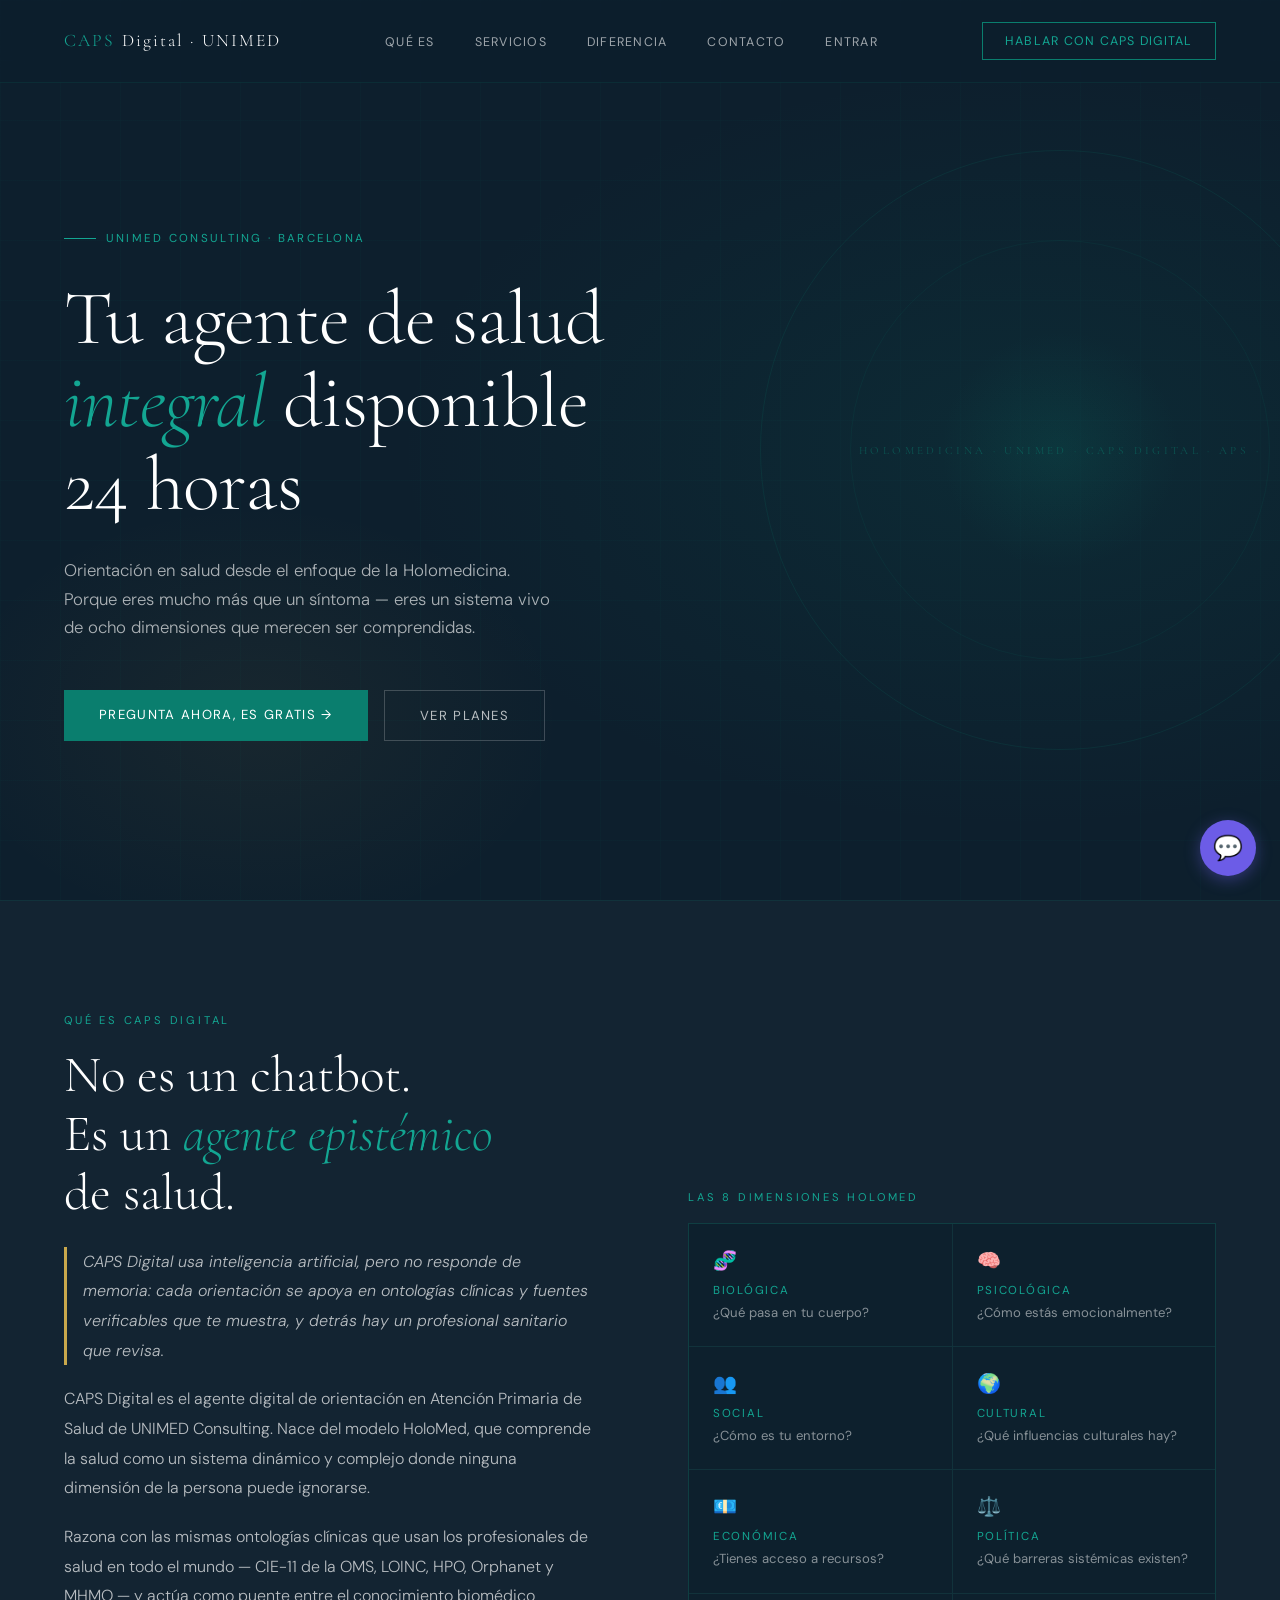
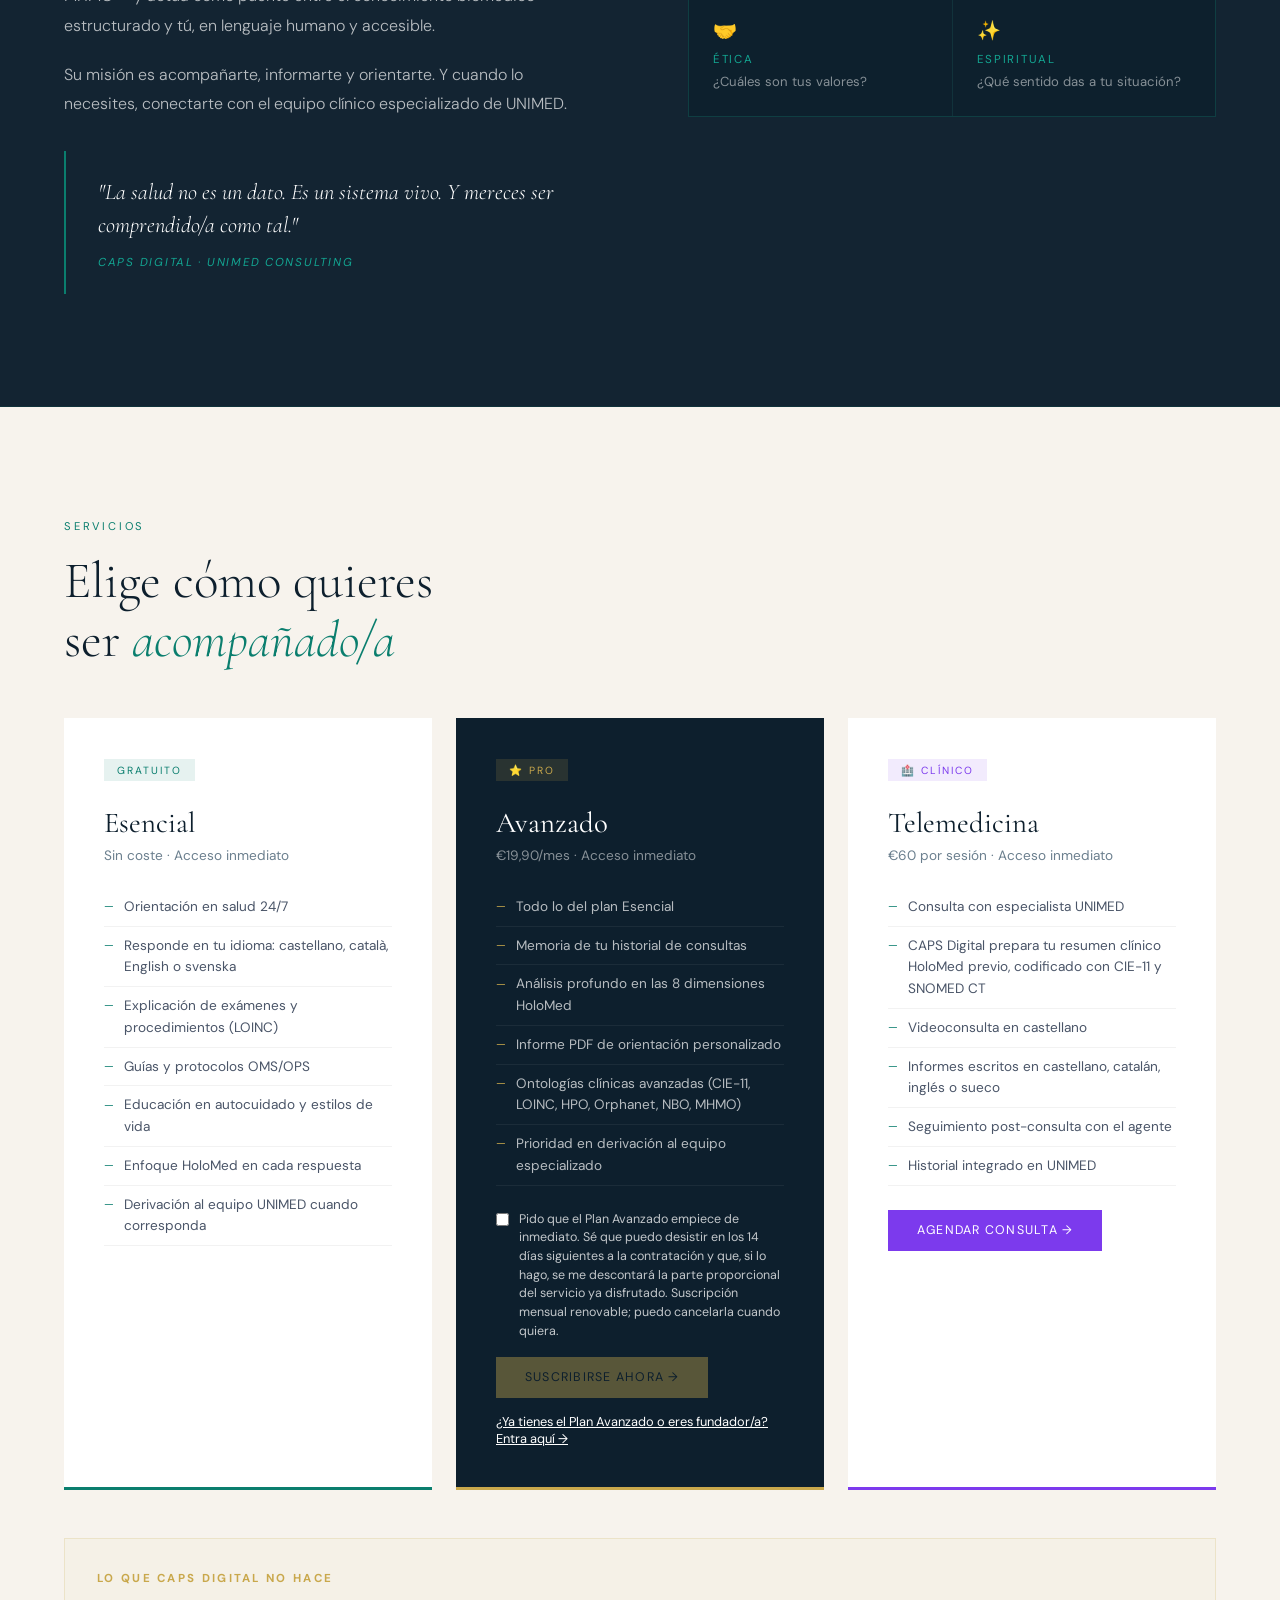
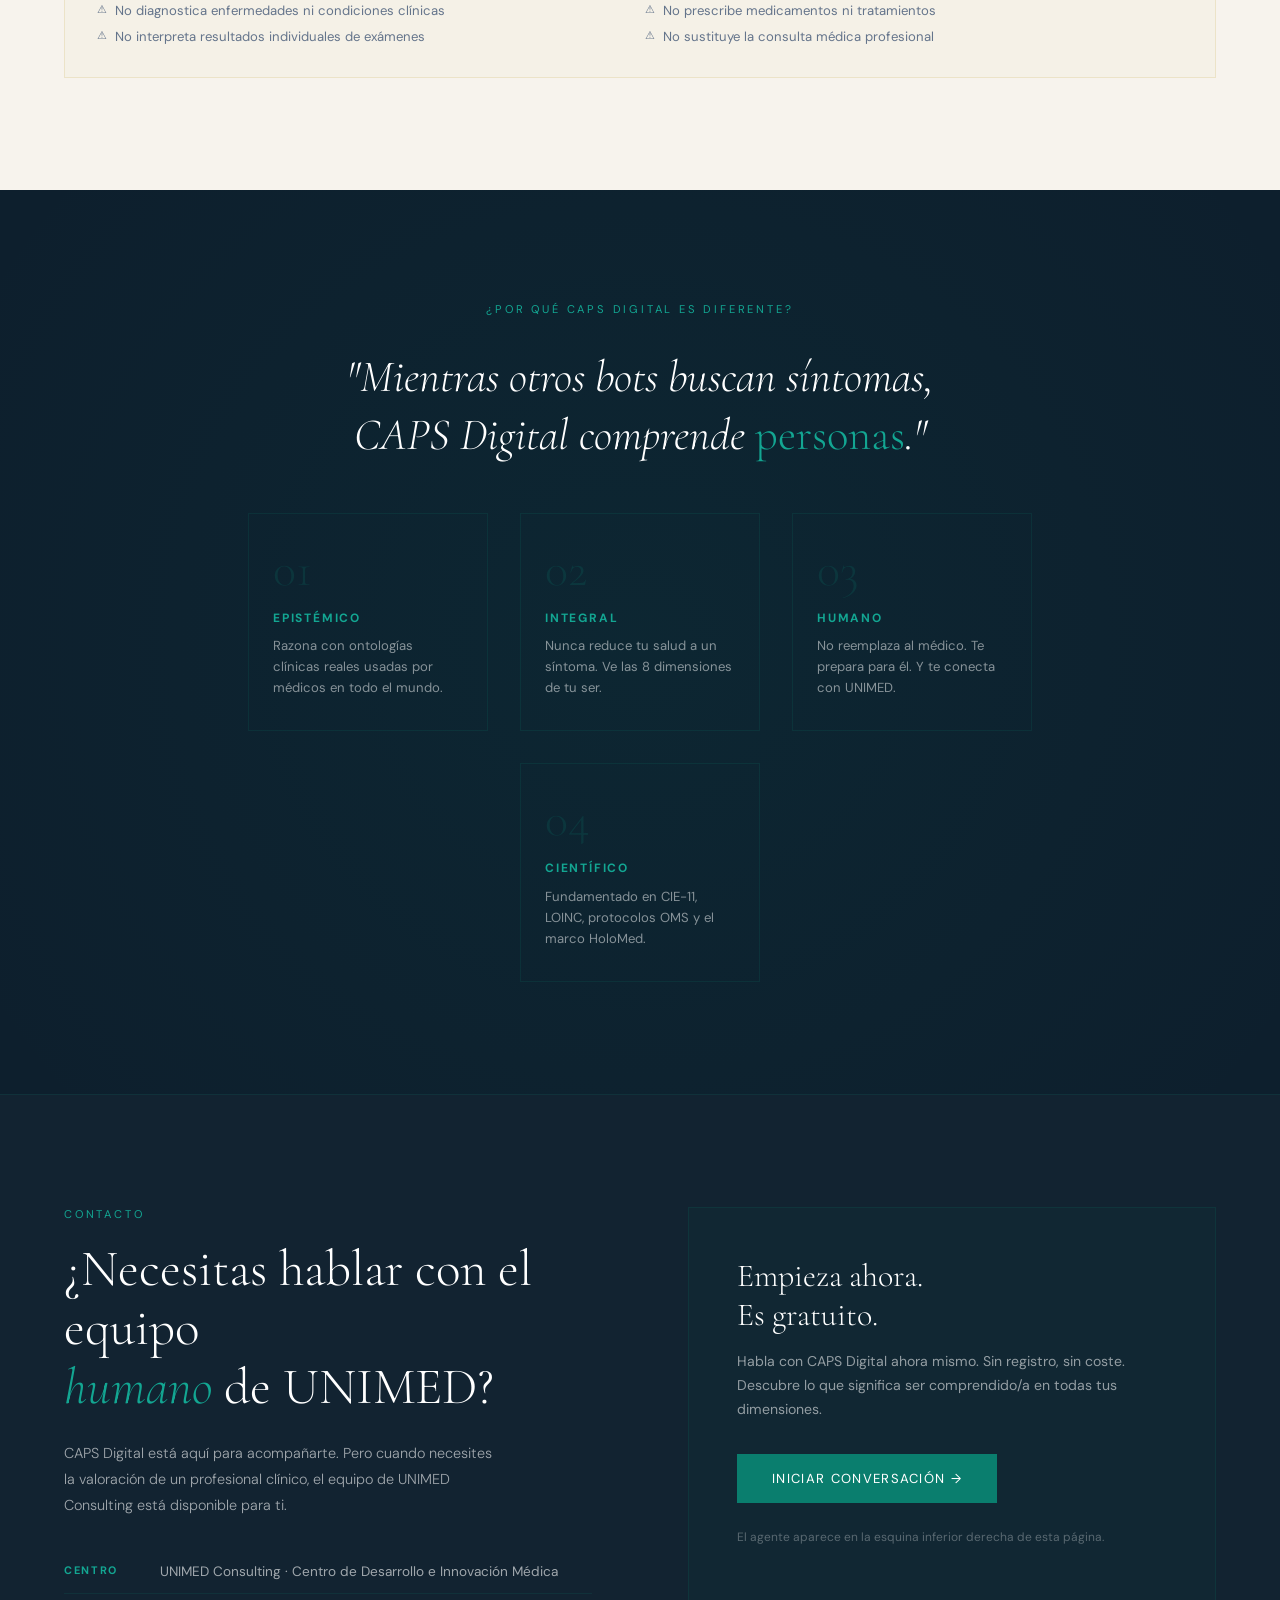
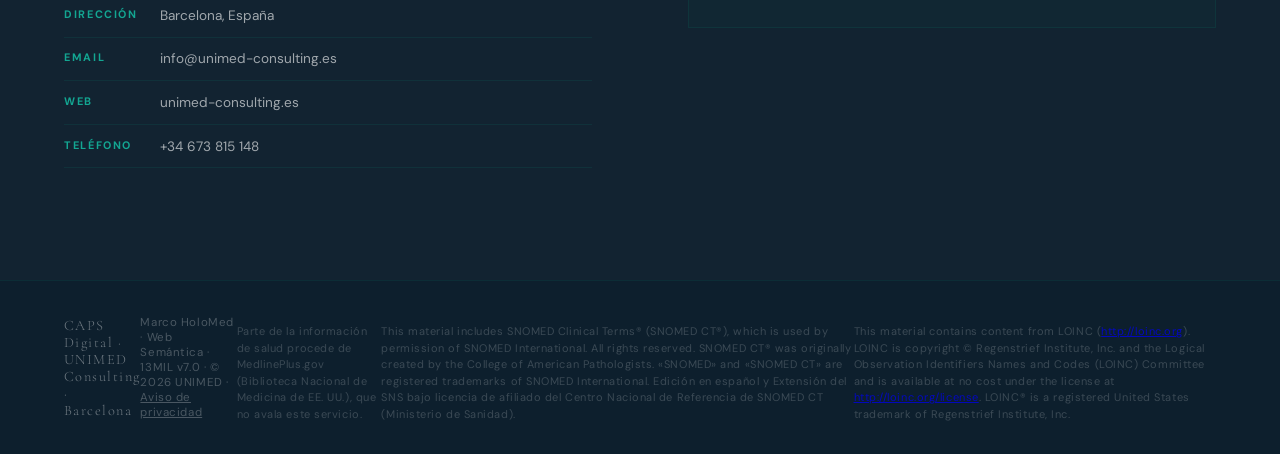
<file: index.html>
<!DOCTYPE html>
<html lang="es">
<head>
<meta charset="UTF-8" />
<meta name="viewport" content="width=device-width, initial-scale=1.0" />
<title>CAPS Digital — UNIMED Consulting</title>
<link href="https://fonts.googleapis.com/css2?family=Cormorant+Garamond:ital,wght@0,300;0,400;0,600;1,300;1,400&family=DM+Sans:wght@300;400;500&display=swap" rel="stylesheet" />
<style>
:root {
  --ink: #0d1f2d;
  --teal: #0a7e6e;
  --teal-light: #13a692;
  --gold: #c9a84c;
  --cream: #f7f3ed;
  --white: #ffffff;
  --muted: #6b7f8e;
  --border: rgba(10,126,110,0.15);
}
*, *::before, *::after { box-sizing: border-box; margin: 0; padding: 0; }
html { scroll-behavior: smooth; }
body {
  font-family: 'DM Sans', sans-serif;
  background: var(--ink);
  color: var(--white);
  overflow-x: hidden;
}
/* ── NAV ── */
nav {
  position: fixed; top: 0; left: 0; right: 0; z-index: 100;
  display: flex; align-items: center; justify-content: space-between;
  padding: 1.4rem 4rem;
  background: rgba(13,31,45,0.85);
  backdrop-filter: blur(16px);
  border-bottom: 1px solid var(--border);
}
.nav-logo {
  font-family: 'Cormorant Garamond', serif;
  font-size: 1.1rem; font-weight: 300; letter-spacing: 0.12em;
  color: var(--white); text-decoration: none;
}
.nav-logo span { color: var(--teal-light); }
.nav-links { display: flex; gap: 2.5rem; list-style: none; }
.nav-links a {
  font-size: 0.78rem; letter-spacing: 0.1em; text-transform: uppercase;
  color: rgba(255,255,255,0.6); text-decoration: none;
  transition: color 0.3s;
}
.nav-links a:hover { color: var(--teal-light); }
.nav-cta {
  font-size: 0.78rem; letter-spacing: 0.1em; text-transform: uppercase;
  padding: 0.6rem 1.4rem;
  border: 1px solid var(--teal);
  color: var(--teal-light); text-decoration: none;
  transition: all 0.3s;
}
.nav-cta:hover { background: var(--teal); color: var(--white); }
/* ── HERO ── */
.hero {
  min-height: 100vh;
  display: flex; align-items: center;
  padding: 8rem 4rem 4rem;
  position: relative; overflow: hidden;
}
.hero::before {
  content: '';
  position: absolute; inset: 0;
  background: radial-gradient(ellipse 70% 60% at 80% 50%, rgba(10,126,110,0.12) 0%, transparent 70%),
              radial-gradient(ellipse 40% 40% at 20% 80%, rgba(201,168,76,0.06) 0%, transparent 60%);
}
.hero-grid {
  position: absolute; inset: 0;
  background-image:
    linear-gradient(rgba(10,126,110,0.04) 1px, transparent 1px),
    linear-gradient(90deg, rgba(10,126,110,0.04) 1px, transparent 1px);
  background-size: 60px 60px;
}
.hero-content { position: relative; z-index: 2; max-width: 700px; }
.hero-tag {
  display: inline-flex; align-items: center; gap: 0.6rem;
  font-size: 0.72rem; letter-spacing: 0.2em; text-transform: uppercase;
  color: var(--teal-light);
  margin-bottom: 2rem;
}
.hero-tag::before {
  content: '';
  display: block; width: 2rem; height: 1px;
  background: var(--teal-light);
}
h1 {
  font-family: 'Cormorant Garamond', serif;
  font-size: clamp(3rem, 6vw, 5.5rem);
  font-weight: 300; line-height: 1.08;
  letter-spacing: -0.01em;
  margin-bottom: 1.8rem;
}
h1 em { font-style: italic; color: var(--teal-light); }
.hero-sub {
  font-size: 1.05rem; font-weight: 300; line-height: 1.7;
  color: rgba(255,255,255,0.65);
  max-width: 520px;
  margin-bottom: 3rem;
}
.hero-actions { display: flex; gap: 1rem; flex-wrap: wrap; }
.btn-primary {
  padding: 1rem 2.2rem;
  background: var(--teal);
  color: var(--white); text-decoration: none;
  font-size: 0.82rem; letter-spacing: 0.1em; text-transform: uppercase;
  transition: all 0.3s;
  border: none; cursor: pointer;
}
.btn-primary:hover { background: var(--teal-light); transform: translateY(-2px); }
.btn-secondary {
  padding: 1rem 2.2rem;
  border: 1px solid rgba(255,255,255,0.2);
  color: rgba(255,255,255,0.7); text-decoration: none;
  font-size: 0.82rem; letter-spacing: 0.1em; text-transform: uppercase;
  transition: all 0.3s;
}
.btn-secondary:hover { border-color: var(--teal-light); color: var(--teal-light); }
/* decorative circle */
.hero-orb {
  position: absolute; right: -5rem; top: 50%; transform: translateY(-50%);
  width: 600px; height: 600px;
  border-radius: 50%;
  border: 1px solid rgba(10,126,110,0.15);
  display: flex; align-items: center; justify-content: center;
}
.hero-orb::before {
  content: ''; position: absolute;
  width: 420px; height: 420px;
  border-radius: 50%;
  border: 1px solid rgba(10,126,110,0.1);
}
.hero-orb::after {
  content: ''; position: absolute;
  width: 240px; height: 240px;
  border-radius: 50%;
  background: radial-gradient(circle, rgba(10,126,110,0.15), transparent 70%);
}
.orb-text {
  font-family: 'Cormorant Garamond', serif;
  font-size: 0.7rem; letter-spacing: 0.3em; text-transform: uppercase;
  color: rgba(10,126,110,0.5);
  position: absolute;
  animation: orbit 30s linear infinite;
}
@keyframes orbit { from { transform: rotate(0deg) translateX(180px) rotate(0deg); } to { transform: rotate(360deg) translateX(180px) rotate(-360deg); } }
/* ── SECTION BASE ── */
section { padding: 7rem 4rem; }
.section-tag {
  font-size: 0.7rem; letter-spacing: 0.25em; text-transform: uppercase;
  color: var(--teal-light); margin-bottom: 1.2rem;
}
h2 {
  font-family: 'Cormorant Garamond', serif;
  font-size: clamp(2.2rem, 4vw, 3.5rem);
  font-weight: 300; line-height: 1.15;
  margin-bottom: 1.5rem;
}
h2 em { font-style: italic; color: var(--teal-light); }
/* ── ABOUT ── */
.about {
  background: rgba(255,255,255,0.025);
  border-top: 1px solid var(--border);
  border-bottom: 1px solid var(--border);
}
.about-inner {
  display: grid; grid-template-columns: 1fr 1fr; gap: 6rem;
  align-items: center;
}
.about-text p {
  font-size: 1rem; line-height: 1.85; font-weight: 300;
  color: rgba(255,255,255,0.7);
  margin-bottom: 1.2rem;
}
.about-quote {
  border-left: 2px solid var(--teal);
  padding: 1.5rem 2rem; margin-top: 2rem;
}
.about-quote p {
  font-family: 'Cormorant Garamond', serif;
  font-size: 1.4rem; font-style: italic; font-weight: 300;
  line-height: 1.5;
  color: var(--white) !important;
  margin: 0 !important;
}
.about-quote cite {
  display: block; margin-top: 0.8rem;
  font-size: 0.72rem; letter-spacing: 0.15em; text-transform: uppercase;
  color: var(--teal-light);
}
/* 8 dimensiones */
.dims-grid {
  display: grid; grid-template-columns: 1fr 1fr; gap: 1px;
  background: var(--border);
  border: 1px solid var(--border);
}
.dim-card {
  background: rgba(13,31,45,0.95);
  padding: 1.5rem;
  transition: background 0.3s;
}
.dim-card:hover { background: rgba(10,126,110,0.08); }
.dim-icon { font-size: 1.2rem; margin-bottom: 0.6rem; }
.dim-name {
  font-size: 0.72rem; letter-spacing: 0.15em; text-transform: uppercase;
  color: var(--teal-light); margin-bottom: 0.3rem;
}
.dim-q {
  font-size: 0.82rem; color: rgba(255,255,255,0.5); line-height: 1.5;
}
/* ── SERVICES ── */
.services { background: var(--cream); color: var(--ink); }
.services h2 { color: var(--ink); }
.services h2 em { color: var(--teal); }
.services .section-tag { color: var(--teal); }
.tiers {
  display: grid; grid-template-columns: repeat(3, 1fr);
  gap: 1.5rem; margin-top: 3rem;
}
.tier {
  background: var(--white);
  padding: 2.5rem;
  position: relative;
  transition: transform 0.3s;
  border-bottom: 3px solid transparent;
}
.tier:hover { transform: translateY(-6px); }
.tier-basic { border-bottom-color: var(--teal); }
.tier-pro { border-bottom-color: var(--gold); background: var(--ink); color: var(--white); }
.tier-tele { border-bottom-color: #7c3aed; }
.tier-badge {
  display: inline-block;
  font-size: 0.65rem; letter-spacing: 0.2em; text-transform: uppercase;
  padding: 0.3rem 0.8rem;
  margin-bottom: 1.5rem;
}
.tier-basic .tier-badge { background: rgba(10,126,110,0.1); color: var(--teal); }
.tier-pro .tier-badge { background: rgba(201,168,76,0.15); color: var(--gold); }
.tier-tele .tier-badge { background: rgba(124,58,237,0.1); color: #7c3aed; }
.tier h3 {
  font-family: 'Cormorant Garamond', serif;
  font-size: 1.8rem; font-weight: 400;
  margin-bottom: 0.4rem;
}
.tier-price {
  font-size: 0.85rem; color: var(--muted);
  margin-bottom: 1.5rem;
}
.tier-pro .tier-price { color: rgba(255,255,255,0.5); }
.tier-features { list-style: none; }
.tier-features li {
  font-size: 0.85rem; line-height: 1.6;
  padding: 0.5rem 0;
  border-bottom: 1px solid rgba(0,0,0,0.05);
  display: flex; align-items: flex-start; gap: 0.6rem;
  color: #4a5568;
}
.tier-pro .tier-features li {
  color: rgba(255,255,255,0.7);
  border-bottom-color: rgba(255,255,255,0.06);
}
.tier-features li::before {
  content: '—'; color: var(--teal); flex-shrink: 0;
  font-size: 0.7rem; margin-top: 0.15rem;
}
.tier-pro .tier-features li::before { color: var(--gold); }
/* ── LIMITS ── */
.limits-box {
  margin-top: 3rem;
  padding: 2rem;
  border: 1px solid rgba(201,168,76,0.2);
  background: rgba(201,168,76,0.04);
}
.limits-box h4 {
  font-size: 0.72rem; letter-spacing: 0.2em; text-transform: uppercase;
  color: var(--gold); margin-bottom: 1rem;
}
.limits-grid { display: grid; grid-template-columns: repeat(2, 1fr); gap: 0.6rem; }
.limit-item {
  font-size: 0.82rem; color: #64748b;
  display: flex; gap: 0.5rem;
}
.limit-item::before { content: '⚠'; font-size: 0.7rem; }
/* ── DIFFERENTIATOR ── */
.diff { position: relative; overflow: hidden; }
.diff::before {
  content: '';
  position: absolute; inset: 0;
  background: radial-gradient(ellipse 60% 80% at 50% 50%, rgba(10,126,110,0.08), transparent);
}
.diff-inner { position: relative; z-index: 2; text-align: center; max-width: 800px; margin: 0 auto; }
.big-quote {
  font-family: 'Cormorant Garamond', serif;
  font-size: clamp(1.8rem, 3.5vw, 3rem);
  font-style: italic; font-weight: 300;
  line-height: 1.3; color: var(--white);
  margin: 2rem 0;
}
.big-quote em { color: var(--teal-light); font-style: normal; }
.diff-pillars {
  display: flex; gap: 2rem; justify-content: center;
  flex-wrap: wrap; margin-top: 3rem;
}
.pillar {
  flex: 1; min-width: 200px; max-width: 240px;
  padding: 2rem 1.5rem;
  border: 1px solid var(--border);
  text-align: left;
  transition: border-color 0.3s;
}
.pillar:hover { border-color: var(--teal); }
.pillar-num {
  font-family: 'Cormorant Garamond', serif;
  font-size: 3rem; font-weight: 300;
  color: rgba(10,126,110,0.2);
  line-height: 1; margin-bottom: 1rem;
}
.pillar h4 {
  font-size: 0.75rem; letter-spacing: 0.15em; text-transform: uppercase;
  color: var(--teal-light); margin-bottom: 0.6rem;
}
.pillar p { font-size: 0.82rem; color: rgba(255,255,255,0.5); line-height: 1.6; }
/* ── CONTACT ── */
.contact {
  background: rgba(255,255,255,0.02);
  border-top: 1px solid var(--border);
}
.contact-inner {
  display: grid; grid-template-columns: 1fr 1fr; gap: 6rem;
  align-items: start;
}
.contact-info p {
  font-size: 0.9rem; line-height: 1.8; font-weight: 300;
  color: rgba(255,255,255,0.6);
  margin-bottom: 2rem;
}
.contact-details { list-style: none; }
.contact-details li {
  font-size: 0.85rem; padding: 0.8rem 0;
  border-bottom: 1px solid var(--border);
  display: flex; gap: 1rem;
  color: rgba(255,255,255,0.6);
}
.contact-details li strong {
  font-size: 0.68rem; letter-spacing: 0.15em; text-transform: uppercase;
  color: var(--teal-light); min-width: 5rem;
}
.contact-cta {
  padding: 3rem;
  border: 1px solid var(--border);
  background: rgba(10,126,110,0.04);
}
.contact-cta h3 {
  font-family: 'Cormorant Garamond', serif;
  font-size: 2rem; font-weight: 300; margin-bottom: 1rem;
}
.contact-cta p {
  font-size: 0.88rem; color: rgba(255,255,255,0.55); line-height: 1.7;
  margin-bottom: 2rem;
}
/* ── FOOTER ── */
footer {
  padding: 2rem 4rem;
  border-top: 1px solid var(--border);
  display: flex; align-items: center; justify-content: space-between;
}
.footer-logo {
  font-family: 'Cormorant Garamond', serif;
  font-size: 0.9rem; font-weight: 300; letter-spacing: 0.1em;
  color: rgba(255,255,255,0.4);
}
.footer-note {
  font-size: 0.72rem; color: rgba(255,255,255,0.25); letter-spacing: 0.05em;
}
/* ── ANIMATIONS ── */
@keyframes fadeUp {
  from { opacity: 0; transform: translateY(30px); }
  to   { opacity: 1; transform: translateY(0); }
}
.hero-content > * {
  opacity: 0;
  animation: fadeUp 0.8s ease forwards;
}
.hero-tag { animation-delay: 0.1s; }
.hero-content h1 { animation-delay: 0.25s; }
.hero-sub { animation-delay: 0.4s; }
.hero-actions { animation-delay: 0.55s; }
/* ── RESPONSIVE ── */
@media (max-width: 900px) {
  nav { padding: 1.2rem 2rem; }
  .nav-links, .nav-cta { display: none; }
  section { padding: 5rem 2rem; }
  .hero { padding: 7rem 2rem 4rem; }
  .hero-orb { display: none; }
  .about-inner, .contact-inner { grid-template-columns: 1fr; gap: 3rem; }
  .tiers { grid-template-columns: 1fr; }
  .dims-grid { grid-template-columns: 1fr; }
  footer { flex-direction: column; gap: 0.5rem; text-align: center; }
}
</style>
</head>
<body>
<!-- NAV -->
<nav>
  <a class="nav-logo" href="#"><span>CAPS</span> Digital · UNIMED</a>
  <ul class="nav-links">
    <li><a href="#about">Qué es</a></li>
    <li><a href="#services">Servicios</a></li>
    <li><a href="#diferencia">Diferencia</a></li>
    <li><a href="#contacto">Contacto</a></li>
    <li><a href="/avanzado/">Entrar</a></li>
  </ul>
  <a class="nav-cta" href="#contacto">Hablar con CAPS Digital</a>
</nav>
<!-- HERO -->
<section class="hero">
  <div class="hero-grid"></div>
  <div class="hero-content">
    <div class="hero-tag">UNIMED Consulting · Barcelona</div>
    <h1>Tu agente de salud<br /><em>integral</em> disponible<br />24 horas</h1>
    <p class="hero-sub">
      Orientación en salud desde el enfoque de la Holomedicina.<br>
      Porque eres mucho más que un síntoma — eres un sistema vivo<br>
      de ocho dimensiones que merecen ser comprendidas.
    </p>
    <div class="hero-actions">
      <a href="#" class="btn-primary" onclick="event.preventDefault(); abrirChat();">Pregunta ahora, es gratis →</a>
      <a href="#services" class="btn-secondary">Ver planes</a>
    </div>
  </div>
  <div class="hero-orb">
    <span class="orb-text">HOLOMEDICINA · UNIMED · CAPS DIGITAL · APS ·</span>
  </div>
</section>
<!-- ABOUT -->
<section class="about" id="about">
  <div class="about-inner">
    <div class="about-text">
      <div class="section-tag">Qué es CAPS Digital</div>
      <h2>No es un chatbot.<br />Es un <em>agente epistémico</em><br />de salud.</h2>
      <p style="border-left:3px solid var(--gold);padding-left:1rem;font-style:italic;">
        CAPS Digital usa inteligencia artificial, pero no responde de memoria: cada orientación
        se apoya en ontologías clínicas y fuentes verificables que te muestra, y detrás hay un
        profesional sanitario que revisa.
      </p>
      <p>
        CAPS Digital es el agente digital de orientación en Atención Primaria de Salud
        de UNIMED Consulting. Nace del modelo HoloMed, que comprende la salud como un
        sistema dinámico y complejo donde ninguna dimensión de la persona puede ignorarse.
      </p>
      <p>
        Razona con las mismas ontologías clínicas que usan los profesionales de salud
        en todo el mundo — CIE-11 de la OMS, LOINC, HPO, Orphanet y MHMO — y actúa como puente entre el
        conocimiento biomédico estructurado y tú, en lenguaje humano y accesible.
      </p>
      <p>
        Su misión es acompañarte, informarte y orientarte. Y cuando lo necesites,
        conectarte con el equipo clínico especializado de UNIMED.
      </p>
      <div class="about-quote">
        <p>"La salud no es un dato. Es un sistema vivo. Y mereces ser comprendido/a como tal."</p>
        <cite>CAPS Digital · UNIMED Consulting</cite>
      </div>
    </div>
    <div>
      <div class="section-tag" style="margin-bottom:1.2rem">Las 8 Dimensiones HoloMed</div>
      <div class="dims-grid">
        <div class="dim-card"><div class="dim-icon">🧬</div><div class="dim-name">Biológica</div><div class="dim-q">¿Qué pasa en tu cuerpo?</div></div>
        <div class="dim-card"><div class="dim-icon">🧠</div><div class="dim-name">Psicológica</div><div class="dim-q">¿Cómo estás emocionalmente?</div></div>
        <div class="dim-card"><div class="dim-icon">👥</div><div class="dim-name">Social</div><div class="dim-q">¿Cómo es tu entorno?</div></div>
        <div class="dim-card"><div class="dim-icon">🌍</div><div class="dim-name">Cultural</div><div class="dim-q">¿Qué influencias culturales hay?</div></div>
        <div class="dim-card"><div class="dim-icon">💶</div><div class="dim-name">Económica</div><div class="dim-q">¿Tienes acceso a recursos?</div></div>
        <div class="dim-card"><div class="dim-icon">⚖️</div><div class="dim-name">Política</div><div class="dim-q">¿Qué barreras sistémicas existen?</div></div>
        <div class="dim-card"><div class="dim-icon">🤝</div><div class="dim-name">Ética</div><div class="dim-q">¿Cuáles son tus valores?</div></div>
        <div class="dim-card"><div class="dim-icon">✨</div><div class="dim-name">Espiritual</div><div class="dim-q">¿Qué sentido das a tu situación?</div></div>
      </div>
    </div>
  </div>
</section>
<!-- SERVICES -->
<section class="services" id="services">
  <div class="section-tag">Servicios</div>
  <h2>Elige cómo quieres<br />ser <em>acompañado/a</em></h2>
  <div class="tiers">
    <!-- BÁSICO -->
    <div class="tier tier-basic">
      <div class="tier-badge">Gratuito</div>
      <h3>Esencial</h3>
      <div class="tier-price">Sin coste · Acceso inmediato</div>
      <ul class="tier-features">
        <li>Orientación en salud 24/7</li>
        <li>Responde en tu idioma: castellano, català, English o svenska</li>
        <li>Explicación de exámenes y procedimientos (LOINC)</li>
        <li>Guías y protocolos OMS/OPS</li>
        <li>Educación en autocuidado y estilos de vida</li>
        <li>Enfoque HoloMed en cada respuesta</li>
        <li>Derivación al equipo UNIMED cuando corresponda</li>
      </ul>
    </div>
    <!-- PRO -->
    <div class="tier tier-pro">
      <div class="tier-badge">⭐ Pro</div>
      <h3>Avanzado</h3>
      <div class="tier-price">€19,90/mes · Acceso inmediato</div>
      <ul class="tier-features">
        <li>Todo lo del plan Esencial</li>
        <li>Memoria de tu historial de consultas</li>
        <li>Análisis profundo en las 8 dimensiones HoloMed</li>
        <li>Informe PDF de orientación personalizado</li>
        <li>Ontologías clínicas avanzadas (CIE-11, LOINC, HPO, Orphanet, NBO, MHMO)</li>
        <li>Prioridad en derivación al equipo especializado</li>
      </ul>
      <label style="display:flex;gap:0.6rem;align-items:flex-start;margin-top:1.5rem;font-size:0.78rem;line-height:1.5;color:rgba(255,255,255,0.75);cursor:pointer;">
        <input type="checkbox" id="consInicio" style="margin-top:0.2rem;flex-shrink:0;accent-color:var(--gold);">
        <span>Pido que el Plan Avanzado empiece de inmediato. Sé que puedo desistir en los 14 días siguientes a la contratación y que, si lo hago, se me descontará la parte proporcional del servicio ya disfrutado. Suscripción mensual renovable; puedo cancelarla cuando quiera.</span>
      </label>
      <a id="btnSuscribir" href="https://buy.stripe.com/14A9ATgK7cQb6JH8YXgA807" target="_blank" aria-disabled="true" style="display:inline-block;margin-top:1rem;padding:0.8rem 1.8rem;background:var(--gold);color:var(--ink);text-decoration:none;font-size:0.78rem;letter-spacing:0.1em;text-transform:uppercase;opacity:0.4;cursor:not-allowed;">Suscribirse ahora →</a>
      <script>
        (function () {
          var c = document.getElementById('consInicio'), b = document.getElementById('btnSuscribir');
          function act() { b.style.opacity = c.checked ? '1' : '0.4'; b.style.cursor = c.checked ? 'pointer' : 'not-allowed'; b.setAttribute('aria-disabled', c.checked ? 'false' : 'true'); }
          c.addEventListener('change', act);
          b.addEventListener('click', function (e) { if (!c.checked) { e.preventDefault(); c.focus(); c.parentElement.style.color = 'var(--gold)'; } });
          act();
        })();
      </script>
      <p style="margin-top:0.9rem;font-size:0.8rem;"><a href="/avanzado/" style="color:inherit;">¿Ya tienes el Plan Avanzado o eres fundador/a? Entra aquí →</a></p>
    </div>
    <!-- TELEMEDICINA -->
    <div class="tier tier-tele">
      <div class="tier-badge">🏥 Clínico</div>
      <h3>Telemedicina</h3>
      <div class="tier-price">€60 por sesión · Acceso inmediato</div>
      <ul class="tier-features">
        <li>Consulta con especialista UNIMED</li>
        <li>CAPS Digital prepara tu resumen clínico HoloMed previo, codificado con CIE-11 y SNOMED CT</li>
        <li>Videoconsulta en castellano</li>
        <li>Informes escritos en castellano, catalán, inglés o sueco</li>
        <li>Seguimiento post-consulta con el agente</li>
        <li>Historial integrado en UNIMED</li>
      </ul>
      <a href="https://cal.com/samuel-carmona-c8fagj/telemedicina-caps" target="_blank" style="display:inline-block;margin-top:1.5rem;padding:0.8rem 1.8rem;background:#7c3aed;color:#ffffff;text-decoration:none;font-size:0.78rem;letter-spacing:0.1em;text-transform:uppercase;">Agendar consulta →</a>
    </div>
  </div>
  <div class="limits-box">
    <h4>Lo que CAPS Digital no hace</h4>
    <div class="limits-grid">
      <div class="limit-item">No diagnostica enfermedades ni condiciones clínicas</div>
      <div class="limit-item">No prescribe medicamentos ni tratamientos</div>
      <div class="limit-item">No interpreta resultados individuales de exámenes</div>
      <div class="limit-item">No sustituye la consulta médica profesional</div>
    </div>
  </div>
</section>
<!-- DIFFERENTIATOR -->
<section class="diff" id="diferencia">
  <div class="diff-inner">
    <div class="section-tag" style="text-align:center">¿Por qué CAPS Digital es diferente?</div>
    <div class="big-quote">
      "Mientras otros bots buscan síntomas,<br />
      CAPS Digital comprende <em>personas</em>."
    </div>
    <div class="diff-pillars">
      <div class="pillar">
        <div class="pillar-num">01</div>
        <h4>Epistémico</h4>
        <p>Razona con ontologías clínicas reales usadas por médicos en todo el mundo.</p>
      </div>
      <div class="pillar">
        <div class="pillar-num">02</div>
        <h4>Integral</h4>
        <p>Nunca reduce tu salud a un síntoma. Ve las 8 dimensiones de tu ser.</p>
      </div>
      <div class="pillar">
        <div class="pillar-num">03</div>
        <h4>Humano</h4>
        <p>No reemplaza al médico. Te prepara para él. Y te conecta con UNIMED.</p>
      </div>
      <div class="pillar">
        <div class="pillar-num">04</div>
        <h4>Científico</h4>
        <p>Fundamentado en CIE-11, LOINC, protocolos OMS y el marco HoloMed.</p>
      </div>
    </div>
  </div>
</section>
<!-- CONTACT -->
<section class="contact" id="contacto">
  <div class="contact-inner">
    <div class="contact-info">
      <div class="section-tag">Contacto</div>
      <h2>¿Necesitas hablar con el equipo<br /><em>humano</em> de UNIMED?</h2>
      <p>
        CAPS Digital está aquí para acompañarte. Pero cuando necesites<br>
        la valoración de un profesional clínico, el equipo de UNIMED<br>
        Consulting está disponible para ti.
      </p>
      <ul class="contact-details">
        <li><strong>Centro</strong> UNIMED Consulting · Centro de Desarrollo e Innovación Médica</li>
        <li><strong>Dirección</strong> Barcelona, España</li>
        <li><strong>Email</strong> info@unimed-consulting.es</li>
        <li><strong>Web</strong> unimed-consulting.es</li>
        <li><strong>Teléfono</strong> +34 673 815 148</li>
      </ul>
    </div>
    <div class="contact-cta">
      <h3>Empieza ahora.<br />Es gratuito.</h3>
      <p>
        Habla con CAPS Digital ahora mismo. Sin registro, sin coste.<br>
        Descubre lo que significa ser comprendido/a en todas tus dimensiones.
      </p>
      <a href="#" onclick="document.getElementById('caps-bubble').click(); return false;" class="btn-primary" style="display:inline-block">
        Iniciar conversación →
      </a>
      <p style="margin-top:1.5rem; font-size:0.75rem; color:rgba(255,255,255,0.3);">
        El agente aparece en la esquina inferior derecha de esta página.
      </p>
    </div>
  </div>
</section>
<!-- FOOTER -->
<footer>
  <div class="footer-logo">CAPS Digital · UNIMED Consulting · Barcelona</div>
  <div class="footer-note">Marco HoloMed · Web Semántica · 13MIL v7.0 · © 2026 UNIMED · <a href="/privacidad/" style="color:inherit">Aviso de privacidad</a></div>
  <div class="footer-note" style="font-size:11px;opacity:.75;max-width:760px;margin:10px auto 0;line-height:1.5">Parte de la información de salud procede de MedlinePlus.gov (Biblioteca Nacional de Medicina de EE. UU.), que no avala este servicio.</div>
  <div class="footer-note" style="font-size:11px;opacity:.75;max-width:760px;margin:10px auto 0;line-height:1.5">This material includes SNOMED Clinical Terms® (SNOMED CT®), which is used by permission of SNOMED International. All rights reserved. SNOMED CT® was originally created by the College of American Pathologists. «SNOMED» and «SNOMED CT» are registered trademarks of SNOMED International. Edición en español y Extensión del SNS bajo licencia de afiliado del Centro Nacional de Referencia de SNOMED CT (Ministerio de Sanidad).</div>
  <div class="footer-note" style="font-size:11px;opacity:.75;max-width:760px;margin:10px auto 0;line-height:1.5">This material contains content from LOINC (<a href="https://loinc.org">http://loinc.org</a>). LOINC is copyright © Regenstrief Institute, Inc. and the Logical Observation Identifiers Names and Codes (LOINC) Committee and is available at no cost under the license at <a href="https://loinc.org/license">http://loinc.org/license</a>. LOINC® is a registered United States trademark of Regenstrief Institute, Inc.</div>
</footer>
<!-- ═══════════════════════════════════════════════ -->
<!-- CAPS Digital Widget — INDEPENDIENTE            -->
<!-- Servidor: Supabase · función caps-esencial -->
<!-- Reemplaza completamente a YouNet AI              -->
<!-- ═══════════════════════════════════════════════ -->
<style>
  #caps-bubble {
    position: fixed;
    bottom: 24px;
    right: 24px;
    width: 56px;
    height: 56px;
    border-radius: 50%;
    background: #6C5CE7;
    color: white;
    border: none;
    font-size: 24px;
    cursor: pointer;
    z-index: 9999;
    box-shadow: 0 4px 16px rgba(108,92,231,0.4);
    transition: transform 0.2s;
    display: flex;
    align-items: center;
    justify-content: center;
  }
  #caps-bubble:hover { transform: scale(1.1); }
  #caps-chat {
    display: none;
    position: fixed;
    bottom: 92px;
    right: 24px;
    width: 360px;
    height: 500px;
    border-radius: 16px;
    box-shadow: 0 8px 40px rgba(0,0,0,0.15);
    background: white;
    z-index: 9998;
    overflow: hidden;
    font-family: -apple-system, BlinkMacSystemFont, 'Segoe UI', sans-serif;
  }
  #caps-header {
    background: #6C5CE7;
    color: white;
    padding: 16px;
    font-weight: 600;
    font-size: 15px;
    display: flex;
    align-items: center;
    gap: 8px;
  }
  #caps-close {
    margin-left: auto;
    background: none;
    border: none;
    color: white;
    font-size: 20px;
    cursor: pointer;
  }
  #caps-messages {
    height: 360px;
    overflow-y: auto;
    padding: 16px;
    background: #f8f9fa;
  }
  .caps-msg {
    margin-bottom: 12px;
    max-width: 85%;
    padding: 10px 14px;
    border-radius: 14px;
    font-size: 14px;
    line-height: 1.5;
  }
  .caps-user {
    background: #6C5CE7;
    color: white;
    margin-left: auto;
    border-bottom-right-radius: 4px;
  }
  .caps-bot {
    background: white;
    color: #333;
    border-bottom-left-radius: 4px;
    box-shadow: 0 1px 3px rgba(0,0,0,0.08);
  }
  #caps-input-area {
    display: flex;
    padding: 12px;
    border-top: 1px solid #eee;
    background: white;
  }
  #caps-input {
    flex: 1;
    border: 1px solid #ddd;
    border-radius: 20px;
    padding: 10px 16px;
    font-size: 14px;
    outline: none;
  }
  #caps-input:focus { border-color: #6C5CE7; }
  #caps-send {
    background: #6C5CE7;
    color: white;
    border: none;
    border-radius: 50%;
    width: 40px;
    height: 40px;
    margin-left: 8px;
    cursor: pointer;
    font-size: 16px;
  }
  #caps-powered {
    text-align: center;
    font-size: 11px;
    color: #aaa;
    padding: 4px;
    background: #f8f9fa;
  }
  .caps-ejemplos { display: flex; flex-direction: column; gap: 6px; margin-top: 10px; }
  .caps-ejemplos button {
    text-align: left; font: inherit; font-size: 0.82em; line-height: 1.35;
    padding: 7px 10px; border-radius: 10px; cursor: pointer;
    border: 1px solid rgba(108,92,231,0.45); background: #f6f4ff; color: #4b3fc4;
  }
  .caps-ejemplos button:hover { background: #ebe7ff; }
</style>
<button id="caps-bubble" onclick="toggleChat()">💬</button>
<div id="caps-chat">
  <div id="caps-header">
    🧬 CAPS Digital
    <button id="caps-close" onclick="toggleChat()">✕</button>
  </div>
  <div id="caps-messages">
    <div class="caps-msg caps-bot">
      Hola. Soy <b>CAPS Digital</b>, el agente digital de orientación en Atención Primaria de Salud de UNIMED Consulting. Nazco del modelo HoloMed, que comprende la salud como un sistema dinámico y complejo donde ninguna dimensión de la persona puede ignorarse. Funciono con inteligencia artificial.<br><br>
      No soy un chatbot: soy un <b>agente epistémico de salud</b>. Te comprendo desde <b>8 dimensiones</b>, razono con la <b>ontología HoloMed</b> y fuentes verificables, y te muestro en qué me baso. No diagnostico ni prescribo; cuando lo necesites, te conecto con el <b>equipo clínico de UNIMED</b>.<br><br>
      ¿En qué puedo ayudarte hoy? <b>Escribe tu pregunta abajo</b> o prueba con un ejemplo:
      <div class="caps-ejemplos">
        <button type="button" onclick="preguntaEjemplo(this)">¿Para qué sirve una analítica de hemoglobina glicada?</button>
        <button type="button" onclick="preguntaEjemplo(this)">Duermo mal desde hace semanas, ¿qué puede influir?</button>
        <button type="button" onclick="preguntaEjemplo(this)">¿Qué preguntas llevo a mi médico por un cansancio que no se va?</button>
      </div>
    </div>
  </div>
  <div id="caps-input-area">
    <input id="caps-input" type="text" placeholder="Escribe tu consulta..." onkeypress="if(event.key==='Enter')sendMsg()">
    <button id="caps-send" onclick="sendMsg()">➤</button>
  </div>
  <div id="caps-powered">
    CAPS Digital · 13MIL v7.0 · UNIMED Consulting
  </div>
</div>
<script>
  // Plan Esencial: función de servidor en Supabase (sin registro, con límites y ontología HoloMed).
  // Para volver al Worker anterior: restaurar esta sección desde el historial de GitHub.
  const CAPS_ESENCIAL_URL = 'https://vcfgnpnjllvpqdiwjlmz.supabase.co/functions/v1/caps-esencial';
  const capsTurnos = [];  // conversación de esta visita (solo en el navegador)
  const CAPS_ERRORES = {
    limite_visitante: 'Has alcanzado el número de consultas gratuitas de hoy. Puedes volver mañana o pasar al Plan Avanzado.',
    limite_global: 'CAPS Digital ha atendido hoy el máximo de consultas gratuitas. Inténtalo de nuevo mañana.',
    pregunta_demasiado_larga: 'Tu mensaje es demasiado largo. Intenta resumirlo (máximo 800 caracteres).',
    servicio_desactivado: 'El servicio no está disponible en este momento. Inténtalo más tarde.'
  };
  function abrirChat() {
    document.getElementById('caps-chat').style.display = 'block';
    document.getElementById('caps-input').focus();
  }
  function preguntaEjemplo(b) {
    document.getElementById('caps-input').value = b.textContent;
    sendMsg();
  }
  function toggleChat() {
    const chat = document.getElementById('caps-chat');
    const isHidden = getComputedStyle(chat).display === 'none';
    chat.style.display = isHidden ? 'block' : 'none';
  }
  function addMsg(text, isUser) {
    const div = document.createElement('div');
    div.className = 'caps-msg ' + (isUser ? 'caps-user' : 'caps-bot');
    div.textContent = text;
    div.style.whiteSpace = 'pre-wrap';
    document.getElementById('caps-messages').appendChild(div);
    document.getElementById('caps-messages').scrollTop = 99999;
    return div;
  }
  async function sendMsg() {
    const input = document.getElementById('caps-input');
    const msg = input.value.trim();
    if (!msg) return;
    addMsg(msg, true);
    input.value = '';
    const typing = addMsg('Escribiendo...', false);
    try {
      const res = await fetch(CAPS_ESENCIAL_URL, {
        method: 'POST',
        headers: { 'Content-Type': 'application/json' },
        body: JSON.stringify({ pregunta: msg, historial: capsTurnos.slice(-4) })
      });
      const data = await res.json();
      typing.remove();
      if (res.ok && data.reply) {
        addMsg(data.reply.replace(/^#{1,6}\s*/gm, '').replace(/\*\*(.+?)\*\*/g, '$1').replace(/^---+$/gm, '').replace(/\n{3,}/g, '\n\n').trim(), false);
        capsTurnos.push({ p: msg, r: data.reply });
        if (Array.isArray(data.fuentes) && data.fuentes.length) {
          const f = document.createElement('div');
          f.className = 'caps-msg caps-bot caps-fuentes';
          f.style.cssText = 'font-size:12px;opacity:.85;padding-top:6px;padding-bottom:6px';
          f.append('Para saber más (MedlinePlus en español, NLM): ');
          data.fuentes.forEach((x, i) => {
            if (!/^https:\/\//.test(x.url)) return;
            const a = document.createElement('a'); a.href = x.url; a.target = '_blank'; a.rel = 'noopener'; a.textContent = x.titulo;
            if (i) f.append(' · '); f.append(a);
          });
          document.getElementById('caps-messages').appendChild(f);
        }
      } else {
        addMsg(CAPS_ERRORES[data.error] || 'Lo siento, estoy teniendo dificultades. Contacta con UNIMED en info@unimed-consulting.es', false);
      }
    } catch (e) {
      typing.remove();
      addMsg('Lo siento, estoy teniendo dificultades. Contacta con UNIMED en info@unimed-consulting.es', false);
    }
  }
</script>
</body>
</html>
</file>
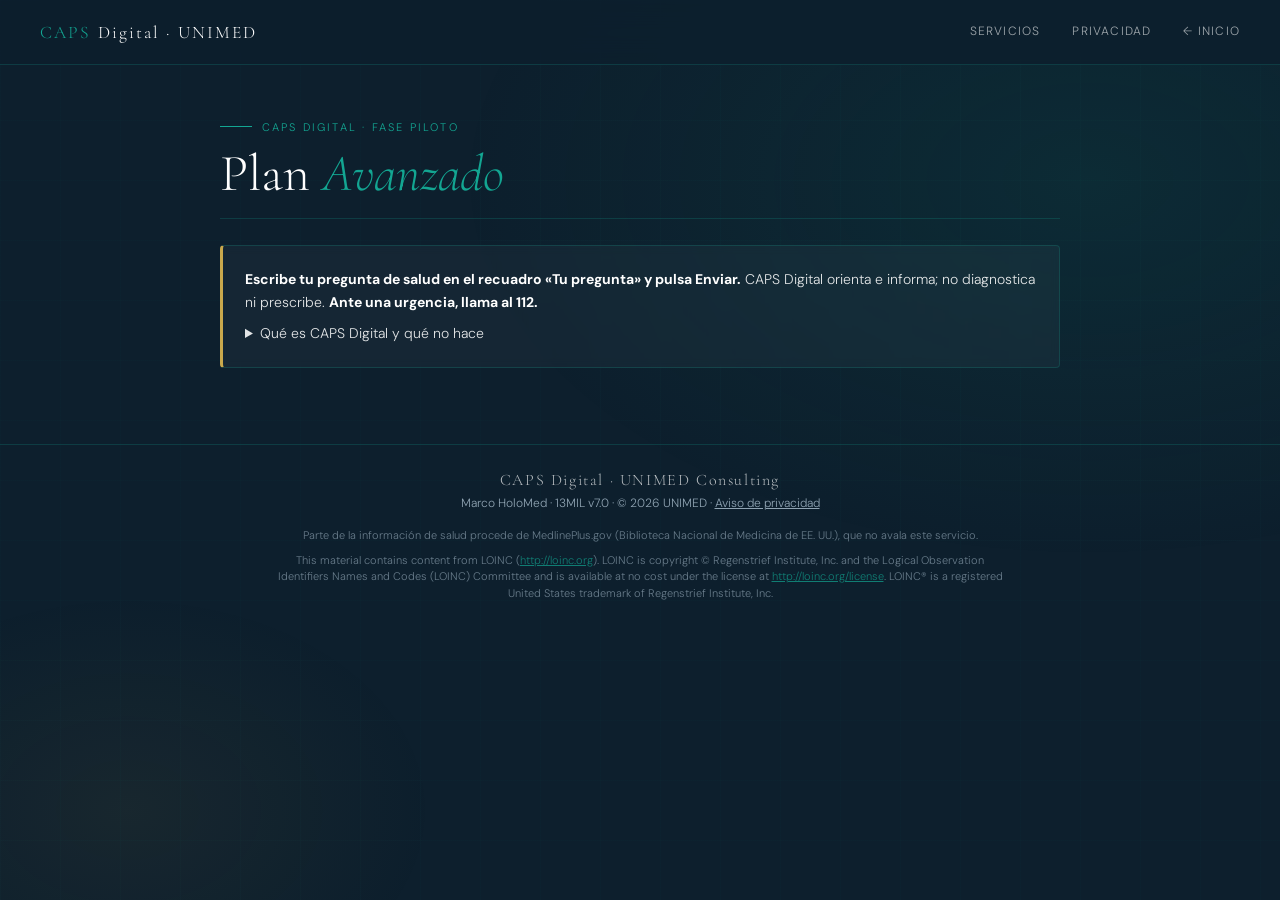
<file: avanzado/index.html>
<!DOCTYPE html>
<html lang="es">
<head>
<meta charset="utf-8">
<meta name="viewport" content="width=device-width, initial-scale=1">
<meta name="robots" content="noindex, nofollow">
<title>Plan Avanzado · CAPS Digital — UNIMED Consulting</title>
<link rel="preconnect" href="https://fonts.googleapis.com">
<link href="https://fonts.googleapis.com/css2?family=Cormorant+Garamond:ital,wght@0,400;0,600;1,400&family=DM+Sans:wght@300;400;500;600&display=swap" rel="stylesheet">
<style>
  :root{--ink:#0d1f2d;--ink2:#132a3b;--teal:#0a7e6e;--teal-l:#13a692;--gold:#c9a84c;--cream:#f7f3ed;--white:#fff;--muted:#8fa3b2;--border:rgba(19,166,146,.22);--err:#ff7a8f;--ok:#13a692;--txt:rgba(255,255,255,.88)}
  *{box-sizing:border-box} html{scroll-behavior:smooth}
  body{margin:0;background:var(--ink);color:var(--txt);font:16px/1.65 'DM Sans',system-ui,sans-serif;font-weight:300;position:relative;min-height:100vh}
  body::before{content:'';position:fixed;inset:0;pointer-events:none;z-index:0;
    background:radial-gradient(ellipse 70% 60% at 85% 20%,rgba(10,126,110,.13) 0%,transparent 70%),radial-gradient(ellipse 40% 40% at 10% 90%,rgba(201,168,76,.06) 0%,transparent 60%),
    linear-gradient(rgba(10,126,110,.035) 1px,transparent 1px),linear-gradient(90deg,rgba(10,126,110,.035) 1px,transparent 1px);
    background-size:auto,auto,60px 60px,60px 60px}
  a{color:var(--teal-l)}
  nav.top{position:sticky;top:0;z-index:50;display:flex;align-items:center;justify-content:space-between;gap:16px;padding:1.1rem 2.5rem;background:rgba(13,31,45,.85);backdrop-filter:blur(16px);border-bottom:1px solid var(--border)}
  nav.top .logo{font-family:'Cormorant Garamond',serif;font-size:1.1rem;font-weight:300;letter-spacing:.12em;color:#fff;text-decoration:none} nav.top .logo span{color:var(--teal-l)}
  nav.top .lk{display:flex;gap:2rem;align-items:center} nav.top .lk a{font-size:.75rem;letter-spacing:.1em;text-transform:uppercase;color:rgba(255,255,255,.6);text-decoration:none} nav.top .lk a:hover{color:var(--teal-l)}
  main{position:relative;z-index:1;max-width:880px;margin:0 auto;padding:44px 20px 60px}
  header{display:flex;align-items:flex-end;gap:12px;margin-bottom:26px;padding-bottom:16px;border-bottom:1px solid var(--border)}
  header small{display:inline-flex;align-items:center;gap:.6rem;color:var(--teal-l);letter-spacing:.2em;text-transform:uppercase;font-size:11px}
  header small::before{content:'';display:block;width:2rem;height:1px;background:var(--teal-l)}
  header h1{font:300 clamp(34px,5vw,52px)/1.08 'Cormorant Garamond',serif;margin:10px 0 0;color:#fff} header h1 em{color:var(--teal-l);font-style:italic}
  .sp{flex:1}
  .card{background:rgba(255,255,255,.035);border:1px solid var(--border);border-radius:4px;padding:22px;margin-bottom:16px;backdrop-filter:blur(4px)}
  .aviso{border-left:3px solid var(--gold);font-size:14px} .aviso b{color:#fff} .aviso ul{margin:8px 0 0 18px;padding:0} .aviso li{margin:2px 0}
  h2{font:400 24px/1.2 'Cormorant Garamond',serif;color:#fff}
  label{display:block;font-size:12px;letter-spacing:.06em;text-transform:uppercase;color:var(--muted);margin:12px 0 6px}
  .chk{text-transform:none;letter-spacing:0}
  input,textarea,select{width:100%;background:rgba(13,31,45,.6);border:1px solid var(--border);color:#fff;border-radius:2px;padding:11px 12px;font:inherit;font-weight:300}
  select option{background:var(--ink);color:#fff}
  textarea{min-height:90px;resize:vertical} input:focus,textarea:focus,select:focus{outline:1px solid var(--teal-l);border-color:var(--teal-l)}
  input::placeholder,textarea::placeholder{color:rgba(255,255,255,.35)}
  button{font:inherit;font-size:13px;letter-spacing:.08em;text-transform:uppercase;border-radius:0;border:1px solid rgba(255,255,255,.25);background:transparent;color:rgba(255,255,255,.8);padding:10px 20px;cursor:pointer;font-weight:400;transition:all .25s}
  button:hover{border-color:var(--teal-l);color:var(--teal-l)} button.pri{background:var(--teal);border-color:var(--teal);color:#fff} button.pri:hover{background:var(--teal-l);border-color:var(--teal-l);color:#fff;transform:translateY(-1px)}
  button.sm{padding:6px 12px;font-size:11px} button:disabled{opacity:.45;cursor:default;transform:none}
  .row{display:flex;gap:10px;align-items:center;flex-wrap:wrap} .mut{color:var(--muted)} .err{color:var(--err)} .ok{color:var(--ok)}
  .pill{display:inline-block;padding:3px 12px;border-radius:999px;font-size:12px;border:1px solid var(--border)}
  .pill.on{color:var(--teal-l);background:rgba(19,166,146,.1)} .pill.off{color:var(--err);border-color:rgba(255,122,143,.35)}
  .msg{border-top:1px solid var(--border);padding:16px 0} .msg:first-child{border-top:0}
  .q{font-weight:500;color:#fff} .a{white-space:pre-wrap;margin-top:8px} .meta{font-size:12px;color:var(--muted);margin-top:6px}
  .oculto{display:none!important}
  .chk{display:flex;gap:10px;align-items:flex-start;font-size:14px;margin:10px 0;color:var(--txt)} .chk input{width:auto;margin-top:5px;accent-color:var(--teal)}
  .der{border-top:1px solid var(--border);padding:12px 0;font-size:14px} .der:first-child{border-top:0}
  footer.pie{position:relative;z-index:1;border-top:1px solid var(--border);padding:22px 20px;text-align:center;font-size:12px;color:var(--muted)}
  footer.pie .l{font-family:'Cormorant Garamond',serif;font-size:1rem;letter-spacing:.1em;color:rgba(255,255,255,.7)}
  @media(max-width:700px){nav.top{padding:1rem 1.2rem} nav.top .lk{gap:1rem} nav.top .lk .x{display:none}}
</style>
</head>
<body>
<nav class="top"><a class="logo" href="/"><span>CAPS</span> Digital · UNIMED</a><div class="lk"><a class="x" href="/#services">Servicios</a><a class="x" href="/privacidad/">Privacidad</a><a href="/">← Inicio</a></div></nav>
<main>
  <header><div><small>CAPS Digital · fase piloto</small><h1>Plan <em>Avanzado</em></h1></div><span class="sp"></span><button class="sm oculto" id="bSalir">Salir</button></header>

  <div class="card aviso"><b>Escribe tu pregunta de salud en el recuadro «Tu pregunta» y pulsa Enviar.</b> CAPS Digital orienta e informa; no diagnostica ni prescribe. <b>Ante una urgencia, llama al 112.</b>
    <details style="margin-top:8px"><summary style="cursor:pointer">Qué es CAPS Digital y qué no hace</summary>
    <p style="margin:8px 0 0"><b>CAPS Digital no es un chatbot: es un agente epistémico de salud.</b> Es el agente digital de orientación en Atención Primaria de Salud de UNIMED Consulting. Nace del modelo HoloMed, que comprende la salud como un sistema dinámico y complejo donde ninguna dimensión de la persona puede ignorarse. Razona con conocimiento explícito y fuentes verificables, y te muestra en qué se basa. Funciona con inteligencia artificial. Lo que CAPS Digital no hace:</p>
    <ul><li>No diagnostica enfermedades ni condiciones clínicas.</li><li>No prescribe medicamentos ni tratamientos.</li><li>No interpreta resultados individuales de exámenes.</li><li>No sustituye la consulta médica profesional.</li></ul>
    <p style="margin:8px 0 0">Durante la fase piloto, usa preguntas generales y evita escribir tu nombre o datos de contacto en las preguntas.</p></details></div>

  <div class="card oculto" id="cPago" style="border-left:3px solid var(--teal-l)"><b style="color:#fff">Gracias por suscribirte a CAPS Digital.</b> Tu Plan Avanzado se activa en unos segundos. Para entrar, escribe el <b>mismo correo con el que has pagado</b> y pulsa «Enviarme un enlace de acceso». Si no te llega en unos minutos, revisa la carpeta de correo no deseado o escríbenos a salud@unimed-consulting.es.</div>

  <!-- Acceso -->
  <section id="vLogin" class="card oculto">
    <h2 style="margin:0 0 6px;font-size:18px">Entrar</h2>
    <form id="fLogin">
      <label>Correo</label><input type="email" name="e" autocomplete="username" required>
      <label>Contraseña</label><input type="password" name="p" autocomplete="current-password">
      <p class="mut" style="font-size:13px;margin:8px 0 0">¿No tienes contraseña? Escribe tu correo y pulsa «Enviarme un enlace».</p>
      <p id="mLogin" class="err"></p>
      <div class="row"><button class="pri" type="submit">Entrar</button><button type="button" id="bMagic">Enviarme un enlace de acceso</button></div>
    </form>
  </section>

  <!-- App -->
  <section id="vApp" class="oculto">
    <div class="card row" id="estado"><span class="mut">Comprobando tu acceso…</span></div>
    <div class="card oculto" id="cConsent" style="border-left:4px solid var(--teal)">
      <h2 style="margin:0 0 6px;font-size:20px">Antes de empezar: tus datos y tu consentimiento</h2>
      <p style="font-size:14px;margin:0 0 8px">Para usar el Plan Avanzado, CAPS Digital guarda tus preguntas y sus respuestas en tu historial, y las envía a un proveedor de inteligencia artificial para elaborarlas. Lo que escribas puede incluir datos sobre tu salud, que son una categoría especial de datos y solo podemos tratar con tu consentimiento explícito.</p>
      <ul style="font-size:14px;margin:0 0 8px 18px;padding:0">
        <li><b>Responsable:</b> Asociación UNIMED — Centro de Desarrollo e Innovación Médica (CIF G16769846). Contacto de privacidad: salud@unimed-consulting.es.</li>
        <li><b>Para qué:</b> darte orientación en salud, recordar tus consultas y generar tus informes.</li>
        <li><b>Quién más interviene:</b> Supabase (alojamiento en la UE, Estocolmo) y Anthropic (modelo de IA, con transferencia a EE. UU. con garantías). Nadie del equipo de UNIMED ve tu historial salvo que tú lo autorices en una derivación.</li>
        <li><b>Tus derechos:</b> puedes borrar tu historial y retirar este consentimiento cuando quieras desde esta página, y ejercer tus demás derechos escribiendo a salud@unimed-consulting.es.</li>
      </ul>
      <p style="font-size:14px;margin:0 0 6px">Información completa en el <a href="/privacidad/" target="_blank">aviso de privacidad</a>.</p>
      <label class="chk"><input type="checkbox" id="kEdad"> Declaro que tengo 18 años o más.</label>
      <label class="chk"><input type="checkbox" id="kConsent"> Doy mi consentimiento explícito para que CAPS Digital trate los datos de salud que yo escriba, con las finalidades y en las condiciones descritas.</label>
      <div class="row"><button class="pri" id="bConsent" disabled>Aceptar y continuar</button><span id="mConsent"></span></div>
    </div>
    <div class="card" id="cPreg">
      <form id="fPreg">
        <label for="tPreg">Tu pregunta</label>
        <textarea id="tPreg" maxlength="2000" placeholder="Ej.: ¿Para qué sirve en general una analítica de hemoglobina glicada?"></textarea>
        <div class="row" style="margin-top:10px"><button class="pri" type="submit" id="bEnviar">Enviar</button><span class="mut" id="cont" style="font-size:13px">0 / 2000</span><span class="sp"></span><span id="mPreg"></span></div>
      </form>
    </div>
    <div class="card oculto" id="cDeriv">
      <div class="row"><h2 style="margin:0;font-size:18px">Hablar con el equipo clínico de UNIMED</h2></div>
      <p class="mut" style="font-size:13px;margin:6px 0 0">Si quieres que un profesional de UNIMED valore tu caso, déjanos el motivo y cómo prefieres que te contactemos. No es un servicio de urgencias: ante una urgencia, llama al 112. La videoconsulta se realiza en castellano; los informes escritos pueden ser en castellano, catalán, inglés o sueco.</p>
      <form id="fDeriv">
        <label for="tMotivo">Motivo de la consulta</label>
        <textarea id="tMotivo" maxlength="1500" placeholder="Cuéntanos brevemente qué te gustaría consultar."></textarea>
        <div class="row" style="align-items:flex-start">
          <div style="flex:1;min-width:180px"><label for="sContacto">Cómo prefieres que te contactemos</label>
            <select id="sContacto"><option value="correo">Por correo electrónico</option><option value="telefono">Por teléfono</option><option value="videollamada">Por videollamada</option></select></div>
          <div style="flex:1;min-width:180px"><label for="tTel">Teléfono (opcional)</label><input id="tTel" maxlength="30" inputmode="tel"></div>
        </div>
        <label class="chk"><input type="checkbox" id="kComparte"> <span><b>Opcional:</b> autorizo que el profesional de UNIMED que atienda esta solicitud consulte mi historial de CAPS Digital y utilice las herramientas de CAPS (incluida la inteligencia artificial) para preparar la consulta. Puedo retirar esta autorización en cualquier momento desde esta página.</span></label>
        <div class="row"><button class="pri" type="submit" id="bDeriv">Enviar solicitud</button><span id="mDeriv"></span></div>
      </form>
      <div id="misDeriv" style="margin-top:10px"></div>
    </div>
    <div class="card">
      <div class="row"><h2 style="margin:0;font-size:18px">Mi historial</h2><span class="sp"></span><button class="sm pri" id="bInforme">Generar informe PDF</button><button class="sm" id="bBorrarTodo">Borrar todo</button></div>
      <p class="mut" style="font-size:13px;margin:6px 0 0">Solo tú puedes verlo. Puedes borrarlo cuando quieras, también cuando termine tu plan.</p>
      <div id="hist" style="margin-top:8px"></div>
    </div>
    <div class="card oculto" id="cDatos">
      <h2 style="margin:0 0 6px;font-size:18px">Mis datos y consentimientos</h2>
      <p class="mut" style="font-size:13px;margin:0 0 8px">Puedes retirar tu consentimiento del Plan Avanzado cuando quieras. Dejarás de poder hacer consultas nuevas; tu historial se conserva hasta que lo borres (botón «Borrar todo»). Más información en el <a href="/privacidad/" target="_blank">aviso de privacidad</a>.</p>
      <p class="mut" style="font-size:13px;margin:0 0 10px">¿Te has suscrito con pago mensual? Puedes ver tus facturas, cambiar la tarjeta o cancelar la suscripción en el <a href="https://billing.stripe.com/p/login/28E14nalJbM78RPgrpgA800" target="_blank" rel="noopener">portal de suscripción (Stripe)</a>, entrando con el correo con el que pagaste. Si cancelas, mantienes el acceso hasta el final del periodo pagado.</p>
      <div class="row"><button class="sm" id="bRevocar">Retirar mi consentimiento</button><span id="mDatos"></span><span class="sp"></span><a id="lConsultor" class="oculto" href="/consultor/">Panel de consultor →</a></div>
    </div>
  </section>
</main>
<footer class="pie"><div class="l">CAPS Digital · UNIMED Consulting</div><div>Marco HoloMed · 13MIL v7.0 · © 2026 UNIMED · <a href="/privacidad/" style="color:inherit">Aviso de privacidad</a></div><p style="max-width:760px;margin:14px auto 0;padding:0 16px;font-size:11px;opacity:.7;line-height:1.5">Parte de la información de salud procede de MedlinePlus.gov (Biblioteca Nacional de Medicina de EE. UU.), que no avala este servicio.</p>
<p style="max-width:760px;margin:8px auto 0;padding:0 16px;font-size:11px;opacity:.7;line-height:1.5">This material contains content from LOINC (<a href="https://loinc.org">http://loinc.org</a>). LOINC is copyright © Regenstrief Institute, Inc. and the Logical Observation Identifiers Names and Codes (LOINC) Committee and is available at no cost under the license at <a href="https://loinc.org/license">http://loinc.org/license</a>. LOINC® is a registered United States trademark of Regenstrief Institute, Inc.</p></footer>


<script type="module">
import { createClient } from 'https://esm.sh/@supabase/supabase-js@2';
const sb = createClient('https://vcfgnpnjllvpqdiwjlmz.supabase.co', 'sb_publishable_CttN_vok5_EL_z6g_IUygw_WrvzUlA5');
const $ = id => document.getElementById(id);
const esc = s => String(s ?? '').replace(/[&<>"']/g, c => ({'&':'&amp;','<':'&lt;','>':'&gt;','"':'&quot;',"'":'&#39;'}[c]));
const limpia = t => String(t ?? '').replace(/^#{1,6}\s*/gm, '').replace(/\*\*(.+?)\*\*/g, '$1').replace(/^\s*---+\s*$/gm, '').replace(/\n{3,}/g, '\n\n').trim();
const fecha = d => new Date(d).toLocaleString('es-ES', { day:'2-digit', month:'short', year:'numeric', hour:'2-digit', minute:'2-digit' });
const ERR = {
  sin_sesion:'Tu sesión ha caducado. Vuelve a entrar.', sin_permiso_activo:'Tu cuenta no tiene ahora un Plan Avanzado activo.',
  limite_diario_alcanzado:'Has alcanzado el límite de consultas de hoy. Podrás seguir mañana.', servicio_desactivado:'El servicio está desactivado en este momento.',
  pregunta_vacia:'Escribe una pregunta.', pregunta_demasiado_larga:'La pregunta es demasiado larga (máximo 2000 caracteres).',
  ia_no_disponible:'No se ha podido contactar con la IA. Inténtalo más tarde; no se ha descontado la consulta.',
  respuesta_no_valida:'La IA no ha devuelto una respuesta válida; no se ha descontado la consulta.',
  falta_consentimiento:'Antes de continuar, acepta el consentimiento de tratamiento de datos (arriba).'
};

async function llamar(body) {
  const { data, error } = await sb.functions.invoke('caps-chat', { body });
  if (!error) return { data };
  let det = null; try { det = await error.context.json(); } catch {}
  return { error: det?.error || 'error_desconocido', det };
}

async function pintarEstado() {
  const { data, error, det } = await llamar({ accion: 'estado' });
  const e = $('estado'), activo = data?.acceso_activo;
  if (error) { e.innerHTML = `<span class="err">${esc(ERR[error] || 'No se pudo comprobar tu acceso.')}</span>`; $('cPreg').classList.add('oculto'); return; }
  e.innerHTML = activo
    ? `<span class="pill on">Plan Avanzado activo</span><span class="mut">hasta el ${esc(fecha(data.valido_hasta))}</span><span class="sp"></span><span class="mut" style="font-size:13px">Consultas hoy: <b id="nHoy">${data.consultas_hoy}</b> / ${data.limite_diario}</span>`
    : `<span class="pill off">Sin plan activo</span><span class="mut">Puedes consultar y borrar tu historial, pero no hacer consultas nuevas.</span>`;
  const ok = activo && data.consentimiento;
  $('cConsent').classList.toggle('oculto', !activo || data.consentimiento);
  $('cPreg').classList.toggle('oculto', !ok);
  $('cDeriv').classList.toggle('oculto', !data.consentimiento);
  $('cDatos').classList.toggle('oculto', !data.consentimiento && !data.consultor);
  $('bRevocar').classList.toggle('oculto', !data.consentimiento);
  $('lConsultor').classList.toggle('oculto', !data.consultor);
  $('bInforme').disabled = !ok;
  if (data.consentimiento) pintarDerivaciones();
}

const V_CONSENT = 'avanzado-v1-2026-11', V_DERIV = 'derivacion-v1-2026-11';
const ESTADO_DER = { nueva:'Recibida', en_curso:'En curso', cerrada:'Cerrada', cancelada:'Cancelada' };
const CONTACTO = { correo:'correo', telefono:'teléfono', videollamada:'videollamada' };
function revisaConsent() { $('bConsent').disabled = !($('kEdad').checked && $('kConsent').checked); }
$('kEdad').onchange = revisaConsent; $('kConsent').onchange = revisaConsent;
$('bConsent').onclick = async () => {
  $('bConsent').disabled = true;
  const { error } = await sb.rpc('caps_aceptar_tratamiento', { p_version: V_CONSENT });
  if (error) { $('mConsent').className = 'err'; $('mConsent').textContent = 'No se pudo registrar. Inténtalo de nuevo.'; revisaConsent(); return; }
  pintarEstado();
};
$('bRevocar').onclick = async () => {
  if (!confirm('¿Retirar tu consentimiento? No podrás hacer consultas nuevas hasta que lo vuelvas a dar. Tu historial no se borra: puedes borrarlo con «Borrar todo».')) return;
  const { error } = await sb.rpc('caps_revocar_tratamiento');
  $('mDatos').className = error ? 'err' : 'ok'; $('mDatos').textContent = error ? 'No se pudo retirar. Inténtalo de nuevo.' : 'Consentimiento retirado.';
  pintarEstado();
};

async function pintarDerivaciones() {
  const { data, error } = await sb.from('caps_derivaciones').select('id, motivo, contacto, comparte_historial, estado, creado').eq('user_id', (await sb.auth.getUser()).data.user.id).order('creado', { ascending: false }).limit(20);
  const c = $('misDeriv');
  if (error || !data?.length) { c.innerHTML = ''; return; }
  c.innerHTML = '<h3 style="font-size:15px;margin:8px 0 0">Mis solicitudes</h3>' + data.map(d => {
    const abierta = d.estado === 'nueva' || d.estado === 'en_curso';
    return `<div class="der"><div class="row"><span class="pill ${abierta ? 'on' : ''}">${esc(ESTADO_DER[d.estado] || d.estado)}</span><span class="mut">${esc(fecha(d.creado))} · contacto por ${esc(CONTACTO[d.contacto] || d.contacto)}</span></div>
      <div style="margin-top:6px">${esc(d.motivo)}</div>
      <div class="row meta"><span>${d.comparte_historial ? 'Has autorizado que el profesional consulte tu historial.' : 'No has autorizado el acceso a tu historial.'}</span><span class="sp"></span>
      ${abierta ? `<button class="sm" data-comp="${d.id}" data-v="${d.comparte_historial ? 0 : 1}">${d.comparte_historial ? 'Retirar autorización' : 'Autorizar acceso al historial'}</button><button class="sm" data-cancel="${d.id}">Cancelar solicitud</button>` : ''}</div></div>`;
  }).join('');
  c.querySelectorAll('[data-comp]').forEach(b => b.onclick = async () => {
    const dar = b.dataset.v === '1';
    if (dar && !confirm('¿Autorizas que el profesional de UNIMED consulte tu historial de CAPS Digital y use las herramientas de CAPS para preparar tu consulta?')) return;
    await sb.rpc('caps_derivacion_compartir', { p_id: Number(b.dataset.comp), p_comparte: dar, p_version: V_DERIV }); pintarDerivaciones();
  });
  c.querySelectorAll('[data-cancel]').forEach(b => b.onclick = async () => {
    if (!confirm('¿Cancelar esta solicitud? También se retira la autorización de acceso al historial.')) return;
    await sb.rpc('caps_cancelar_derivacion', { p_id: Number(b.dataset.cancel) }); pintarDerivaciones();
  });
}
$('fDeriv').onsubmit = async ev => {
  ev.preventDefault(); const m = $('mDeriv'), motivo = $('tMotivo').value.trim();
  if (motivo.length < 5) { m.className = 'err'; m.textContent = 'Escribe brevemente el motivo.'; return; }
  if ($('sContacto').value === 'telefono' && !$('tTel').value.trim()) { m.className = 'err'; m.textContent = 'Indica un teléfono o elige otra forma de contacto.'; return; }
  $('bDeriv').disabled = true;
  const { error } = await sb.rpc('caps_crear_derivacion', { p_motivo: motivo, p_contacto: $('sContacto').value, p_telefono: $('tTel').value, p_comparte: $('kComparte').checked, p_version: V_DERIV });
  $('bDeriv').disabled = false;
  if (error) { m.className = 'err'; m.textContent = /demasiadas/.test(error.message) ? 'Ya tienes 3 solicitudes abiertas. Espera a que te contactemos.' : 'No se pudo enviar la solicitud.'; return; }
  m.className = 'ok'; m.textContent = 'Solicitud enviada. El equipo de UNIMED se pondrá en contacto contigo.';
  $('tMotivo').value = ''; $('tTel').value = ''; $('kComparte').checked = false; pintarDerivaciones();
};

const CAT_AVISO = { incorrecto:'Algo no es correcto', no_entiendo:'No lo entiendo', incompleto:'Falta información', fuente:'Dudo de la fuente', otro:'Otro motivo' };
const EST_AVISO = { nuevo:'enviado, pendiente de revisar', revisado:'revisado por el equipo', corregido:'revisado y corregido', descartado:'revisado' };
async function pintarHistorial() {
  const { data, error } = await sb.from('caps_historial').select('id, pregunta, respuesta, created_at').order('created_at', { ascending: false }).limit(100);
  const h = $('hist');
  if (error) { h.innerHTML = '<p class="err">No se pudo cargar el historial.</p>'; return; }
  const { data: avs } = await sb.from('caps_avisos').select('historial_id, estado, respuesta_equipo, creado').eq('origen', 'respuesta').order('creado', { ascending: false });
  const avisoDe = {}; (avs || []).forEach(a => { if (a.historial_id && !avisoDe[a.historial_id]) avisoDe[a.historial_id] = a; });
  $('bBorrarTodo').disabled = !data.length;
  h.innerHTML = data.length ? data.map(r => {
    const av = avisoDe[r.id];
    return `<div class="msg"><div class="q">${esc(r.pregunta)}</div><div class="a">${esc(limpia(r.respuesta))}</div>
    <div class="row meta"><span>${esc(fecha(r.created_at))} · respuesta de CAPS Digital (IA)</span><span class="sp"></span><button class="sm" data-av="${r.id}">¿Algo no es correcto o no se entiende?</button><button class="sm" data-del="${r.id}">Borrar</button></div>
    ${av ? `<div class="meta" style="color:var(--teal)">Tu aviso: ${esc(EST_AVISO[av.estado] || av.estado)}${av.respuesta_equipo ? ' · Respuesta del equipo: ' + esc(av.respuesta_equipo) : ''}</div>` : ''}
    <div class="oculto" id="fav${r.id}" style="margin-top:8px;padding:12px;border:1px dashed var(--border);border-radius:10px">
      <label>¿Qué ocurre con esta respuesta?</label>
      <select id="cav${r.id}">${Object.entries(CAT_AVISO).map(([k, v]) => `<option value="${k}">${v}</option>`).join('')}</select>
      <label>Explícalo brevemente</label>
      <textarea id="tav${r.id}" maxlength="1000" style="min-height:60px" placeholder="Por ejemplo: este dato no coincide con lo que me dijo mi médico, o no entiendo esta parte."></textarea>
      <p class="mut" style="font-size:12px;margin:6px 0">Al enviarlo, el equipo de UNIMED podrá ver <b>solo esta pregunta y su respuesta</b> para revisarla y mejorar CAPS Digital. Tu aviso nos ayuda a que la IA no tenga la última palabra.</p>
      <div class="row"><button class="sm pri" data-envav="${r.id}">Enviar aviso</button><button class="sm" data-cancav="${r.id}">Cancelar</button><span id="mav${r.id}"></span></div>
    </div></div>`;
  }).join('') : '<p class="mut">Todavía no hay consultas.</p>';
  h.querySelectorAll('[data-del]').forEach(b => b.onclick = async () => {
    if (!confirm('¿Borrar esta consulta? No se puede deshacer.')) return;
    await sb.from('caps_historial').delete().eq('id', b.dataset.del); pintarHistorial();
  });
  h.querySelectorAll('[data-av]').forEach(b => b.onclick = () => $('fav' + b.dataset.av).classList.toggle('oculto'));
  h.querySelectorAll('[data-cancav]').forEach(b => b.onclick = () => $('fav' + b.dataset.cancav).classList.add('oculto'));
  h.querySelectorAll('[data-envav]').forEach(b => b.onclick = async () => {
    const id = b.dataset.envav, t = $('tav' + id).value.trim(), m = $('mav' + id);
    if (t.length < 3) { m.className = 'err'; m.textContent = 'Escribe brevemente qué ocurre.'; return; }
    b.disabled = true;
    const { error } = await sb.rpc('caps_enviar_aviso', { p_origen: 'respuesta', p_historial: Number(id), p_derivacion: null, p_categoria: $('cav' + id).value, p_texto: t, p_contexto: null });
    b.disabled = false;
    if (error) { m.className = 'err'; m.textContent = /demasiados/.test(error.message) ? 'Has enviado muchos avisos hoy; inténtalo mañana.' : 'No se pudo enviar el aviso.'; return; }
    pintarHistorial();
  });
}

if (new URLSearchParams(location.search).get('pago') === 'ok') $('cPago').classList.remove('oculto');

async function vista() {
  const { data: { session } } = await sb.auth.getSession();
  $('vLogin').classList.toggle('oculto', !!session); $('vApp').classList.toggle('oculto', !session); $('bSalir').classList.toggle('oculto', !session);
  if (session) { pintarEstado(); pintarHistorial(); }
}

$('fLogin').onsubmit = async ev => {
  ev.preventDefault(); const f = ev.target, m = $('mLogin'); m.className = 'err'; m.textContent = '';
  if (!f.p.value) { m.textContent = 'Escribe tu contraseña o usa «Enviarme un enlace».'; return; }
  const { error } = await sb.auth.signInWithPassword({ email: f.e.value.trim(), password: f.p.value });
  if (error) { m.textContent = 'No se pudo entrar: revisa el correo y la contraseña.'; return; }
  vista();
};
$('bMagic').onclick = async () => {
  const e = $('fLogin').e.value.trim(), m = $('mLogin'); m.className = 'err';
  if (!e) { m.textContent = 'Escribe primero tu correo.'; return; }
  const { error } = await sb.auth.signInWithOtp({ email: e, options: { shouldCreateUser: false, emailRedirectTo: location.origin + location.pathname } });
  if (error) { m.textContent = 'No se pudo enviar el enlace. Comprueba que es el correo con el que te registraste.'; return; }
  m.className = 'ok'; m.textContent = 'Te hemos enviado un enlace de acceso. Ábrelo desde este mismo dispositivo.';
};
$('bSalir').onclick = async () => { await sb.auth.signOut(); vista(); };
$('tPreg').oninput = e => $('cont').textContent = e.target.value.length + ' / 2000';
$('fPreg').onsubmit = async ev => {
  ev.preventDefault(); const t = $('tPreg'), m = $('mPreg'), b = $('bEnviar'); const q = t.value.trim();
  if (!q) return; b.disabled = true; m.className = 'mut'; m.textContent = 'Consultando…';
  const { data, error } = await llamar({ pregunta: q });
  b.disabled = false;
  if (error) { m.className = 'err'; m.textContent = ERR[error] || 'Ha ocurrido un error.'; pintarEstado(); return; }
  m.className = 'ok'; m.textContent = data.incompleta ? 'Respuesta recibida, pero incompleta (se alcanzó el límite de longitud).' : 'Respuesta guardada en tu historial.';
  if (Array.isArray(data.fuentes) && data.fuentes.length) {
    m.append(document.createElement('br'), 'Para saber más (MedlinePlus en español, NLM): ');
    data.fuentes.forEach((x, i) => {
      if (!/^https:\/\//.test(x.url)) return;
      const l = document.createElement('a'); l.href = x.url; l.target = '_blank'; l.rel = 'noopener'; l.textContent = x.titulo;
      if (i) m.append(' · '); m.append(l);
    });
  }
  t.value = ''; $('cont').textContent = '0 / 2000';
  pintarEstado(); pintarHistorial();
};
$('bBorrarTodo').onclick = async () => {
  if (!confirm('¿Borrar TODO tu historial? No se puede deshacer.')) return;
  const { data: { user } } = await sb.auth.getUser();
  await sb.from('caps_historial').delete().eq('owner_id', user.id); pintarHistorial();
};
function informeHTML(txt) {
  const out = []; let enLista = false;
  for (const l of String(txt).replace(/\*\*(.+?)\*\*/g, '$1').split('\n')) {
    const t = l.trim();
    const esItem = /^[-•]\s+/.test(t);
    if (enLista && !esItem) { out.push('</ul>'); enLista = false; }
    if (!t) continue;
    if (t.startsWith('## ')) out.push('<h2>' + esc(t.slice(3)) + '</h2>');
    else if (esItem) { if (!enLista) { out.push('<ul>'); enLista = true; } out.push('<li>' + esc(t.replace(/^[-•]\s+/, '')) + '</li>'); }
    else out.push('<p>' + esc(t) + '</p>');
  }
  if (enLista) out.push('</ul>');
  return out.join('\n');
}
$('bInforme').onclick = async () => {
  const b = $('bInforme'); const v = window.open('', '_blank');
  if (!v) { alert('Permite las ventanas emergentes para ver el informe.'); return; }
  v.document.write('<p style="font-family:sans-serif;padding:2rem">Elaborando tu informe de orientación… puede tardar unos segundos.</p>');
  b.disabled = true; b.textContent = 'Generando…';
  const { data, error } = await llamar({ accion: 'informe' });
  b.disabled = false; b.textContent = 'Generar informe PDF';
  if (error) { v.close(); alert(error === 'sin_consultas' ? 'Todavía no tienes consultas en tu historial para elaborar un informe.' : (ERR[error] || 'No se pudo generar el informe.')); return; }
  const { data: { user } } = await sb.auth.getUser();
  const fechaInf = new Date(data.generado).toLocaleString('es-ES', { day:'2-digit', month:'long', year:'numeric', hour:'2-digit', minute:'2-digit' });
  const cuerpo = informeHTML(data.informe);
  const html = `<!DOCTYPE html><html lang="es"><head><meta charset="utf-8"><title>Informe de orientación HoloMed · CAPS Digital</title>
<link href="https://fonts.googleapis.com/css2?family=Cormorant+Garamond:wght@400;600&family=DM+Sans:wght@400;500&display=swap" rel="stylesheet">
<style>@page{size:A4;margin:18mm 16mm}body{font:11pt/1.55 'DM Sans',system-ui,sans-serif;color:#0d1f2d;max-width:760px;margin:0 auto;padding:24px}
header{border-bottom:2px solid #0a7e6e;padding-bottom:10px;margin-bottom:16px}header .m{font-size:9pt;color:#6b7f8e;letter-spacing:.08em;text-transform:uppercase}
h1{font:600 24pt/1.1 'Cormorant Garamond',serif;margin:6px 0 4px}h1 em{color:#0a7e6e;font-weight:400}h2{font:600 15pt/1.2 'Cormorant Garamond',serif;color:#0a7e6e;margin:18px 0 6px;break-after:avoid}
.meta{font-size:9.5pt;color:#6b7f8e}.aviso{border-left:4px solid #c9a84c;background:#f7f3ed;padding:10px 12px;font-size:9.5pt;margin:14px 0}ul{margin:4px 0 8px 18px;padding:0}li{margin:2px 0}
footer{margin-top:22px;border-top:1px solid rgba(10,126,110,.25);padding-top:8px;font-size:8.5pt;color:#6b7f8e}.noprint{margin:16px 0}@media print{.noprint{display:none}}</style></head><body>
<header><div class="m">CAPS Digital · UNIMED Consulting · Plan Avanzado</div><h1>Informe de orientación <em>HoloMed</em></h1>
<div class="meta">Generado el ${esc(fechaInf)} · Cuenta: ${esc(user?.email || '')} · Basado en ${data.consultas_incluidas} consulta(s) de tu historial</div></header>
<div class="aviso"><b>Informe generado por inteligencia artificial.</b> Es orientativo: no es un diagnóstico ni una prescripción, no interpreta resultados individuales y no sustituye la consulta profesional. Ante una urgencia, llama al 112.</div>
<div class="noprint"><button onclick="window.print()" style="padding:9px 18px;border-radius:999px;border:0;background:#0a7e6e;color:#fff;font:inherit;cursor:pointer">Guardar como PDF / Imprimir</button></div>
${cuerpo}
<footer>Marco: ${esc(data.ontologia)} · CAPS Digital · UNIMED Consulting · info@unimed-consulting.es${data.incompleto ? ' · Nota: el informe pudo quedar recortado por longitud.' : ''}${data.loinc ? '<br><small>'+'This material contains content from LOINC (<a href="https://loinc.org">http://loinc.org</a>). LOINC is copyright © Regenstrief Institute, Inc. and the Logical Observation Identifiers Names and Codes (LOINC) Committee and is available at no cost under the license at <a href="https://loinc.org/license">http://loinc.org/license</a>. LOINC® is a registered United States trademark of Regenstrief Institute, Inc.'+'</small>' : ''}</footer>
</body></html>`;
  v.document.open(); v.document.write(html); v.document.close();
  pintarEstado();
};
sb.auth.onAuthStateChange(() => vista());
vista();
</script>
</body>
</html>
</file>
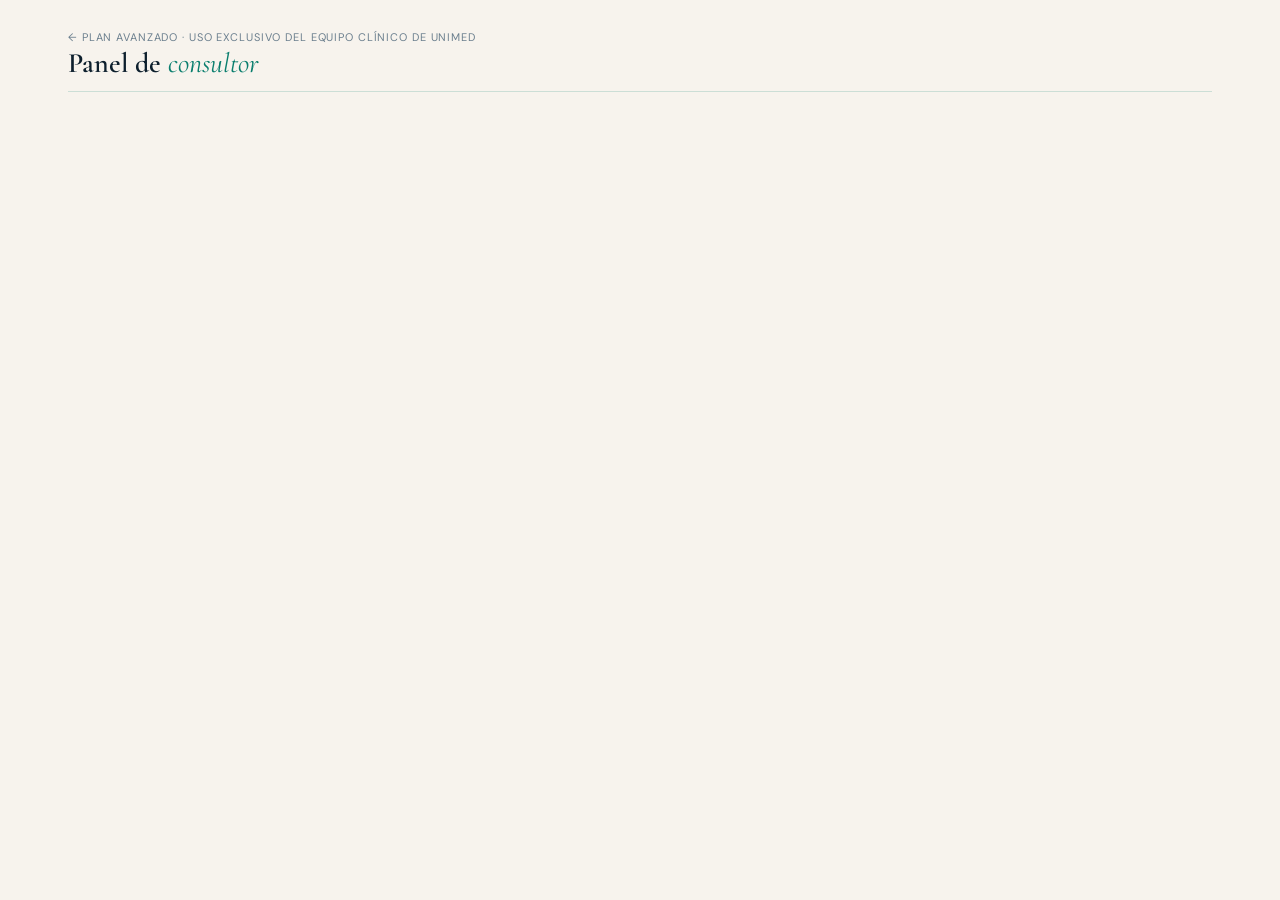
<file: consultor/index.html>
<!DOCTYPE html>
<html lang="es">
<head>
<meta charset="utf-8">
<meta name="viewport" content="width=device-width, initial-scale=1">
<meta name="robots" content="noindex, nofollow">
<title>Panel de consultor · CAPS Digital — UNIMED Consulting</title>
<link rel="preconnect" href="https://fonts.googleapis.com">
<link href="https://fonts.googleapis.com/css2?family=Cormorant+Garamond:ital,wght@0,400;0,600;1,400&family=DM+Sans:wght@300;400;500;600&display=swap" rel="stylesheet">
<style>
  :root{--ink:#0d1f2d;--teal:#0a7e6e;--teal-l:#13a692;--gold:#c9a84c;--cream:#f7f3ed;--white:#fff;--muted:#6b7f8e;--border:rgba(10,126,110,.18);--err:#b4233c;--ok:#0a7e6e}
  *{box-sizing:border-box} body{margin:0;background:var(--cream);color:var(--ink);font:15px/1.6 'DM Sans',system-ui,sans-serif}
  main{max-width:1180px;margin:0 auto;padding:24px 18px 60px}
  header{display:flex;align-items:flex-end;gap:12px;margin-bottom:18px;border-bottom:1px solid var(--border);padding-bottom:12px}
  header h1{font:600 28px/1.1 'Cormorant Garamond',serif;margin:0} header h1 em{color:var(--teal);font-style:italic;font-weight:400}
  header small{color:var(--muted);letter-spacing:.08em;text-transform:uppercase;font-size:11px}
  .sp{flex:1} .card{background:var(--white);border:1px solid var(--border);border-radius:14px;padding:16px 18px;margin-bottom:12px}
  h2{font:600 20px/1.2 'Cormorant Garamond',serif;margin:0 0 8px} h3{font-size:14px;margin:14px 0 6px;color:var(--muted);text-transform:uppercase;letter-spacing:.06em}
  label{display:block;font-size:13px;color:var(--muted);margin:10px 0 5px}
  input,textarea,select{width:100%;background:var(--cream);border:1px solid var(--border);color:var(--ink);border-radius:10px;padding:9px 11px;font:inherit}
  textarea{min-height:70px;resize:vertical}
  button{font:inherit;border-radius:999px;border:1px solid var(--border);background:var(--white);color:var(--ink);padding:8px 16px;cursor:pointer;font-weight:500}
  button:hover{border-color:var(--teal)} button.pri{background:var(--teal);border-color:var(--teal);color:#fff} button.sm{padding:5px 11px;font-size:13px} button:disabled{opacity:.5;cursor:default}
  .row{display:flex;gap:10px;align-items:center;flex-wrap:wrap} .mut{color:var(--muted)} .err{color:var(--err)} .ok{color:var(--ok)}
  .pill{display:inline-block;padding:2px 10px;border-radius:999px;font-size:12px;border:1px solid var(--border)}
  .nueva{color:#9a6b00;background:rgba(201,168,76,.15)} .en_curso{color:var(--teal);background:rgba(10,126,110,.08)} .cerrada,.cancelada{color:var(--muted)}
  .grid{display:grid;grid-template-columns:340px 1fr;gap:14px} @media(max-width:860px){.grid{grid-template-columns:1fr}}
  .item{padding:10px 12px;border:1px solid var(--border);border-radius:10px;margin-bottom:8px;cursor:pointer;background:var(--white)}
  .item.sel{border-color:var(--teal);box-shadow:0 0 0 2px rgba(10,126,110,.15)} .item p{margin:4px 0 0;font-size:13px;color:var(--muted);overflow:hidden;display:-webkit-box;-webkit-line-clamp:2;-webkit-box-orient:vertical}
  .msg{border-top:1px solid var(--border);padding:10px 0;font-size:14px} .msg:first-child{border-top:0} .q{font-weight:600} .a{white-space:pre-wrap;margin-top:6px}
  .ficha{white-space:normal} .ficha h4{font:600 17px/1.25 'Cormorant Garamond',serif;color:var(--teal);margin:14px 0 4px} .ficha p{margin:0 0 6px}
  .nota .nh{display:block;margin:10px 0 2px;color:var(--ink);font-size:15px}
  .nota{border-left:3px solid var(--gold);padding:6px 10px;margin:6px 0;background:var(--cream);border-radius:6px;font-size:14px;white-space:pre-wrap}
  .oculto{display:none!important}
</style>
</head>
<body>
<main>
  <header><div><small><a href="/avanzado/" style="color:inherit;text-decoration:none">← Plan Avanzado</a> · uso exclusivo del equipo clínico de UNIMED</small><h1>Panel de <em>consultor</em></h1></div><span class="sp"></span><button class="sm oculto" id="bSalir">Salir</button></header>

  <section id="vLogin" class="card oculto" style="max-width:460px">
    <h2>Entrar</h2>
    <form id="fLogin">
      <label>Correo</label><input type="email" name="e" autocomplete="username" required>
      <label>Contraseña</label><input type="password" name="p" autocomplete="current-password">
      <p class="mut" style="font-size:13px;margin:6px 0 0">¿Sin contraseña? Escribe tu correo y pulsa «Enviarme un enlace».</p>
      <p id="mLogin" class="err"></p>
      <button class="pri" type="submit">Entrar</button> <button type="button" id="bEnlace">Enviarme un enlace</button>
    </form>
  </section>

  <section id="vNoAut" class="card oculto"><p class="err" style="margin:0">Esta cuenta no tiene acceso al panel de consultor.</p></section>

  <section id="vApp" class="oculto">
    <div class="grid">
      <div>
        <div class="card" style="padding:12px 14px">
          <div class="row"><select id="sFiltro" style="width:auto;flex:1"><option value="abiertas">Abiertas</option><option value="todas">Todas</option></select><button class="sm" id="bRecargar">Actualizar</button></div>
          <div class="row" style="margin-top:8px"><button class="sm" id="bAvisos" style="flex:1">Avisos de calidad</button></div>
        </div>
        <div id="lista"></div>
      </div>
      <div>
        <div class="card" id="det"><p class="mut" style="margin:0">Selecciona una solicitud.</p></div>
      </div>
    </div>
  </section>
</main>

<script type="module">
import { createClient } from 'https://esm.sh/@supabase/supabase-js@2';
const sb = createClient('https://vcfgnpnjllvpqdiwjlmz.supabase.co', 'sb_publishable_CttN_vok5_EL_z6g_IUygw_WrvzUlA5');
const $ = id => document.getElementById(id);
const esc = s => String(s ?? '').replace(/[&<>"']/g, c => ({'&':'&amp;','<':'&lt;','>':'&gt;','"':'&quot;',"'":'&#39;'}[c]));
const limpia = t => String(t ?? '').replace(/^#{1,6}\s*/gm, '').replace(/\*\*(.+?)\*\*/g, '$1').replace(/^\s*---+\s*$/gm, '').replace(/\n{3,}/g, '\n\n').trim();
const fecha = d => new Date(d).toLocaleString('es-ES', { day:'2-digit', month:'short', year:'numeric', hour:'2-digit', minute:'2-digit' });
const ESTADO = { nueva:'Nueva', en_curso:'En curso', cerrada:'Cerrada', cancelada:'Cancelada' };
const CONTACTO = { correo:'Correo', telefono:'Teléfono', videollamada:'Videollamada' };
let derivs = [], selId = null;

function fichaHTML(txt) {
  const out = []; let par = [];
  const flush = () => { if (par.length) { out.push('<p>' + par.map(esc).join('<br>') + '</p>'); par = []; } };
  for (const l of String(txt).split('\n')) {
    const t = l.trim();
    if (/^##\s+/.test(t)) { flush(); out.push('<h4>' + esc(t.replace(/^##\s+/, '')) + '</h4>'); }
    else if (!t) flush(); else par.push(t.replace(/\*\*(.+?)\*\*/g, '$1'));
  }
  flush(); return out.join('');
}

async function vista() {
  const { data: { session } } = await sb.auth.getSession();
  $('bSalir').classList.toggle('oculto', !session);
  $('vLogin').classList.toggle('oculto', !!session);
  if (!session) { $('vApp').classList.add('oculto'); $('vNoAut').classList.add('oculto'); return; }
  const { data: esC } = await sb.rpc('es_consultor');
  $('vNoAut').classList.toggle('oculto', !!esC); $('vApp').classList.toggle('oculto', !esC);
  if (esC) cargar();
}

async function cargar() {
  let q = sb.from('caps_derivaciones').select('id, email, motivo, contacto, telefono, comparte_historial, estado, creado, actualizado').order('creado', { ascending: false }).limit(200);
  if ($('sFiltro').value === 'abiertas') q = q.in('estado', ['nueva', 'en_curso']);
  const { data, error } = await q;
  if (error) { $('lista').innerHTML = '<p class="err">No se pudieron cargar las solicitudes.</p>'; return; }
  derivs = data;
  $('lista').innerHTML = data.length ? data.map(d => `<div class="item ${d.id === selId ? 'sel' : ''}" data-id="${d.id}">
      <div class="row"><span class="pill ${d.estado}">${esc(ESTADO[d.estado])}</span><span class="mut" style="font-size:12px">${esc(fecha(d.creado))}</span><span class="sp"></span>${d.comparte_historial ? '<span class="pill en_curso">Historial autorizado</span>' : ''}</div>
      <p>${esc(d.motivo)}</p></div>`).join('') : '<p class="mut">No hay solicitudes.</p>';
  $('lista').querySelectorAll('.item').forEach(el => el.onclick = () => abrir(Number(el.dataset.id)));
  if (selId && !data.find(d => d.id === selId)) { selId = null; $('det').innerHTML = '<p class="mut" style="margin:0">Selecciona una solicitud.</p>'; }
}

async function abrir(id) {
  selId = id; const d = derivs.find(x => x.id === id); if (!d) return;
  document.querySelectorAll('.item').forEach(el => el.classList.toggle('sel', Number(el.dataset.id) === id));
  $('det').innerHTML = `
    <div class="row"><h2 style="margin:0">Solicitud n.º ${d.id}</h2><span class="sp"></span>
      <select id="sEstado" style="width:auto">${Object.entries(ESTADO).map(([k, v]) => `<option value="${k}" ${k === d.estado ? 'selected' : ''}>${v}</option>`).join('')}</select></div>
    <p class="mut" style="margin:4px 0 0;font-size:13px">Recibida el ${esc(fecha(d.creado))}</p>
    <h3>Motivo</h3><div style="white-space:pre-wrap">${esc(d.motivo)}</div>
    <h3>Contacto</h3><div>${esc(CONTACTO[d.contacto])} · <a href="mailto:${esc(d.email)}">${esc(d.email)}</a>${d.telefono ? ' · ' + esc(d.telefono) : ''}</div>
    <h3>Historial de CAPS</h3>
    <div id="dHist">${d.comparte_historial
      ? '<button class="sm" id="bHist">Ver historial autorizado</button> <span class="mut" style="font-size:12px">Cada acceso queda registrado.</span>'
      : '<span class="mut">La persona no ha autorizado el acceso a su historial.</span>'}</div>
    <h3>Ficha de preparación</h3>
    <div class="row"><button class="pri sm" id="bFicha">Generar ficha</button><span id="mFicha" class="mut" style="font-size:13px">Usa IA, ontología HoloMed, LOINC, MedlinePlus, PubMed, CIMA, CIE-11, HPO, Orphanet, CPIC, ClinVar, GeneReviews, GWAS Catalog y RadLex${d.comparte_historial ? ' y el historial autorizado' : ''}.</span></div>
    <div id="dFicha"></div>
    <h3>Notas privadas</h3>
    <div id="dNotas"></div>
    <textarea id="tNota" maxlength="8000" placeholder="Nota privada (la persona no la ve)"></textarea>
    <div class="row" style="margin-top:6px"><button class="sm" id="bNota">Guardar nota</button><span id="mNota"></span></div>`;
  $('sEstado').onchange = async e => {
    const { error } = await sb.from('caps_derivaciones').update({ estado: e.target.value }).eq('id', id);
    if (!error) { d.estado = e.target.value; cargar(); }
  };
  if ($('bHist')) $('bHist').onclick = verHistorial;
  $('bFicha').onclick = generarFicha;
  $('bNota').onclick = guardarNota;
  pintarNotas();
}

async function verHistorial() {
  const { data, error } = await sb.rpc('consultor_historial', { p_derivacion: selId });
  const c = $('dHist');
  if (error) { c.innerHTML = '<span class="err">No disponible: la autorización puede haberse retirado.</span>'; return; }
  c.innerHTML = data.length ? data.map(h => `<div class="msg"><div class="mut" style="font-size:12px">${esc(fecha(h.creado))}</div><div class="q">${esc(h.pregunta)}</div><div class="a">${esc(limpia(h.respuesta))}</div></div>`).join('') : '<span class="mut">Sin consultas en el historial.</span>';
}

async function generarFicha() {
  const b = $('bFicha'), m = $('mFicha'); b.disabled = true; m.className = 'mut'; m.textContent = 'Preparando la ficha (puede tardar unos 30 segundos)…';
  const { data, error } = await sb.functions.invoke('caps-chat', { body: { accion: 'ficha', derivacion: selId } });
  b.disabled = false;
  if (error || !data?.ficha) { let det = null; try { det = await error?.context?.json(); } catch {} m.className = 'err'; m.textContent = 'No se pudo generar la ficha' + (det?.error ? ' (' + det.error + ')' : '') + '.'; return; }
  m.className = 'ok'; m.textContent = `Generada · historial incluido: ${data.historial_compartido} consultas · PubMed: ${(data.referencias || []).length} referencias · CIMA: ${(data.medicamentos || []).length} medicamentos · CIE-11: ${(data.cie11 || []).length} códigos · HPO: ${(data.hpo || []).length} · Orphanet: ${(data.orphanet || []).length} · Genómica: ${(data.farmacogenomica || []).length + (data.genes || []).length + (data.variantes || []).length} · GWAS: ${(data.gwas || []).length} · Imagen: ${(data.imagen || []).length}`;
  const refs = (data.referencias || []).map(r => `<li><a href="${esc(r.url)}" target="_blank" rel="noopener">${esc(r.titulo)}</a> · ${esc(r.revista)} ${esc(r.anio)} · PMID ${esc(r.pmid)}</li>`).join('');
  const cie = (data.cie11 || []).map(c => `<li><a href="${esc(c.url)}" target="_blank" rel="noopener">${esc(c.codigo)}</a> · ${esc(c.titulo)} <span class="mut">(término: ${esc(c.termino)})</span></li>`).join('');
  const hpoL = (data.hpo || []).map(x => `<li><a href="${esc(x.url)}" target="_blank" rel="noopener">${esc(x.id)}</a> · ${esc(x.nombre)} <span class="mut">(${esc(x.nombre_en)})</span></li>`).join('');
  const orL = (data.orphanet || []).map(x => `<li><a href="${esc(x.url)}" target="_blank" rel="noopener">ORPHA:${esc(x.orpha)}</a> · <b>${esc(x.nombre)}</b>${x.cie11 ? ' · CIE-11 ' + esc(x.cie11) : ''}${(x.fenotipos_frecuentes || []).length ? '<br><span class="mut" style="font-size:12px">Rasgos muy frecuentes (HPO): ' + x.fenotipos_frecuentes.map(esc).join(', ') + '</span>' : ''}</li>`).join('');
  const pgxL = (data.farmacogenomica || []).map(x => `<li><b>${esc(x.farmaco)}</b> – ${esc(x.gen)} · CPIC ${esc(x.cpic)}${x.clinpgx ? ' · ClinPGx ' + esc(x.clinpgx) : ''}${x.accionable ? ' · <b>accionable</b>' : ''}${x.url ? ` · <a href="${esc(x.url)}" target="_blank" rel="noopener">guía</a>` : ''}</li>`).join('');
  const genL = (data.genes || []).map(g => `<li><a href="${esc(g.url)}" target="_blank" rel="noopener">${esc(g.simbolo)}</a> (${esc(g.locus)}) · ${esc(g.nombre)}</li>`).join('');
  const varL = (data.variantes || []).map(v => v.url ? `<li>${esc(v.consulta)} → <a href="${esc(v.url)}" target="_blank" rel="noopener">${esc(v.titulo)}</a> · <b>${esc(v.clasificacion)}</b> <span class="mut">(${esc(v.revision)})</span>${v.condiciones.length ? '<br><span class="mut" style="font-size:12px">' + v.condiciones.map(esc).join('; ') + '</span>' : ''}</li>` : `<li>${esc(v.consulta)} → <span class="mut">${v.clasificacion === 'sin registro en ClinVar' ? 'sin registro clínico en ClinVar (habitual en variantes de rasgos complejos; ver GWAS)' : 'no verificada en ClinVar; confirmar con el informe genético original'}</span></li>`).join('');
  const grL = (data.generereviews || []).map(r => `<li><a href="${esc(r.url)}" target="_blank" rel="noopener">${esc(r.titulo)}</a></li>`).join('');
  const gwL = (data.gwas || []).map(g => `<li><a href="${esc(g.url)}" target="_blank" rel="noopener">${esc(g.rs)}</a> · ${esc(g.rasgo)} · alelo ${esc(g.alelo)} · p=${esc(g.p)}${g.efecto ? ' · ' + esc(g.efecto) : ''} <span class="mut">(${esc(g.autor)}, <a href="https://pubmed.ncbi.nlm.nih.gov/${esc(g.pmid)}/" target="_blank" rel="noopener">PMID ${esc(g.pmid)}</a>)</span></li>`).join('');
  const imgL = (data.imagen || []).map(i => `<li><b>${esc(i.termino)}</b>${i.rid ? ` → <a href="${esc(i.url)}" target="_blank" rel="noopener">${esc(i.rid)}</a> · ${esc(i.etiqueta)}` : ` <span class="mut">(sin coincidencia en RadLex)</span>`}<br><span style="font-size:12px">Imágenes de referencia: <a href="${esc(i.openi)}" target="_blank" rel="noopener">Open-i (NLM)</a> · <a href="${esc(i.radiopaedia)}" target="_blank" rel="noopener">Radiopaedia</a></span></li>`).join('');
  const meds = (data.medicamentos || []).map(m => `<li>${esc(m.nombre)} · <b>${esc(m.principio)}</b>${m.ficha_tecnica ? ` · <a href="${esc(m.ficha_tecnica)}" target="_blank" rel="noopener">ficha técnica</a>` : ''}${m.prospecto ? ` · <a href="${esc(m.prospecto)}" target="_blank" rel="noopener">prospecto</a>` : ''}</li>`).join('');
  const mlp = (data.fuentes || []).map(f => `<li><a href="${esc(f.url)}" target="_blank" rel="noopener">${esc(f.titulo)}</a></li>`).join('');
  $('dFicha').innerHTML = `<div class="card ficha" style="margin-top:10px">${fichaHTML(data.ficha)}
    ${refs ? `<h4>Enlaces PubMed</h4><ul>${refs}</ul>` : ''}${mlp ? `<h4>Enlaces MedlinePlus</h4><ul>${mlp}</ul>` : ''}${meds ? `<h4>Medicamentos (CIMA · AEMPS)</h4><ul>${meds}</ul>` : ''}${cie ? `<h4>CIE-11 · marco de clasificación de referencia (no es un diagnóstico)</h4><ul>${cie}</ul><p class="mut" style="font-size:12px">CIE-11 © Organización Mundial de la Salud${data.cie11_version ? ', versión ' + esc(data.cie11_version) : ''}. Licencia CC BY-ND 3.0 IGO.</p>` : ''}${hpoL ? `<h4>Fenotipos · HPO (Human Phenotype Ontology)</h4><ul>${hpoL}</ul>` : ''}${orL ? `<h4>Enfermedades raras nombradas · Orphanet</h4><ul>${orL}</ul>` : ''}${pgxL ? `<h4>Farmacogenómica · CPIC / ClinPGx</h4><ul>${pgxL}</ul>` : ''}${genL ? `<h4>Genes · NCBI Gene</h4><ul>${genL}</ul>` : ''}${varL ? `<h4>Variantes · ClinVar</h4><ul>${varL}</ul>` : ''}${grL ? `<h4>GeneReviews®</h4><ul>${grL}</ul>` : ''}${imgL ? `<h4>Imagen médica · RadLex (RSNA)</h4><ul>${imgL}</ul><p class="mut" style="font-size:12px">RadLex® © Radiological Society of North America (RSNA), vía BioPortal. Las imágenes de Open-i y Radiopaedia son ejemplos publicados de referencia, no de esta persona.</p>` : ''}${gwL ? `<h4>Asociaciones GWAS · rasgos complejos y nutrigenómica</h4><ul>${gwL}</ul><p class="mut" style="font-size:12px">Asociaciones poblacionales (NHGRI-EBI GWAS Catalog): efecto individual pequeño; no predicen por sí solas el riesgo de la persona. El alelo puede figurar en la cadena directa o en la complementaria según el estudio (C/T ≡ G/A): compruébalo antes de comparar con el informe.</p>` : ''}${pgxL || genL || varL || grL ? `<p class="mut" style="font-size:12px">Fuentes genómicas: CPIC (cpicpgx.org); ClinPGx/PharmGKB (CC BY-SA 4.0); NCBI Gene y ClinVar; GeneReviews® © University of Washington, Seattle. Referencia para el profesional: no sustituye el informe genético ni el consejo genético.</p>` : ''}${hpoL || orL ? `<p class="mut" style="font-size:12px">${orL ? 'Orphanet: © INSERM 1999, www.orpha.net, CC BY 4.0. ' : ''}${hpoL || orL ? 'HPO: Human Phenotype Ontology, hpo.jax.org (Gargano MA et al., Nucleic Acids Res 2024).' : ''}</p>` : ''}
    <p class="mut" style="font-size:12px">Ficha generada por IA para uso profesional. No es un diagnóstico; la valoración clínica corresponde al profesional.</p>
    <div class="row"><button class="sm" id="bGuardarFicha">Guardar como nota</button><button class="sm" id="bImprimir">Imprimir / PDF</button><button class="sm" id="bErrFicha">Señalar un error</button></div>
    <div class="oculto" id="fErrFicha" style="margin-top:10px;padding:12px;border:1px dashed var(--border);border-radius:10px">
      <label>Tipo de error</label><select id="cErr"><option value="incorrecto">Dato incorrecto</option><option value="fuente">Fuente o referencia equivocada</option><option value="incompleto">Falta información</option><option value="otro">Otro</option></select>
      <label>Qué está mal y cómo debería ser</label><textarea id="tErr" maxlength="1000"></textarea>
      <div class="row" style="margin-top:6px"><button class="sm pri" id="bEnvErr">Enviar aviso</button><span id="mErr"></span></div>
    </div></div>`;
  $('bErrFicha').onclick = () => $('fErrFicha').classList.toggle('oculto');
  $('bEnvErr').onclick = async () => {
    const t = $('tErr').value.trim(), m = $('mErr'); if (t.length < 3) { m.className = 'err'; m.textContent = 'Describe el error.'; return; }
    const { error } = await sb.rpc('caps_enviar_aviso', { p_origen: 'ficha', p_historial: null, p_derivacion: selId, p_categoria: $('cErr').value, p_texto: t, p_contexto: data.ficha });
    m.className = error ? 'err' : 'ok'; m.textContent = error ? 'No se pudo enviar.' : 'Aviso registrado. Lo revisaremos para corregir la causa.';
    if (!error) $('tErr').value = '';
  };
  $('bGuardarFicha').onclick = async () => { $('tNota').value = 'FICHA DE PREPARACIÓN (' + new Date().toLocaleDateString('es-ES') + ')\n\n' + data.ficha; await guardarNota(); };
  $('bImprimir').onclick = () => {
    const w = window.open('', '_blank'); if (!w) return;
    w.document.write(`<!DOCTYPE html><html lang="es"><head><meta charset="utf-8"><title>Ficha de preparación · solicitud ${selId}</title>
      <style>body{font:14px/1.6 system-ui,sans-serif;max-width:760px;margin:30px auto;color:#0d1f2d}h1{font-size:20px}h4{color:#0a7e6e;margin:16px 0 4px;font-size:16px}footer{margin-top:24px;font-size:11px;color:#6b7f8e}</style></head>
      <body><h1>Ficha de preparación · solicitud n.º ${selId}</h1>${$('dFicha').querySelector('.ficha').innerHTML.replace(/<div class="row">[\s\S]*?<\/div>\s*$/, '')}
      <footer>CAPS Digital · UNIMED Consulting · Documento confidencial de uso profesional.</footer></body></html>`);
    w.document.close(); w.focus(); setTimeout(() => w.print(), 400);
  };
}

// Muestra las notas con los títulos «## » como encabezados; las largas (p. ej. una ficha guardada) quedan plegadas
function notaHTML(txt) {
  const html = esc(txt).replace(/^## (.+)$/gm, '<b class="nh">$1</b>').replace(/\n{3,}/g, '\n\n');
  if (txt.length < 700) return html;
  const primera = esc(txt.split('\n')[0].slice(0, 120));
  return `<details><summary style="cursor:pointer;font-weight:600">${primera} <span class="mut" style="font-weight:400">(desplegar)</span></summary>${html.slice(html.indexOf('\n') + 1)}</details>`;
}
async function pintarNotas() {
  const { data } = await sb.from('caps_notas_consultor').select('id, texto, creado').eq('derivacion_id', selId).order('creado', { ascending: false });
  $('dNotas').innerHTML = (data || []).map(n => `<div class="nota"><div class="mut" style="font-size:12px">${esc(fecha(n.creado))} <button class="sm" data-del="${n.id}" style="float:right">Borrar</button></div>${notaHTML(n.texto)}</div>`).join('') || '<p class="mut" style="font-size:13px;margin:0">Sin notas.</p>';
  $('dNotas').querySelectorAll('[data-del]').forEach(b => b.onclick = async () => {
    if (!confirm('¿Borrar esta nota?')) return;
    await sb.from('caps_notas_consultor').delete().eq('id', Number(b.dataset.del)); pintarNotas();
  });
}
async function guardarNota() {
  const t = $('tNota').value.trim(), m = $('mNota'); if (!t) return;
  const { error } = await sb.from('caps_notas_consultor').insert({ derivacion_id: selId, texto: t.slice(0, 8000) });
  m.className = error ? 'err' : 'ok'; m.textContent = error ? 'No se pudo guardar.' : 'Guardada.';
  if (!error) { $('tNota').value = ''; pintarNotas(); }
}

const CAT = { incorrecto:'Dato incorrecto', no_entiendo:'No se entiende', incompleto:'Falta información', fuente:'Fuente dudosa', otro:'Otro' };
const EST_AV = { nuevo:'Nuevo', revisado:'Revisado', corregido:'Corregido', descartado:'Descartado' };
async function verAvisos() {
  selId = null; document.querySelectorAll('.item').forEach(el => el.classList.remove('sel'));
  const { data, error } = await sb.rpc('consultor_avisos', { p_estado: null });
  const c = $('det');
  if (error) { c.innerHTML = '<p class="err">No se pudieron cargar los avisos.</p>'; return; }
  c.innerHTML = `<h2>Avisos de calidad</h2><p class="mut" style="font-size:13px;margin:0 0 8px">Cuando una persona o un profesional cuestiona lo que ha generado la IA. De una persona solo se muestra la consulta concreta sobre la que avisó.</p>` +
    (data.length ? data.map(a => `<div class="msg">
      <div class="row"><span class="pill ${a.estado === 'nuevo' ? 'nueva' : 'en_curso'}">${esc(EST_AV[a.estado])}</span><b>${esc(CAT[a.categoria] || a.categoria)}</b><span class="mut" style="font-size:12px">${a.rol === 'persona' ? 'Persona usuaria · sobre una respuesta' : 'Consultor · sobre la ficha de la solicitud n.º ' + esc(a.derivacion_id)} · ${esc(fecha(a.creado))}</span></div>
      <div style="margin:6px 0;white-space:pre-wrap">«${esc(a.texto)}»</div>
      ${a.pregunta ? `<details><summary class="mut" style="cursor:pointer">Ver la consulta</summary><div class="q" style="margin-top:6px">${esc(a.pregunta)}</div><div class="a">${esc(limpia(a.respuesta || ''))}</div></details>` : ''}
      ${a.contexto ? `<details><summary class="mut" style="cursor:pointer">Ver la ficha</summary><div class="a" style="font-size:13px">${esc(a.contexto)}</div></details>` : ''}
      <div class="row" style="margin-top:6px"><select data-est="${a.id}" style="width:auto">${Object.entries(EST_AV).map(([k, v]) => `<option value="${k}" ${k === a.estado ? 'selected' : ''}>${v}</option>`).join('')}</select>
        <input data-resp="${a.id}" maxlength="2000" placeholder="${a.rol === 'persona' ? 'Respuesta visible para la persona (opcional)' : 'Nota (opcional)'}" value="${esc(a.respuesta_equipo || '')}" style="flex:1;min-width:200px">
        <button class="sm" data-guardav="${a.id}">Guardar</button></div></div>`).join('') : '<p class="mut">No hay avisos.</p>');
  c.querySelectorAll('[data-guardav]').forEach(b => b.onclick = async () => {
    const id = b.dataset.guardav;
    const { error } = await sb.from('caps_avisos').update({ estado: c.querySelector(`[data-est="${id}"]`).value, respuesta_equipo: c.querySelector(`[data-resp="${id}"]`).value.trim() || null }).eq('id', Number(id));
    if (error) { b.textContent = 'Error'; return; }
    verAvisos();
  });
}
$('bAvisos').onclick = verAvisos;
$('fLogin').onsubmit = async ev => {
  ev.preventDefault(); const f = ev.target;
  if (!f.p.value) { $('mLogin').className = 'err'; $('mLogin').textContent = 'Escribe la contraseña o usa «Enviarme un enlace».'; return; }
  const { error } = await sb.auth.signInWithPassword({ email: f.e.value.trim(), password: f.p.value });
  if (error) { $('mLogin').textContent = 'No se pudo entrar: revisa el correo y la contraseña.'; return; }
  vista();
};
$('bEnlace').onclick = async () => {
  const e = $('fLogin').e.value.trim();
  if (!e) { $('mLogin').textContent = 'Escribe tu correo.'; return; }
  const { error } = await sb.auth.signInWithOtp({ email: e, options: { shouldCreateUser: false, emailRedirectTo: location.origin + location.pathname } });
  $('mLogin').className = error ? 'err' : 'ok';
  $('mLogin').textContent = error ? 'No se pudo enviar el enlace. Comprueba que es tu correo de consultor.' : 'Te hemos enviado un enlace de acceso. Ábrelo en este mismo dispositivo.';
};
$('bSalir').onclick = async () => { await sb.auth.signOut(); vista(); };
$('sFiltro').onchange = cargar; $('bRecargar').onclick = cargar;
vista();
</script>
</body>
</html>
</file>
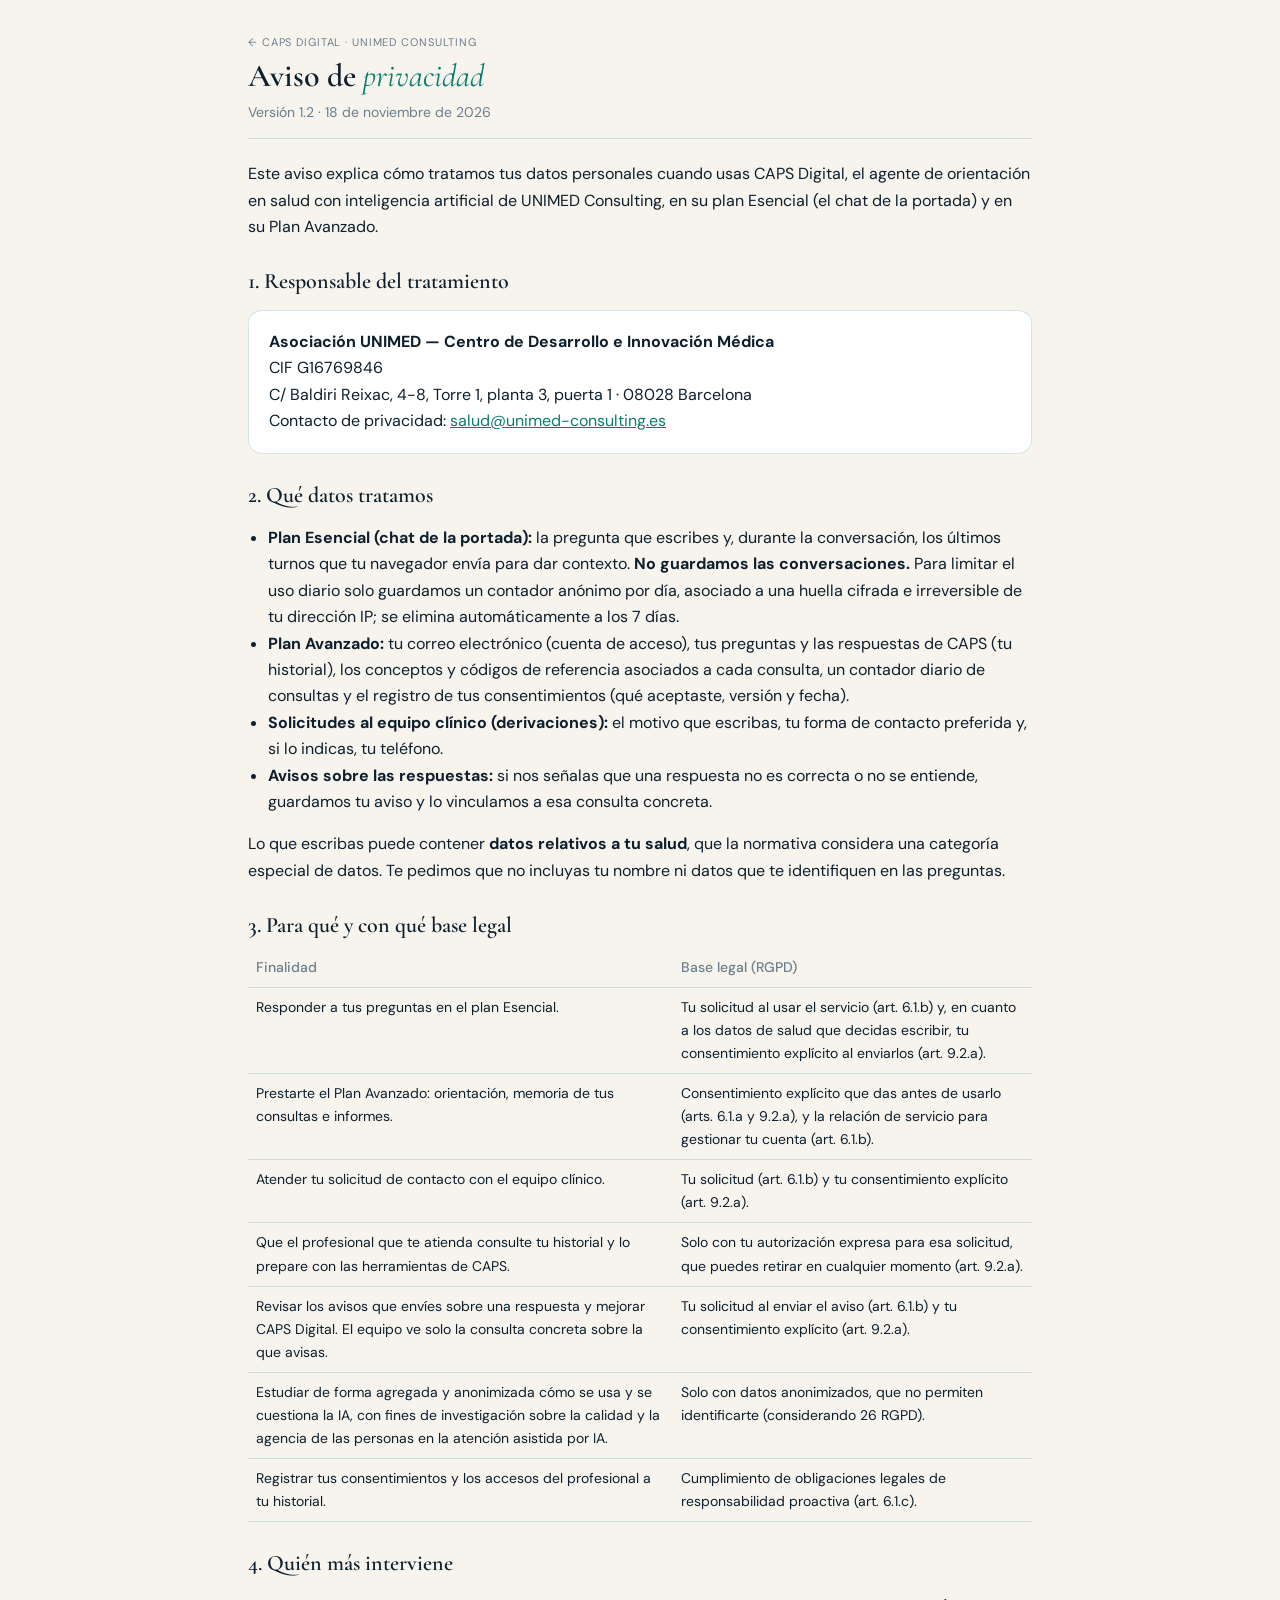
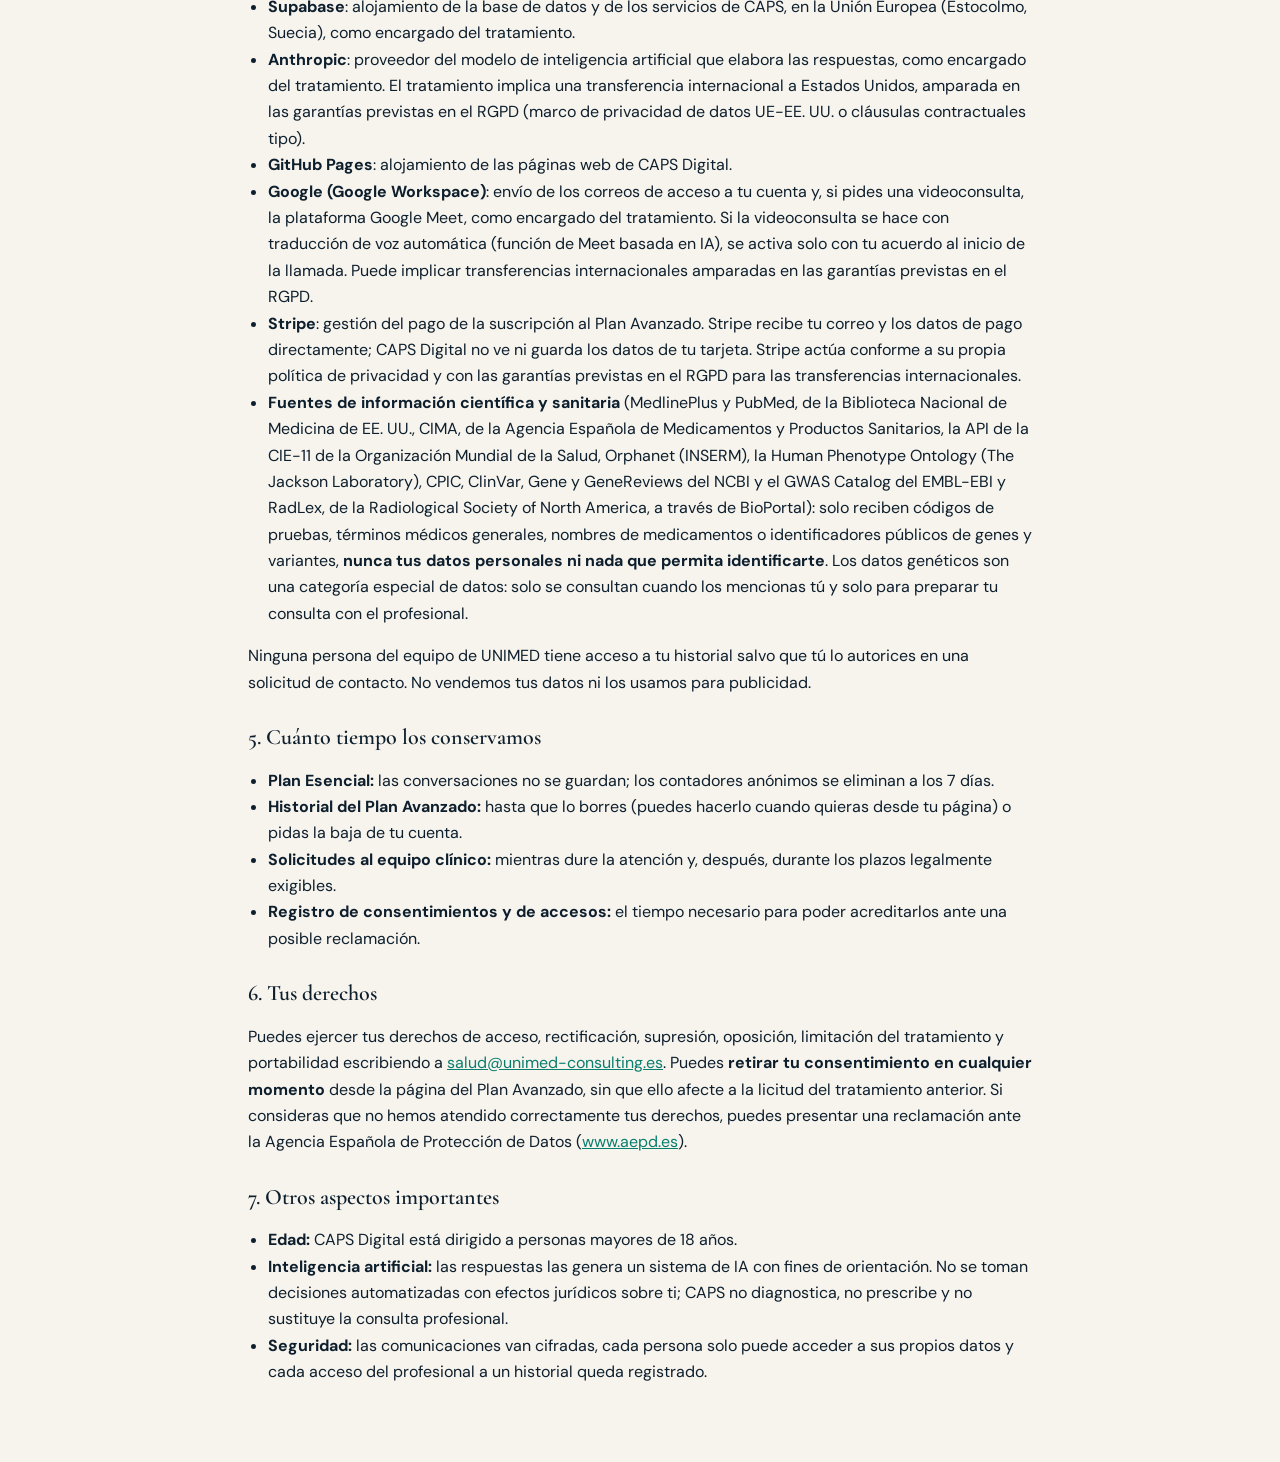
<file: privacidad/index.html>
<!DOCTYPE html>
<html lang="es">
<head>
<meta charset="utf-8">
<meta name="viewport" content="width=device-width, initial-scale=1">
<title>Aviso de privacidad · CAPS Digital — UNIMED Consulting</title>
<link rel="preconnect" href="https://fonts.googleapis.com">
<link href="https://fonts.googleapis.com/css2?family=Cormorant+Garamond:ital,wght@0,400;0,600;1,400&family=DM+Sans:wght@300;400;500;600&display=swap" rel="stylesheet">
<style>
  :root{--ink:#0d1f2d;--teal:#0a7e6e;--gold:#c9a84c;--cream:#f7f3ed;--white:#fff;--muted:#6b7f8e;--border:rgba(10,126,110,.18)}
  *{box-sizing:border-box} body{margin:0;background:var(--cream);color:var(--ink);font:16px/1.65 'DM Sans',system-ui,sans-serif}
  main{max-width:820px;margin:0 auto;padding:28px 18px 60px}
  header{border-bottom:1px solid var(--border);padding-bottom:14px;margin-bottom:22px}
  header small{color:var(--muted);letter-spacing:.08em;text-transform:uppercase;font-size:11px}
  h1{font:600 32px/1.15 'Cormorant Garamond',serif;margin:4px 0 0} h1 em{color:var(--teal);font-style:italic;font-weight:400}
  h2{font:600 22px/1.25 'Cormorant Garamond',serif;margin:28px 0 8px;color:var(--ink)}
  .card{background:var(--white);border:1px solid var(--border);border-radius:14px;padding:18px 20px;margin:14px 0}
  table{width:100%;border-collapse:collapse;font-size:14px} th,td{text-align:left;vertical-align:top;padding:8px;border-bottom:1px solid var(--border)} th{color:var(--muted);font-weight:500}
  a{color:var(--teal)} .mut{color:var(--muted);font-size:14px} ul{padding-left:20px}
</style>
</head>
<body>
<main>
  <header><small><a href="/" style="color:inherit;text-decoration:none">← CAPS Digital · UNIMED Consulting</a></small>
    <h1>Aviso de <em>privacidad</em></h1>
    <p class="mut" style="margin:6px 0 0">Versión 1.2 · 18 de noviembre de 2026</p></header>

  <p>Este aviso explica cómo tratamos tus datos personales cuando usas CAPS Digital, el agente de orientación en salud con inteligencia artificial de UNIMED Consulting, en su plan Esencial (el chat de la portada) y en su Plan Avanzado.</p>

  <h2>1. Responsable del tratamiento</h2>
  <div class="card">
    <b>Asociación UNIMED — Centro de Desarrollo e Innovación Médica</b><br>
    CIF G16769846<br>
    C/ Baldiri Reixac, 4-8, Torre 1, planta 3, puerta 1 · 08028 Barcelona<br>
    Contacto de privacidad: <a href="mailto:salud@unimed-consulting.es">salud@unimed-consulting.es</a>
  </div>

  <h2>2. Qué datos tratamos</h2>
  <ul>
    <li><b>Plan Esencial (chat de la portada):</b> la pregunta que escribes y, durante la conversación, los últimos turnos que tu navegador envía para dar contexto. <b>No guardamos las conversaciones.</b> Para limitar el uso diario solo guardamos un contador anónimo por día, asociado a una huella cifrada e irreversible de tu dirección IP; se elimina automáticamente a los 7 días.</li>
    <li><b>Plan Avanzado:</b> tu correo electrónico (cuenta de acceso), tus preguntas y las respuestas de CAPS (tu historial), los conceptos y códigos de referencia asociados a cada consulta, un contador diario de consultas y el registro de tus consentimientos (qué aceptaste, versión y fecha).</li>
    <li><b>Solicitudes al equipo clínico (derivaciones):</b> el motivo que escribas, tu forma de contacto preferida y, si lo indicas, tu teléfono.</li>
    <li><b>Avisos sobre las respuestas:</b> si nos señalas que una respuesta no es correcta o no se entiende, guardamos tu aviso y lo vinculamos a esa consulta concreta.</li>
  </ul>
  <p>Lo que escribas puede contener <b>datos relativos a tu salud</b>, que la normativa considera una categoría especial de datos. Te pedimos que no incluyas tu nombre ni datos que te identifiquen en las preguntas.</p>

  <h2>3. Para qué y con qué base legal</h2>
  <table>
    <tr><th>Finalidad</th><th>Base legal (RGPD)</th></tr>
    <tr><td>Responder a tus preguntas en el plan Esencial.</td><td>Tu solicitud al usar el servicio (art. 6.1.b) y, en cuanto a los datos de salud que decidas escribir, tu consentimiento explícito al enviarlos (art. 9.2.a).</td></tr>
    <tr><td>Prestarte el Plan Avanzado: orientación, memoria de tus consultas e informes.</td><td>Consentimiento explícito que das antes de usarlo (arts. 6.1.a y 9.2.a), y la relación de servicio para gestionar tu cuenta (art. 6.1.b).</td></tr>
    <tr><td>Atender tu solicitud de contacto con el equipo clínico.</td><td>Tu solicitud (art. 6.1.b) y tu consentimiento explícito (art. 9.2.a).</td></tr>
    <tr><td>Que el profesional que te atienda consulte tu historial y lo prepare con las herramientas de CAPS.</td><td>Solo con tu autorización expresa para esa solicitud, que puedes retirar en cualquier momento (art. 9.2.a).</td></tr>
    <tr><td>Revisar los avisos que envíes sobre una respuesta y mejorar CAPS Digital. El equipo ve solo la consulta concreta sobre la que avisas.</td><td>Tu solicitud al enviar el aviso (art. 6.1.b) y tu consentimiento explícito (art. 9.2.a).</td></tr>
    <tr><td>Estudiar de forma agregada y anonimizada cómo se usa y se cuestiona la IA, con fines de investigación sobre la calidad y la agencia de las personas en la atención asistida por IA.</td><td>Solo con datos anonimizados, que no permiten identificarte (considerando 26 RGPD).</td></tr>
    <tr><td>Registrar tus consentimientos y los accesos del profesional a tu historial.</td><td>Cumplimiento de obligaciones legales de responsabilidad proactiva (art. 6.1.c).</td></tr>
  </table>

  <h2>4. Quién más interviene</h2>
  <ul>
    <li><b>Supabase</b>: alojamiento de la base de datos y de los servicios de CAPS, en la Unión Europea (Estocolmo, Suecia), como encargado del tratamiento.</li>
    <li><b>Anthropic</b>: proveedor del modelo de inteligencia artificial que elabora las respuestas, como encargado del tratamiento. El tratamiento implica una transferencia internacional a Estados Unidos, amparada en las garantías previstas en el RGPD (marco de privacidad de datos UE-EE. UU. o cláusulas contractuales tipo).</li>
    <li><b>GitHub Pages</b>: alojamiento de las páginas web de CAPS Digital.</li>
    <li><b>Google (Google Workspace)</b>: envío de los correos de acceso a tu cuenta y, si pides una videoconsulta, la plataforma Google Meet, como encargado del tratamiento. Si la videoconsulta se hace con traducción de voz automática (función de Meet basada en IA), se activa solo con tu acuerdo al inicio de la llamada. Puede implicar transferencias internacionales amparadas en las garantías previstas en el RGPD.</li>
    <li><b>Stripe</b>: gestión del pago de la suscripción al Plan Avanzado. Stripe recibe tu correo y los datos de pago directamente; CAPS Digital no ve ni guarda los datos de tu tarjeta. Stripe actúa conforme a su propia política de privacidad y con las garantías previstas en el RGPD para las transferencias internacionales.</li>
    <li><b>Fuentes de información científica y sanitaria</b> (MedlinePlus y PubMed, de la Biblioteca Nacional de Medicina de EE. UU., CIMA, de la Agencia Española de Medicamentos y Productos Sanitarios, la API de la CIE-11 de la Organización Mundial de la Salud, Orphanet (INSERM), la Human Phenotype Ontology (The Jackson Laboratory), CPIC, ClinVar, Gene y GeneReviews del NCBI y el GWAS Catalog del EMBL-EBI y RadLex, de la Radiological Society of North America, a través de BioPortal): solo reciben códigos de pruebas, términos médicos generales, nombres de medicamentos o identificadores públicos de genes y variantes, <b>nunca tus datos personales ni nada que permita identificarte</b>. Los datos genéticos son una categoría especial de datos: solo se consultan cuando los mencionas tú y solo para preparar tu consulta con el profesional.</li>
  </ul>
  <p>Ninguna persona del equipo de UNIMED tiene acceso a tu historial salvo que tú lo autorices en una solicitud de contacto. No vendemos tus datos ni los usamos para publicidad.</p>

  <h2>5. Cuánto tiempo los conservamos</h2>
  <ul>
    <li><b>Plan Esencial:</b> las conversaciones no se guardan; los contadores anónimos se eliminan a los 7 días.</li>
    <li><b>Historial del Plan Avanzado:</b> hasta que lo borres (puedes hacerlo cuando quieras desde tu página) o pidas la baja de tu cuenta.</li>
    <li><b>Solicitudes al equipo clínico:</b> mientras dure la atención y, después, durante los plazos legalmente exigibles.</li>
    <li><b>Registro de consentimientos y de accesos:</b> el tiempo necesario para poder acreditarlos ante una posible reclamación.</li>
  </ul>

  <h2>6. Tus derechos</h2>
  <p>Puedes ejercer tus derechos de acceso, rectificación, supresión, oposición, limitación del tratamiento y portabilidad escribiendo a <a href="mailto:salud@unimed-consulting.es">salud@unimed-consulting.es</a>. Puedes <b>retirar tu consentimiento en cualquier momento</b> desde la página del Plan Avanzado, sin que ello afecte a la licitud del tratamiento anterior. Si consideras que no hemos atendido correctamente tus derechos, puedes presentar una reclamación ante la Agencia Española de Protección de Datos (<a href="https://www.aepd.es" target="_blank" rel="noopener">www.aepd.es</a>).</p>

  <h2>7. Otros aspectos importantes</h2>
  <ul>
    <li><b>Edad:</b> CAPS Digital está dirigido a personas mayores de 18 años.</li>
    <li><b>Inteligencia artificial:</b> las respuestas las genera un sistema de IA con fines de orientación. No se toman decisiones automatizadas con efectos jurídicos sobre ti; CAPS no diagnostica, no prescribe y no sustituye la consulta profesional.</li>
    <li><b>Seguridad:</b> las comunicaciones van cifradas, cada persona solo puede acceder a sus propios datos y cada acceso del profesional a un historial queda registrado.</li>
  </ul>
</main>
</body>
</html>
</file>
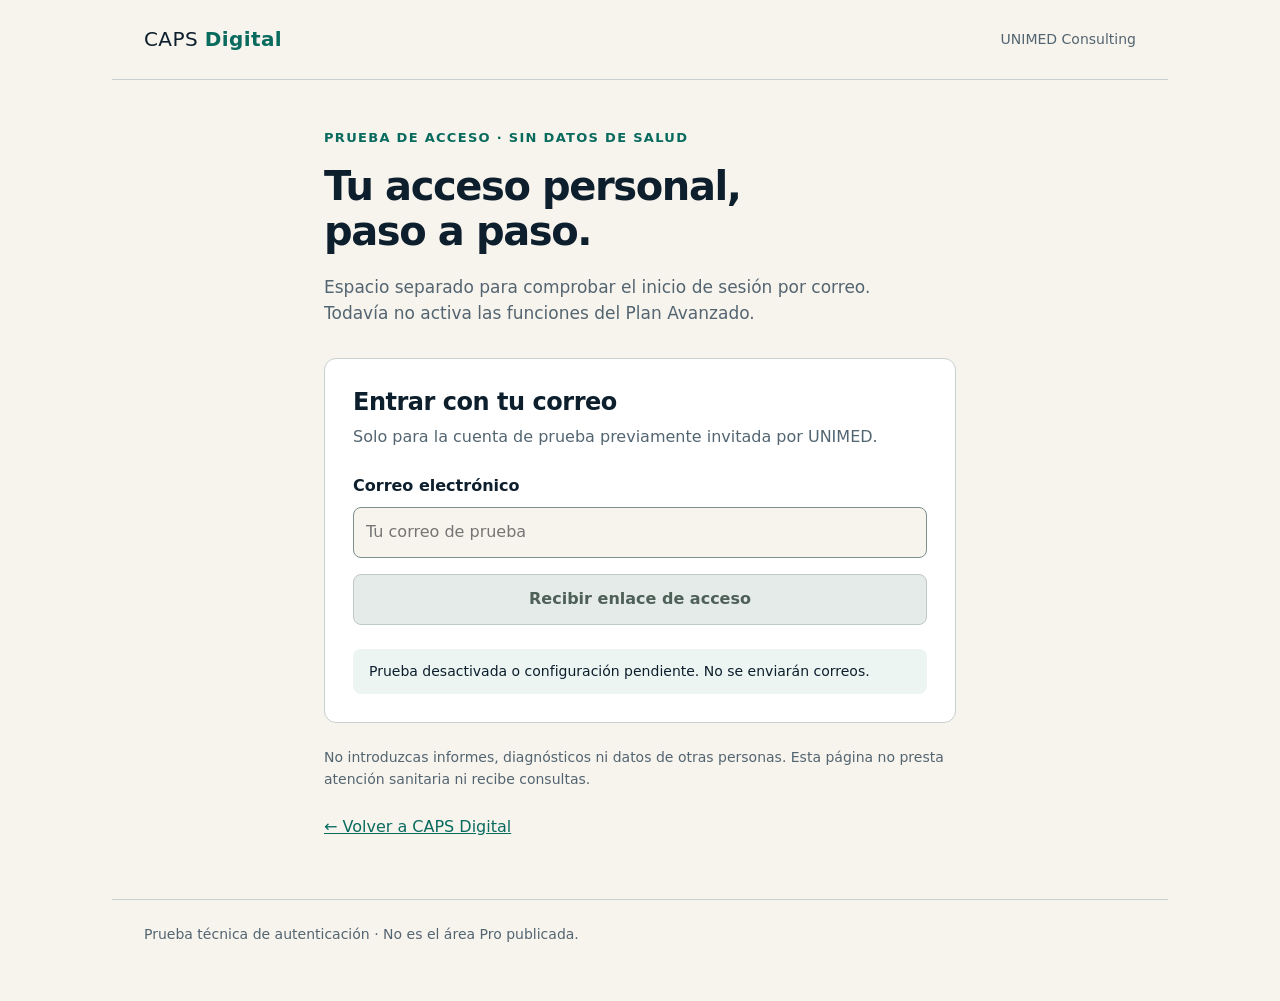
<file: pruebas-acceso/index.html>
<!doctype html>
<html lang="es">
<head>
<meta charset="utf-8">
<meta name="viewport" content="width=device-width,initial-scale=1">
<meta name="robots" content="noindex,nofollow">
<meta name="referrer" content="no-referrer">
<meta http-equiv="Content-Security-Policy" content="default-src 'none'; script-src 'self'; style-src 'self'; connect-src https://vcfgnpnjllvpqdiwjlmz.supabase.co; img-src 'none'; base-uri 'none'; form-action 'none'; object-src 'none'">
<title>Acceso de prueba · CAPS Digital</title>
<link rel="stylesheet" href="estilos.css">
<script defer src="config.js"></script>
<script defer src="acceso.js"></script>
</head>
<body>
<header><a href="/">CAPS <strong>Digital</strong></a><span>UNIMED Consulting</span></header>
<main>
<p class="eyebrow">PRUEBA DE ACCESO · SIN DATOS DE SALUD</p>
<h1>Tu acceso personal,<br>paso a paso.</h1>
<p class="intro">Espacio separado para comprobar el inicio de sesión por correo. Todavía no activa las funciones del Plan Avanzado.</p>
<section class="card" aria-labelledby="title">
<h2 id="title">Entrar con tu correo</h2>
<p>Solo para la cuenta de prueba previamente invitada por UNIMED.</p>
<form id="login-form">
<label for="email">Correo electrónico</label>
<input id="email" name="email" type="email" autocomplete="email" maxlength="254" placeholder="Tu correo de prueba" required disabled>
<button id="send" type="submit" disabled>Recibir enlace de acceso</button>
</form>
<p id="status" class="status" role="status" aria-live="polite">Prueba desactivada. No se enviarán correos.</p>
<div id="account" hidden>
<p class="account-label">Correo verificado en esta sesión</p>
<p id="account-email"></p>
<p class="notice">Entrar no concede Pro. Aún no hay historial, informes PDF ni permisos de fundador conectados a esta página.</p>
<button id="logout" type="button" class="secondary">Cerrar sesión de prueba</button>
</div>
</section>
<p class="footnote">No introduzcas informes, diagnósticos ni datos de otras personas. Esta página no presta atención sanitaria ni recibe consultas.</p>
<a class="back" href="/">← Volver a CAPS Digital</a>
</main>
<footer>Prueba técnica de autenticación · No es el área Pro publicada.</footer>
</body></html>
</file>
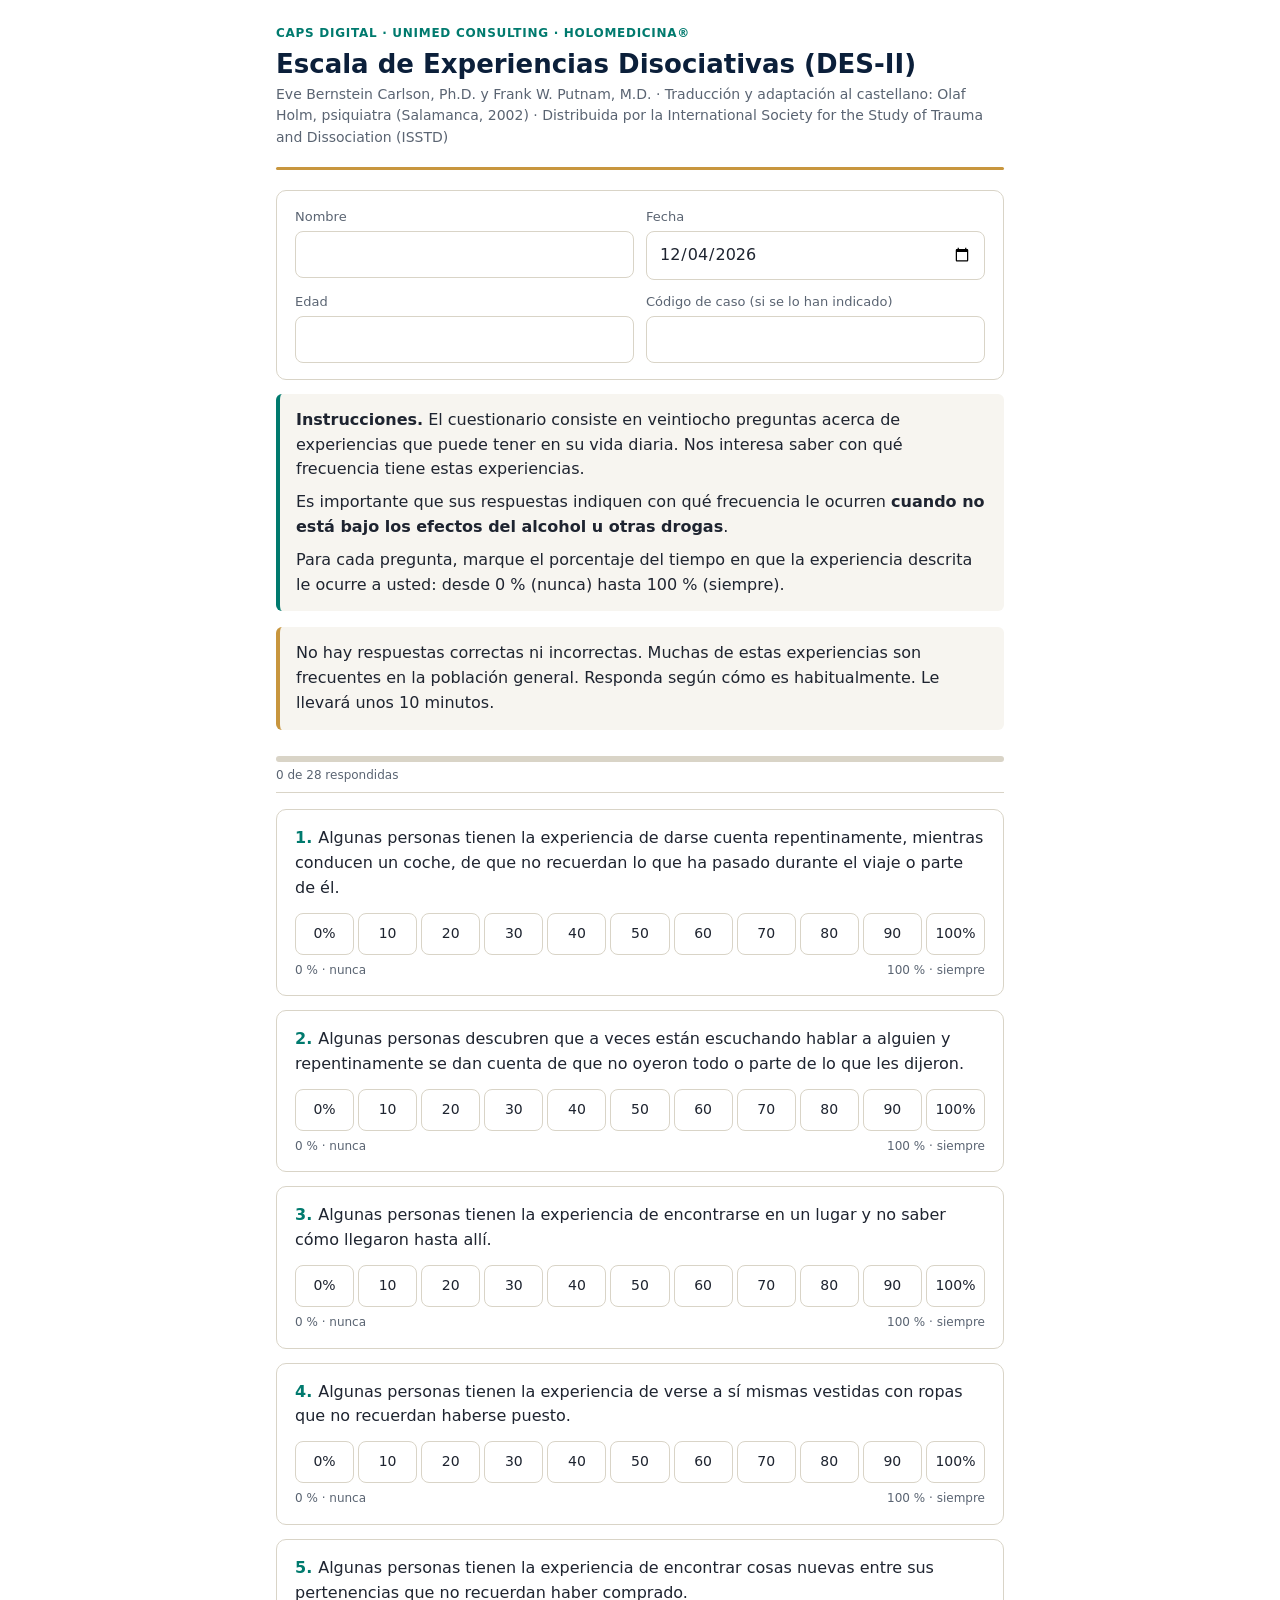
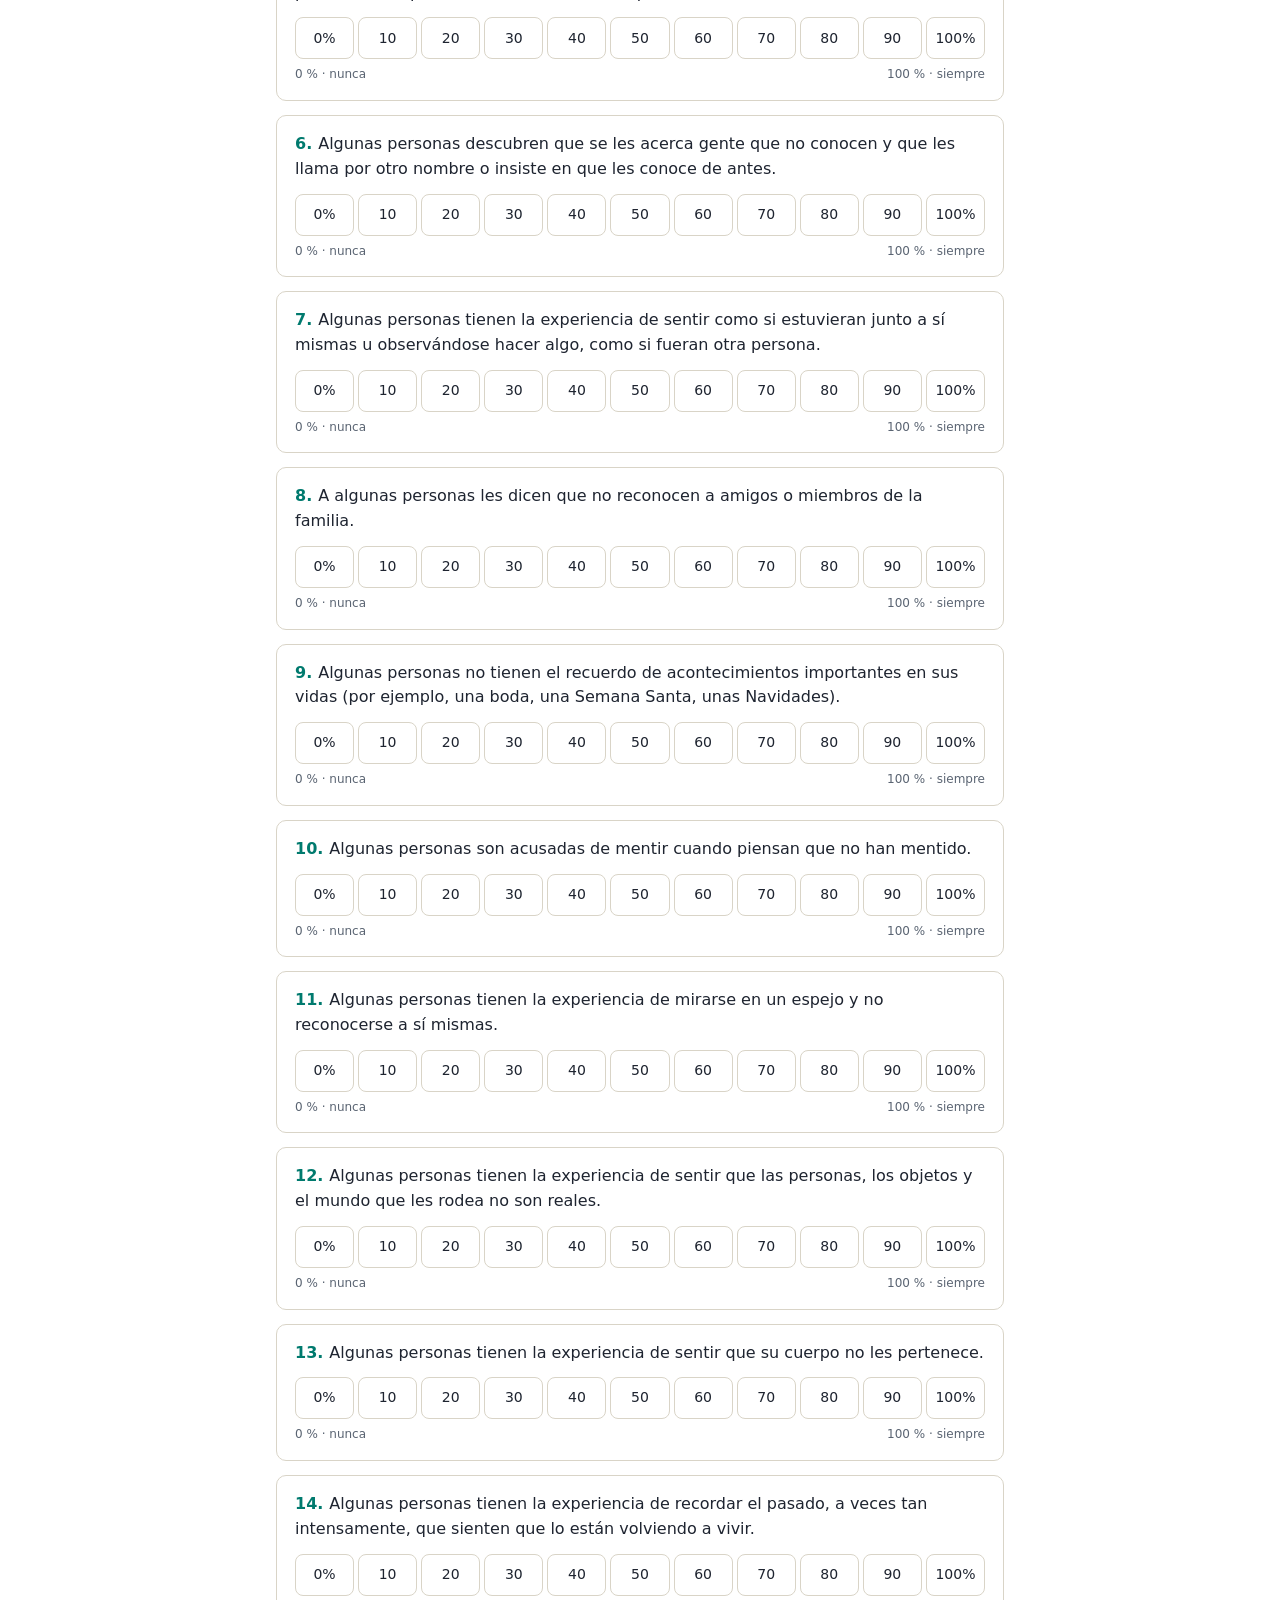
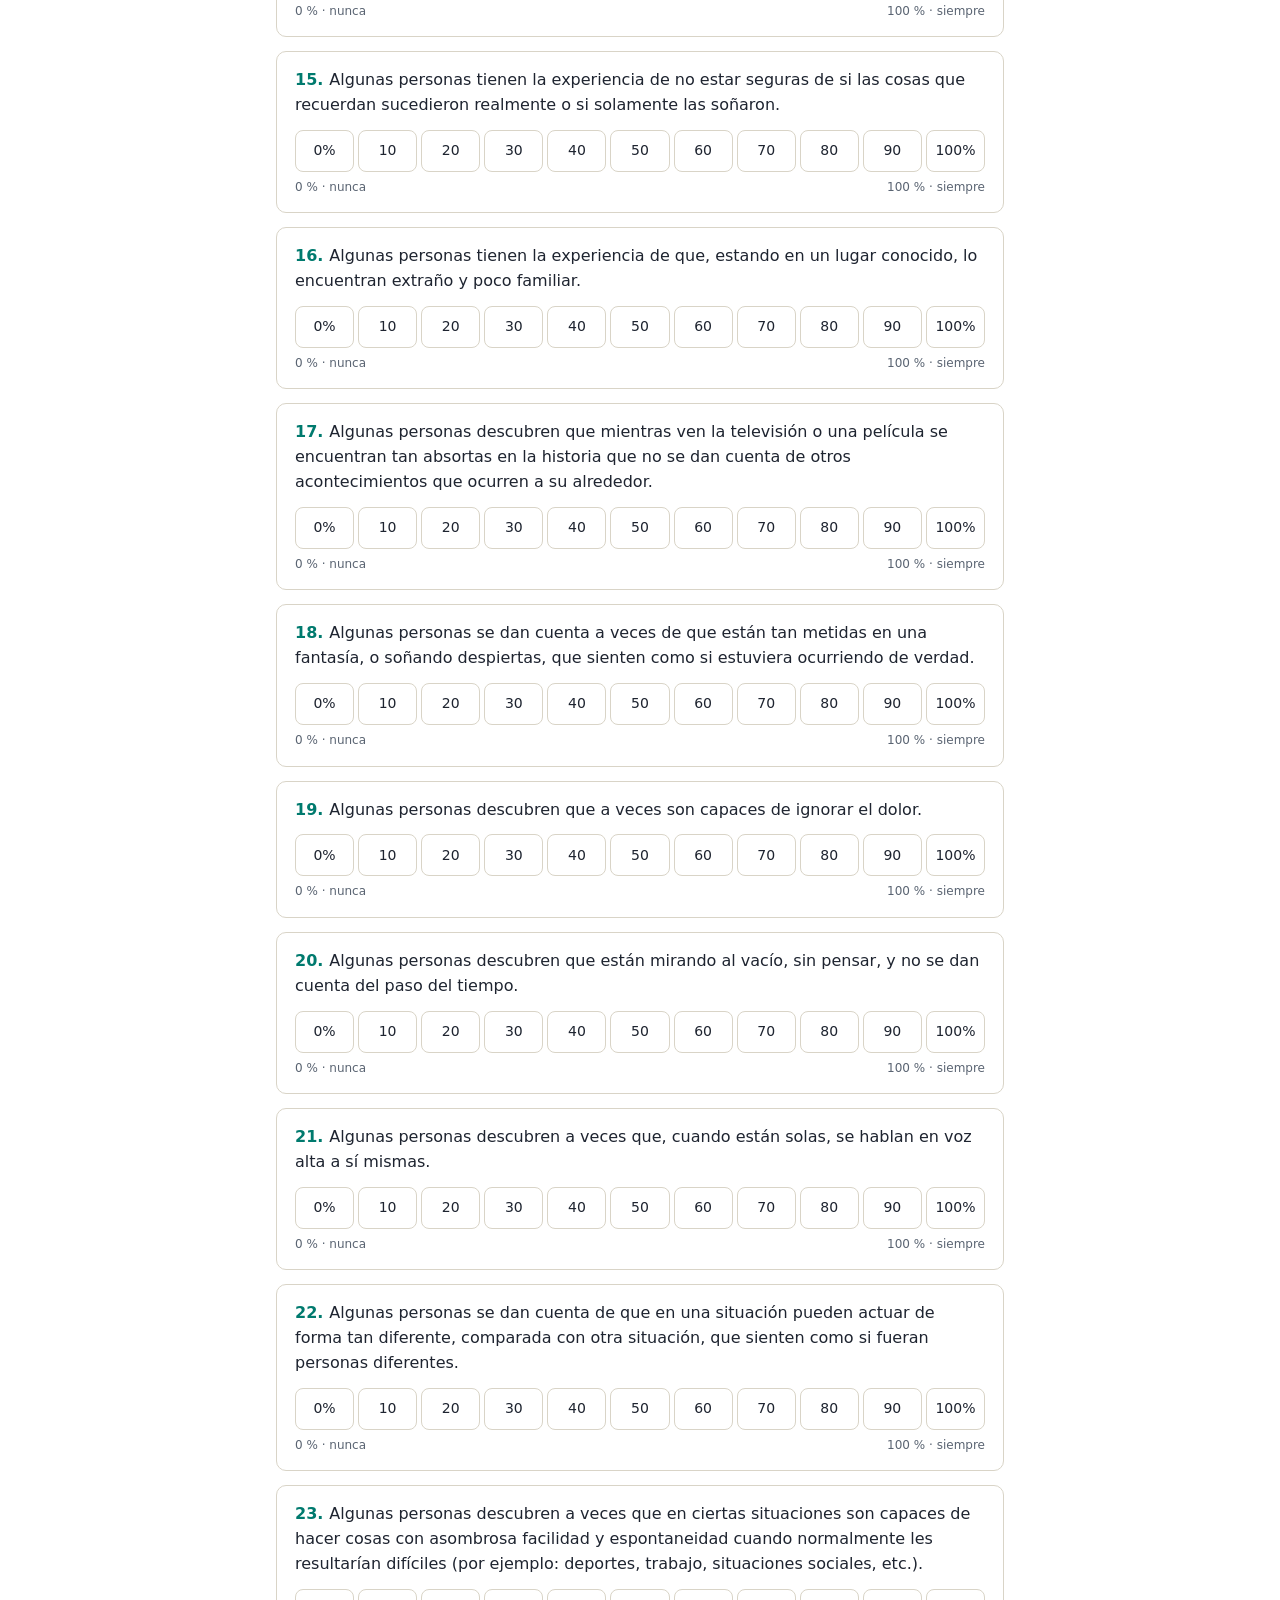
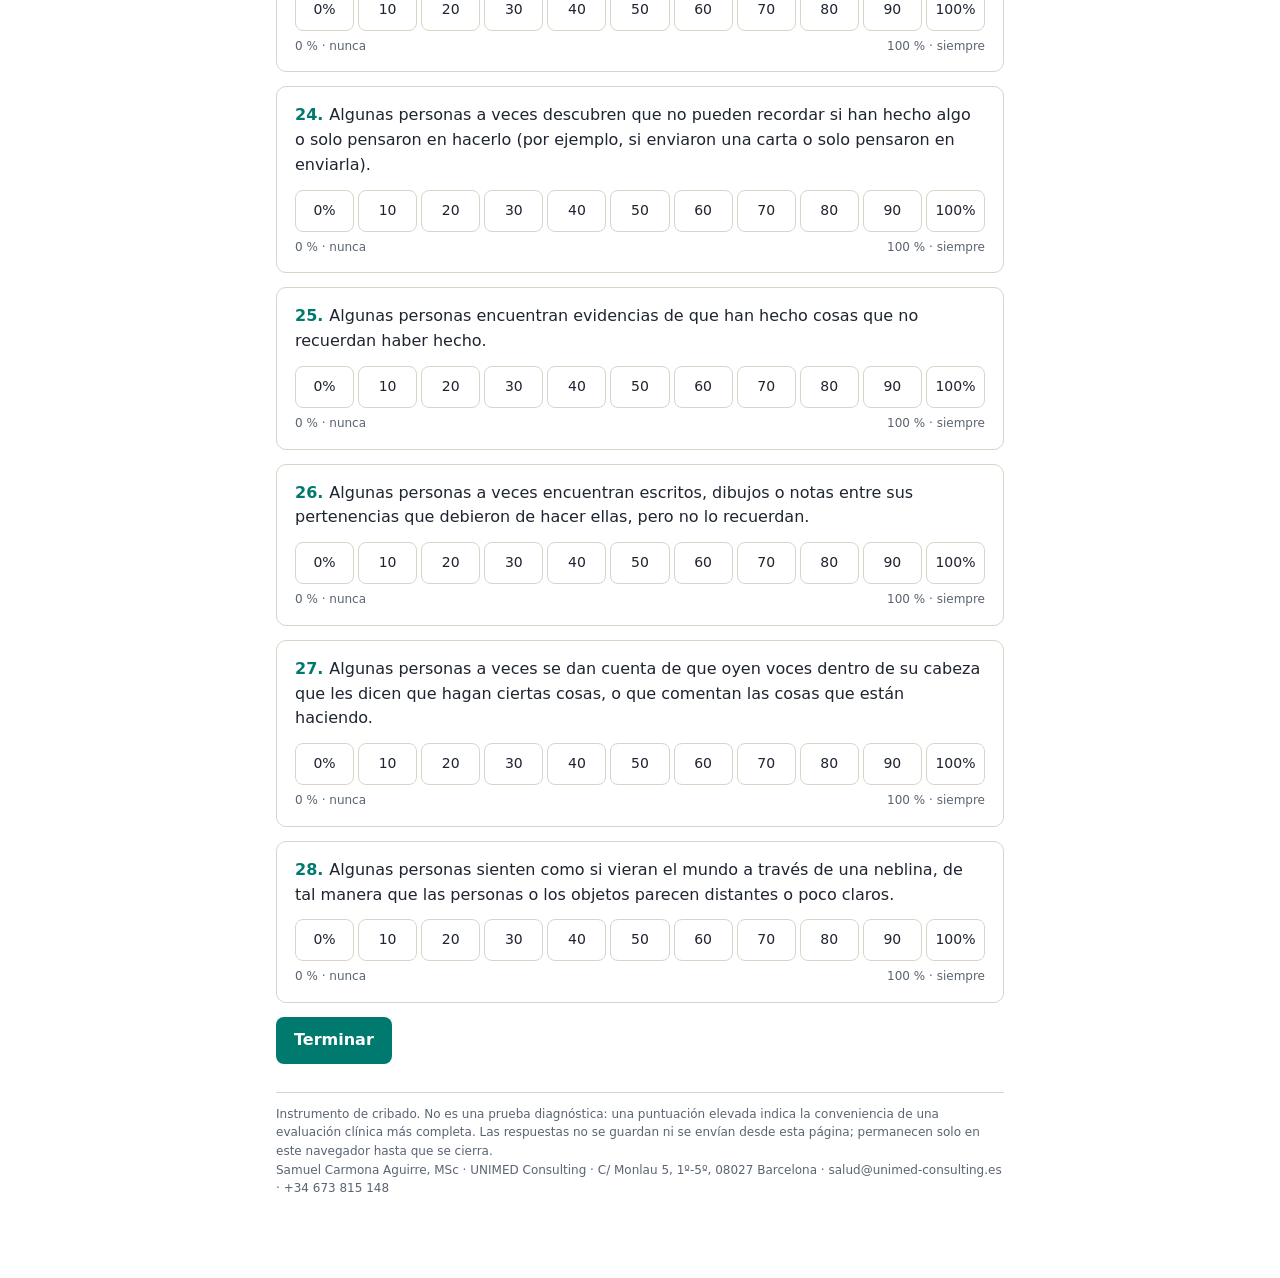
<file: DES-II_Cuestionario_UNIMED_v1.html>
<!doctype html>
<html lang="es">
<head>
<meta charset="utf-8">
<meta name="viewport" content="width=device-width, initial-scale=1">
<title>Escala de Experiencias Disociativas · DES-II</title>
<style>
  :root{
    --navy:#0B1F3A; --teal:#007A6E; --teal-l:#1A9B8C; --gold:#C8963E; --cream:#F7F5F0;
    --ink:#1E2430; --muted:#5A6472; --line:#D9D4C7; --bg:#FFFFFF; --card:#FFFFFF; --warn:#9B2C2C;
  }
  @media (prefers-color-scheme: dark){
    :root:not([data-theme="light"]){
      --navy:#E8EEF6; --teal:#4CC2B4; --teal-l:#6FD3C7; --gold:#E0B064; --cream:#1B2230;
      --ink:#E6E9EE; --muted:#A3ACB9; --line:#2E3747; --bg:#11161F; --card:#171E2A; --warn:#E07A7A;
    }
  }
  :root[data-theme="dark"]{
    --navy:#E8EEF6; --teal:#4CC2B4; --teal-l:#6FD3C7; --gold:#E0B064; --cream:#1B2230;
    --ink:#E6E9EE; --muted:#A3ACB9; --line:#2E3747; --bg:#11161F; --card:#171E2A; --warn:#E07A7A;
  }
  *{box-sizing:border-box}
  body{margin:0;background:var(--bg);color:var(--ink);font:16px/1.55 Calibri,"Segoe UI",system-ui,-apple-system,sans-serif}
  .wrap{max-width:760px;margin:0 auto;padding:24px 16px 80px}
  .brand{font-size:12px;letter-spacing:.06em;text-transform:uppercase;color:var(--teal);font-weight:700}
  h1{font-size:26px;line-height:1.2;color:var(--navy);margin:6px 0 4px}
  .sub{color:var(--muted);margin:0 0 18px;font-size:14px}
  .rule{height:3px;background:var(--gold);border-radius:2px;margin:12px 0 20px}
  .card{background:var(--card);border:1px solid var(--line);border-radius:10px;padding:16px 18px;margin:0 0 14px}
  .callout{background:var(--cream);border-left:4px solid var(--teal);border-radius:6px;padding:14px 16px;margin:0 0 16px}
  .callout.gold{border-left-color:var(--gold)}
  .callout p{margin:0 0 8px}.callout p:last-child{margin:0}
  label.f{display:block;font-size:13px;color:var(--muted);margin-bottom:4px}
  input[type=text],input[type=date],input[type=password]{width:100%;padding:10px 12px;border:1px solid var(--line);border-radius:8px;background:var(--bg);color:var(--ink);font:inherit}
  .grid2{display:grid;grid-template-columns:1fr 1fr;gap:12px}
  @media (max-width:520px){.grid2{grid-template-columns:1fr}}
  .q{scroll-margin-top:80px}
  .q.missing{border-color:var(--warn)}
  .qn{font-weight:700;color:var(--teal);margin-right:6px}
  .qt{margin:0 0 12px}
  .scale{display:grid;grid-template-columns:repeat(11,1fr);gap:4px}
  @media (max-width:520px){.scale{grid-template-columns:repeat(6,1fr)}}
  .scale input{position:absolute;opacity:0;pointer-events:none}
  .scale label{display:flex;align-items:center;justify-content:center;min-height:42px;border:1px solid var(--line);border-radius:8px;cursor:pointer;font-size:14px;font-variant-numeric:tabular-nums;user-select:none}
  .scale input:checked + label{background:var(--teal);border-color:var(--teal);color:#fff;font-weight:700}
  .scale input:focus-visible + label{outline:2px solid var(--gold);outline-offset:2px}
  .ends{display:flex;justify-content:space-between;font-size:12px;color:var(--muted);margin-top:6px}
  .bar{position:sticky;top:0;z-index:5;background:var(--bg);padding:10px 0 8px;border-bottom:1px solid var(--line);margin-bottom:16px}
  .prog{height:6px;background:var(--line);border-radius:4px;overflow:hidden}
  .prog i{display:block;height:100%;width:0;background:var(--teal);transition:width .2s}
  .progt{font-size:12px;color:var(--muted);margin-top:4px}
  button{font:inherit;border:0;border-radius:8px;padding:11px 18px;cursor:pointer;background:var(--teal);color:#fff;font-weight:600}
  button.sec{background:transparent;color:var(--teal);border:1px solid var(--teal)}
  .actions{display:flex;flex-wrap:wrap;gap:10px;margin-top:14px}
  .err{color:var(--warn);font-size:14px;margin-top:10px}
  .hidden{display:none}
  table{width:100%;border-collapse:collapse;font-size:14px}
  th,td{border-bottom:1px solid var(--line);padding:7px 6px;text-align:left;vertical-align:top}
  th{color:var(--muted);font-weight:600}
  td.n{text-align:right;font-variant-numeric:tabular-nums}
  .flag{color:var(--warn);font-weight:700}
  .foot{font-size:12px;color:var(--muted);margin-top:28px;border-top:1px solid var(--line);padding-top:12px}
  @media print{
    .bar,.actions,#pro-gate,.noprint{display:none!important}
    body{background:#fff;color:#000}
    .card{break-inside:avoid;border-color:#ccc}
    .scale label{min-height:26px;font-size:11px}
    .scale input:checked + label{background:#000!important;color:#fff!important;-webkit-print-color-adjust:exact;print-color-adjust:exact}
  }
</style>
</head>
<body>
<div class="wrap">
  <div class="brand">CAPS Digital · UNIMED Consulting · Holomedicina®</div>
  <h1>Escala de Experiencias Disociativas (DES-II)</h1>
  <p class="sub">Eve Bernstein Carlson, Ph.D. y Frank W. Putnam, M.D. · Traducción y adaptación al castellano: Olaf Holm, psiquiatra (Salamanca, 2002) · Distribuida por la International Society for the Study of Trauma and Dissociation (ISSTD)</p>
  <div class="rule"></div>

  <section id="intro">
    <div class="card">
      <div class="grid2">
        <div><label class="f" for="nombre">Nombre</label><input type="text" id="nombre" autocomplete="name"></div>
        <div><label class="f" for="fecha">Fecha</label><input type="date" id="fecha"></div>
        <div><label class="f" for="edad">Edad</label><input type="text" id="edad" inputmode="numeric"></div>
        <div><label class="f" for="codigo">Código de caso (si se lo han indicado)</label><input type="text" id="codigo"></div>
      </div>
    </div>

    <div class="callout">
      <p><strong>Instrucciones.</strong> El cuestionario consiste en veintiocho preguntas acerca de experiencias que puede tener en su vida diaria. Nos interesa saber con qué frecuencia tiene estas experiencias.</p>
      <p>Es importante que sus respuestas indiquen con qué frecuencia le ocurren <strong>cuando no está bajo los efectos del alcohol u otras drogas</strong>.</p>
      <p>Para cada pregunta, marque el porcentaje del tiempo en que la experiencia descrita le ocurre a usted: desde 0 % (nunca) hasta 100 % (siempre).</p>
    </div>
    <div class="callout gold">
      <p>No hay respuestas correctas ni incorrectas. Muchas de estas experiencias son frecuentes en la población general. Responda según cómo es habitualmente. Le llevará unos 10 minutos.</p>
    </div>
  </section>

  <div class="bar"><div class="prog"><i id="progbar"></i></div><div class="progt" id="progt">0 de 28 respondidas</div></div>

  <form id="form" novalidate></form>

  <div class="actions">
    <button type="button" id="finish">Terminar</button>
  </div>
  <div class="err hidden" id="err"></div>

  <section id="done" class="hidden">
    <div class="callout">
      <p><strong>Gracias por su colaboración.</strong></p>
      <p>Para enviar sus respuestas, use una de estas opciones y hágalas llegar a su profesional de referencia (salud@unimed-consulting.es).</p>
    </div>
    <div class="actions">
      <button type="button" id="print">Guardar como PDF / imprimir</button>
      <button type="button" class="sec" id="copy">Copiar respuestas</button>
    </div>
    <div class="progt noprint" id="copied"></div>

    <div id="pro-gate" class="card noprint" style="margin-top:28px">
      <label class="f" for="code">Acceso profesional</label>
      <div style="display:flex;gap:8px"><input type="password" id="code" autocomplete="off"><button type="button" class="sec" id="unlock">Ver puntuación</button></div>
    </div>
    <section id="pro" class="hidden"></section>
  </section>

  <div class="foot">
    Instrumento de cribado. No es una prueba diagnóstica: una puntuación elevada indica la conveniencia de una evaluación clínica más completa. Las respuestas no se guardan ni se envían desde esta página; permanecen solo en este navegador hasta que se cierra.<br>
    Samuel Carmona Aguirre, MSc · UNIMED Consulting · C/ Monlau 5, 1º-5º, 08027 Barcelona · salud@unimed-consulting.es · +34 673 815 148
  </div>
</div>

<script>
const ITEMS = [
 "Algunas personas tienen la experiencia de darse cuenta repentinamente, mientras conducen un coche, de que no recuerdan lo que ha pasado durante el viaje o parte de él.",
 "Algunas personas descubren que a veces están escuchando hablar a alguien y repentinamente se dan cuenta de que no oyeron todo o parte de lo que les dijeron.",
 "Algunas personas tienen la experiencia de encontrarse en un lugar y no saber cómo llegaron hasta allí.",
 "Algunas personas tienen la experiencia de verse a sí mismas vestidas con ropas que no recuerdan haberse puesto.",
 "Algunas personas tienen la experiencia de encontrar cosas nuevas entre sus pertenencias que no recuerdan haber comprado.",
 "Algunas personas descubren que se les acerca gente que no conocen y que les llama por otro nombre o insiste en que les conoce de antes.",
 "Algunas personas tienen la experiencia de sentir como si estuvieran junto a sí mismas u observándose hacer algo, como si fueran otra persona.",
 "A algunas personas les dicen que no reconocen a amigos o miembros de la familia.",
 "Algunas personas no tienen el recuerdo de acontecimientos importantes en sus vidas (por ejemplo, una boda, una Semana Santa, unas Navidades).",
 "Algunas personas son acusadas de mentir cuando piensan que no han mentido.",
 "Algunas personas tienen la experiencia de mirarse en un espejo y no reconocerse a sí mismas.",
 "Algunas personas tienen la experiencia de sentir que las personas, los objetos y el mundo que les rodea no son reales.",
 "Algunas personas tienen la experiencia de sentir que su cuerpo no les pertenece.",
 "Algunas personas tienen la experiencia de recordar el pasado, a veces tan intensamente, que sienten que lo están volviendo a vivir.",
 "Algunas personas tienen la experiencia de no estar seguras de si las cosas que recuerdan sucedieron realmente o si solamente las soñaron.",
 "Algunas personas tienen la experiencia de que, estando en un lugar conocido, lo encuentran extraño y poco familiar.",
 "Algunas personas descubren que mientras ven la televisión o una película se encuentran tan absortas en la historia que no se dan cuenta de otros acontecimientos que ocurren a su alrededor.",
 "Algunas personas se dan cuenta a veces de que están tan metidas en una fantasía, o soñando despiertas, que sienten como si estuviera ocurriendo de verdad.",
 "Algunas personas descubren que a veces son capaces de ignorar el dolor.",
 "Algunas personas descubren que están mirando al vacío, sin pensar, y no se dan cuenta del paso del tiempo.",
 "Algunas personas descubren a veces que, cuando están solas, se hablan en voz alta a sí mismas.",
 "Algunas personas se dan cuenta de que en una situación pueden actuar de forma tan diferente, comparada con otra situación, que sienten como si fueran personas diferentes.",
 "Algunas personas descubren a veces que en ciertas situaciones son capaces de hacer cosas con asombrosa facilidad y espontaneidad cuando normalmente les resultarían difíciles (por ejemplo: deportes, trabajo, situaciones sociales, etc.).",
 "Algunas personas a veces descubren que no pueden recordar si han hecho algo o solo pensaron en hacerlo (por ejemplo, si enviaron una carta o solo pensaron en enviarla).",
 "Algunas personas encuentran evidencias de que han hecho cosas que no recuerdan haber hecho.",
 "Algunas personas a veces encuentran escritos, dibujos o notas entre sus pertenencias que debieron de hacer ellas, pero no lo recuerdan.",
 "Algunas personas a veces se dan cuenta de que oyen voces dentro de su cabeza que les dicen que hagan ciertas cosas, o que comentan las cosas que están haciendo.",
 "Algunas personas sienten como si vieran el mundo a través de una neblina, de tal manera que las personas o los objetos parecen distantes o poco claros."
];
const VALS = [0,10,20,30,40,50,60,70,80,90,100];
const form = document.getElementById('form');

ITEMS.forEach((t,i)=>{
  const n=i+1, d=document.createElement('div');
  d.className='card q'; d.id='q'+n;
  let h=`<p class="qt"><span class="qn">${n}.</span>${t}</p>
  <div class="scale" role="radiogroup" aria-label="Pregunta ${n}: porcentaje del tiempo">`;
  VALS.forEach(v=>{ h+=`<input type="radio" name="i${n}" id="i${n}_${v}" value="${v}"><label for="i${n}_${v}">${v}${v===0||v===100?'%':''}</label>`; });
  h+=`</div><div class="ends"><span>0 % · nunca</span><span>100 % · siempre</span></div>`;
  d.innerHTML=h; form.appendChild(d);
});

const fecha=document.getElementById('fecha');
try{ fecha.value=new Date().toISOString().slice(0,10);}catch(e){}

function answers(){ return ITEMS.map((_,i)=>{const c=form.querySelector(`input[name=i${i+1}]:checked`);return c?Number(c.value):null;}); }
function updateProg(){
  const a=answers(), k=a.filter(x=>x!==null).length;
  document.getElementById('progbar').style.width=(k/28*100)+'%';
  document.getElementById('progt').textContent=`${k} de 28 respondidas`;
}
form.addEventListener('change',e=>{ updateProg(); const q=e.target.closest('.q'); if(q) q.classList.remove('missing'); });

document.getElementById('finish').addEventListener('click',()=>{
  const a=answers(), miss=a.map((x,i)=>x===null?i+1:null).filter(Boolean);
  const err=document.getElementById('err');
  document.querySelectorAll('.q').forEach(q=>q.classList.remove('missing'));
  if(miss.length){
    miss.forEach(n=>document.getElementById('q'+n).classList.add('missing'));
    err.textContent=`Faltan por responder: ${miss.join(', ')}.`; err.classList.remove('hidden');
    document.getElementById('q'+miss[0]).scrollIntoView({behavior:'smooth'}); return;
  }
  err.classList.add('hidden');
  document.getElementById('done').classList.remove('hidden');
  document.getElementById('done').scrollIntoView({behavior:'smooth'});
});

function meta(){ return {
  nombre:document.getElementById('nombre').value.trim(),
  fecha:document.getElementById('fecha').value,
  edad:document.getElementById('edad').value.trim(),
  codigo:document.getElementById('codigo').value.trim()}; }

document.getElementById('print').addEventListener('click',()=>window.print());
document.getElementById('copy').addEventListener('click',async()=>{
  const m=meta(), a=answers();
  const txt=`DES-II · respuestas\nNombre: ${m.nombre}\nFecha: ${m.fecha}\nEdad: ${m.edad}\nCódigo: ${m.codigo}\n`+a.map((v,i)=>`${i+1}: ${v}`).join('\n');
  const out=document.getElementById('copied');
  try{ await navigator.clipboard.writeText(txt); out.textContent='Respuestas copiadas. Péguelas en un correo a salud@unimed-consulting.es.'; }
  catch(e){ out.textContent='No se pudo copiar automáticamente. Use «Guardar como PDF».'; }
});

// Puntuación (Carlson y Putnam, 1993; Waller, Putnam y Carlson, 1996)
const SUB = {
  "Amnesia disociativa":[3,4,5,6,8,10,25,26],
  "Despersonalización / desrealización":[7,11,12,13,16,28],
  "Absorción e implicación imaginativa":[2,14,15,17,18,20,22,23]
};
const TAXON=[3,5,7,8,12,13,22,27];
const mean=(a,idx)=>idx.reduce((s,n)=>s+a[n-1],0)/idx.length;
const f1=x=>x.toFixed(1).replace('.',',');

document.getElementById('unlock').addEventListener('click',()=>{
  if(document.getElementById('code').value.trim()!=='UNIMED2026'){ document.getElementById('code').value=''; return; }
  const a=answers(), total=a.reduce((s,x)=>s+x,0)/28, tax=mean(a,TAXON);
  const sorted=[...a].sort((x,y)=>x-y), med=(sorted[13]+sorted[14])/2;
  let h=`<div class="card"><p class="brand" style="margin:0 0 8px">Uso profesional</p>
  <table><tr><th>Indicador</th><th class="n">Valor</th><th>Referencia orientativa</th></tr>
  <tr><td><strong>Puntuación total (media de 28 ítems)</strong></td><td class="n ${total>=30?'flag':''}">${f1(total)}</td><td>≥ 30: valorar evaluación estructurada (SCID-D o MID)</td></tr>
  <tr><td>Mediana de los 28 ítems</td><td class="n">${f1(med)}</td><td>Útil si hay ítems extremos</td></tr>
  <tr><td>DES-T (ítems 3, 5, 7, 8, 12, 13, 22, 27)</td><td class="n ${tax>=20?'flag':''}">${f1(tax)}</td><td>≥ 20: perfil de disociación patológica más probable</td></tr>`;
  for(const [k,idx] of Object.entries(SUB)) h+=`<tr><td>${k} (${idx.join(', ')})</td><td class="n">${f1(mean(a,idx))}</td><td>—</td></tr>`;
  h+=`</table>`;
  const notes=[];
  if(a[26]>0) notes.push(`Ítem 27 (voces) = ${a[26]} %: explorar en entrevista.`);
  [7,12,13,16,28].forEach(n=>{ if(a[n-1]>=30) notes.push(`Ítem ${n} = ${a[n-1]} %.`); });
  if(notes.length) h+=`<p style="margin:12px 0 0"><strong>Ítems a revisar:</strong> ${notes.join(' ')}</p>`;
  h+=`<p style="margin:12px 0 0;font-size:13px;color:var(--muted)">Puntos de corte orientativos, no diagnósticos. El consumo de cannabis, la privación de sueño, la ansiedad y el TDAH (absorción, divagación) pueden elevar puntuaciones. Interpretar con la entrevista clínica.</p>
  <table style="margin-top:12px"><tr><th>Ítem</th><th class="n">%</th><th>Ítem</th><th class="n">%</th><th>Ítem</th><th class="n">%</th><th>Ítem</th><th class="n">%</th></tr>`;
  for(let r=0;r<7;r++){ h+='<tr>'; for(let c=0;c<4;c++){const n=c*7+r+1; h+=`<td>${n}</td><td class="n">${a[n-1]}</td>`;} h+='</tr>'; }
  h+=`</table></div>`;
  const p=document.getElementById('pro'); p.innerHTML=h; p.classList.remove('hidden');
  document.getElementById('pro-gate').classList.add('hidden');
});
</script>
</body>
</html>
</file>
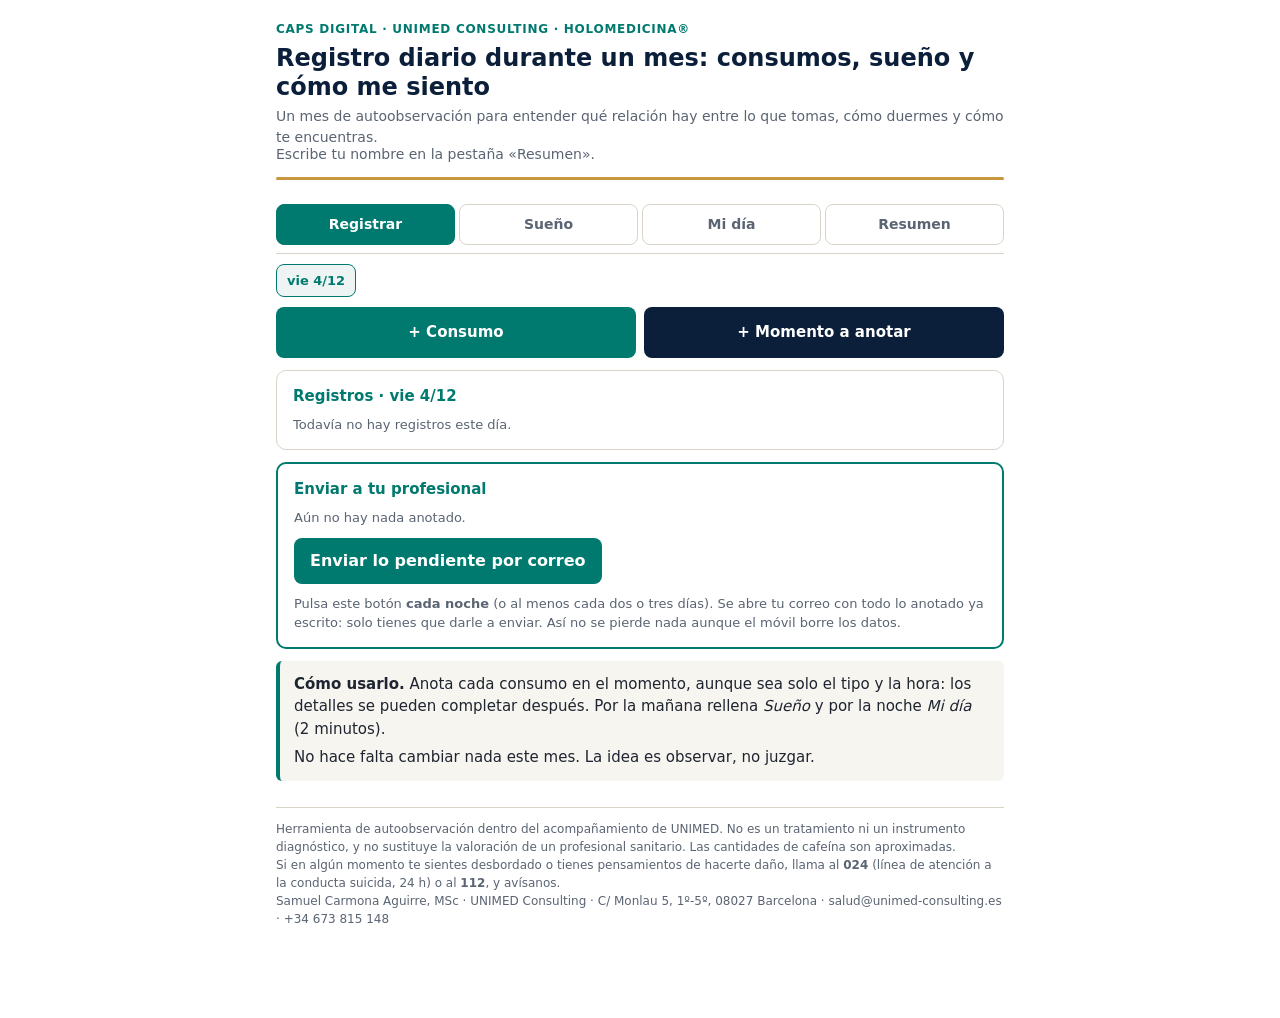
<file: Registro_Mensual_UNIMED_v1.html>
<!doctype html>
<html lang="es">
<head>
<meta charset="utf-8">
<meta name="viewport" content="width=device-width, initial-scale=1">
<title>Registro Mensual · Consumos y Sueño</title>
<style>
:root{--navy:#0B1F3A;--teal:#007A6E;--gold:#C8963E;--cream:#F7F5F0;--ink:#1E2430;--muted:#5A6472;--line:#D9D4C7;--bg:#FFFFFF;--card:#FFFFFF;--warn:#9B2C2C;--chip:#EEF4F3}
@media (prefers-color-scheme: dark){:root:not([data-theme="light"]){--navy:#E8EEF6;--teal:#4CC2B4;--gold:#E0B064;--cream:#1B2230;--ink:#E6E9EE;--muted:#A3ACB9;--line:#2E3747;--bg:#11161F;--card:#171E2A;--warn:#E07A7A;--chip:#1E2A33}}
:root[data-theme="dark"]{--navy:#E8EEF6;--teal:#4CC2B4;--gold:#E0B064;--cream:#1B2230;--ink:#E6E9EE;--muted:#A3ACB9;--line:#2E3747;--bg:#11161F;--card:#171E2A;--warn:#E07A7A;--chip:#1E2A33}
*{box-sizing:border-box}
body{margin:0;background:var(--bg);color:var(--ink);font:16px/1.5 Calibri,"Segoe UI",system-ui,-apple-system,sans-serif}
.wrap{max-width:760px;margin:0 auto;padding:20px 16px 90px}
.brand{font-size:12px;letter-spacing:.06em;text-transform:uppercase;color:var(--teal);font-weight:700}
h1{font-size:24px;line-height:1.2;color:var(--navy);margin:6px 0 4px}
h2{font-size:18px;color:var(--navy);margin:22px 0 10px}
h3{font-size:15px;color:var(--teal);margin:14px 0 8px}
.sub{color:var(--muted);margin:0;font-size:14px}
.rule{height:3px;background:var(--gold);border-radius:2px;margin:12px 0 16px}
.card{background:var(--card);border:1px solid var(--line);border-radius:10px;padding:14px 16px;margin:0 0 12px}
.callout{background:var(--cream);border-left:4px solid var(--teal);border-radius:6px;padding:12px 14px;margin:0 0 14px;font-size:15px}
.callout p{margin:0 0 6px}.callout p:last-child{margin:0}
.tabs{position:sticky;top:0;z-index:5;background:var(--bg);display:grid;grid-template-columns:repeat(4,1fr);gap:4px;padding:8px 0;border-bottom:1px solid var(--line)}
.tabs button{background:transparent;color:var(--muted);border:1px solid var(--line);padding:9px 4px;font-size:14px}
.tabs button.on{background:var(--teal);border-color:var(--teal);color:#fff}
.days{display:flex;gap:6px;overflow-x:auto;padding:10px 0 4px;margin-bottom:6px}
.days button{flex:0 0 auto;background:transparent;color:var(--ink);border:1px solid var(--line);padding:6px 10px;font-size:13px;font-weight:500}
.days button.on{border-color:var(--teal);background:var(--chip);color:var(--teal);font-weight:700}
.days button .dot{display:inline-block;width:6px;height:6px;border-radius:50%;background:var(--gold);margin-left:4px;vertical-align:middle}
label.f{display:block;font-size:13px;color:var(--muted);margin:10px 0 4px}
input[type=text],input[type=time],input[type=date],input[type=number],select,textarea{width:100%;padding:9px 11px;border:1px solid var(--line);border-radius:8px;background:var(--bg);color:var(--ink);font:inherit}
textarea{min-height:60px;resize:vertical}
.row{display:grid;grid-template-columns:1fr 1fr;gap:10px}
.row3{display:grid;grid-template-columns:1fr 1fr 1fr;gap:10px}
@media (max-width:480px){.row3{grid-template-columns:1fr 1fr}}
.seg{display:flex;flex-wrap:wrap;gap:6px}
.seg button,.chips button{background:transparent;color:var(--ink);border:1px solid var(--line);padding:8px 11px;font-size:14px;font-weight:500}
.seg button.on,.chips button.on{background:var(--teal);border-color:var(--teal);color:#fff}
.chips{display:flex;flex-wrap:wrap;gap:6px}
.scale{display:grid;grid-template-columns:repeat(11,1fr);gap:3px}
.scale button{padding:8px 0;font-size:13px;background:transparent;color:var(--ink);border:1px solid var(--line);font-weight:500}
.scale button.on{background:var(--teal);border-color:var(--teal);color:#fff}
.ends{display:flex;justify-content:space-between;font-size:11px;color:var(--muted);margin-top:3px}
button{font:inherit;border:0;border-radius:8px;padding:11px 16px;cursor:pointer;background:var(--teal);color:#fff;font-weight:600}
button.sec{background:transparent;color:var(--teal);border:1px solid var(--teal)}
button.danger{background:transparent;color:var(--warn);border:1px solid var(--warn)}
.actions{display:flex;flex-wrap:wrap;gap:8px;margin-top:14px}
.big{display:grid;grid-template-columns:1fr 1fr;gap:8px;margin-bottom:12px}
.big button{padding:14px 8px;font-size:15px}
.big button.alt{background:var(--navy);color:var(--bg)}
.hidden{display:none!important}
.entry{display:flex;gap:10px;align-items:flex-start;padding:10px 0;border-bottom:1px solid var(--line)}
.entry:last-child{border-bottom:0}
.entry .t{font-variant-numeric:tabular-nums;font-weight:700;color:var(--teal);min-width:46px}
.entry .b{flex:1;font-size:14px}
.entry .b small{color:var(--muted);display:block}
.entry .x{background:transparent;color:var(--muted);border:1px solid var(--line);padding:4px 9px;font-size:13px}
.tag{display:inline-block;font-size:12px;padding:1px 7px;border-radius:10px;background:var(--chip);color:var(--teal);margin-right:4px;font-weight:600}
.tag.ep{background:#F6E9E9;color:#9B2C2C}
@media (prefers-color-scheme: dark){:root:not([data-theme="light"]) .tag.ep{background:#3A2226;color:#E07A7A}}
.ok{color:var(--teal);font-size:14px;margin-top:8px}
.who{font-size:14px;color:var(--muted);margin:-4px 0 10px}.who b{color:var(--ink)}
.warnbox{border-left-color:var(--warn)}.warnbox strong{color:var(--warn)}
.sendcard{border-color:var(--teal);border-width:2px}
table{width:100%;border-collapse:collapse;font-size:13px}
th,td{border-bottom:1px solid var(--line);padding:6px 5px;text-align:left;vertical-align:top}
th{color:var(--muted);font-weight:600}
td.n,th.n{text-align:right;font-variant-numeric:tabular-nums}
.scroll{overflow-x:auto}
.foot{font-size:12px;color:var(--muted);margin-top:26px;border-top:1px solid var(--line);padding-top:12px}
.help{font-size:13px;color:var(--muted);margin:4px 0 0}
@media print{.tabs,.actions,.big,.noprint,.days{display:none!important}section.view{display:block!important}body{background:#fff;color:#000}}
</style>
</head>
<body>
<div class="wrap">
  <div class="brand">CAPS Digital · UNIMED Consulting · Holomedicina®</div>
  <h1>Registro diario durante un mes: consumos, sueño y cómo me siento</h1>
  <p class="sub">Un mes de autoobservación para entender qué relación hay entre lo que tomas, cómo duermes y cómo te encuentras.</p>
  <div class="who" id="who"></div>
  <div class="callout warnbox hidden" id="st-warn"></div>
  <div class="rule"></div>

  <nav class="tabs noprint">
    <button data-v="hoy" class="on">Registrar</button>
    <button data-v="sueno">Sueño</button>
    <button data-v="dia">Mi día</button>
    <button data-v="resumen">Resumen</button>
  </nav>
  <div class="days noprint" id="days"></div>

  <!-- ===== REGISTRAR ===== -->
  <section class="view" id="v-hoy">
    <div class="big">
      <button id="b-cons">+ Consumo</button>
      <button id="b-epi" class="alt">+ Momento a anotar</button>
    </div>

    <div class="card hidden" id="f-cons">
      <h3 style="margin-top:0">Nuevo consumo</h3>
      <label class="f">¿Qué?</label>
      <div class="seg" id="c-tipo"></div>
      <div id="c-det"></div>
      <div class="row">
        <div><label class="f">Hora</label><input type="time" id="c-hora"></div>
        <div><label class="f">Cantidad</label><input type="number" id="c-cant" min="0" step="0.5" value="1" inputmode="decimal"></div>
      </div>
      <label class="f">¿Por qué en ese momento? (puedes marcar varias)</label>
      <div class="chips" id="c-motivo"></div>
      <label class="f">Malestar o ansiedad justo antes (0 = nada, 10 = máximo)</label>
      <div class="scale" id="c-antes"></div><div class="ends"><span>nada</span><span>máximo</span></div>
      <label class="f">¿Qué estabas haciendo o dónde estabas?</label>
      <input type="text" id="c-ctx" placeholder="Ej.: trabajando, en el sofá, con amigos…">
      <label class="f">Después: ¿qué efecto notaste? (puedes rellenarlo más tarde)</label>
      <div class="chips" id="c-efecto"></div>
      <div class="actions"><button id="c-save">Guardar</button><button class="sec" id="c-cancel">Cancelar</button></div>
    </div>

    <div class="card hidden" id="f-epi">
      <h3 style="margin-top:0">Momento a anotar</h3>
      <div class="seg" id="e-tipo"></div>
      <div class="row">
        <div><label class="f">Hora</label><input type="time" id="e-hora"></div>
        <div><label class="f">Duración aprox. (minutos)</label><input type="number" id="e-dur" min="0" inputmode="numeric"></div>
      </div>
      <label class="f">Intensidad (0-10)</label>
      <div class="scale" id="e-int"></div><div class="ends"><span>muy leve</span><span>máxima</span></div>
      <label class="f">¿Qué estaba pasando? ¿Qué lo pudo desencadenar?</label>
      <textarea id="e-ctx"></textarea>
      <label class="f">¿Qué hiciste y qué te ayudó (o no)?</label>
      <textarea id="e-res"></textarea>
      <div class="actions"><button id="e-save">Guardar</button><button class="sec" id="e-cancel">Cancelar</button></div>
    </div>

    <div class="card"><h3 style="margin-top:0" id="list-title">Registros del día</h3><div id="list"></div></div>

    <div class="card sendcard noprint">
      <h3 style="margin-top:0">Enviar a tu profesional</h3>
      <p class="help" id="send-state" style="margin:0 0 10px"></p>
      <button id="x-send">Enviar lo pendiente por correo</button>
      <p class="help" style="margin:10px 0 0">Pulsa este botón <strong>cada noche</strong> (o al menos cada dos o tres días). Se abre tu correo con todo lo anotado ya escrito: solo tienes que darle a enviar. Así no se pierde nada aunque el móvil borre los datos.</p>
    </div>

    <div class="callout">
      <p><strong>Cómo usarlo.</strong> Anota cada consumo en el momento, aunque sea solo el tipo y la hora: los detalles se pueden completar después. Por la mañana rellena <em>Sueño</em> y por la noche <em>Mi día</em> (2 minutos).</p>
      <p>No hace falta cambiar nada este mes. La idea es observar, no juzgar.</p>
    </div>
  </section>

  <!-- ===== SUEÑO ===== -->
  <section class="view hidden" id="v-sueno">
    <div class="card">
      <h3 style="margin-top:0">La noche anterior <span class="help" id="s-help"></span></h3>
      <div class="row">
        <div><label class="f">Me acosté a las</label><input type="time" id="s-acost"></div>
        <div><label class="f">Me dormí a las (aprox.)</label><input type="time" id="s-dorm"></div>
        <div><label class="f">Me desperté a las</label><input type="time" id="s-desp"></div>
        <div><label class="f">Me levanté a las</label><input type="time" id="s-lev"></div>
      </div>
      <div class="row">
        <div><label class="f">¿Cuántas veces me desperté?</label><input type="number" id="s-nd" min="0" inputmode="numeric"></div>
        <div><label class="f">Tiempo despierto por la noche (min)</label><input type="number" id="s-td" min="0" inputmode="numeric"></div>
      </div>
      <label class="f">Al despertarme por la noche, ¿consumí algo?</label>
      <div class="chips" id="s-noct"></div>
      <label class="f">Calidad del sueño (0 = pésima, 10 = excelente)</label>
      <div class="scale" id="s-cal"></div><div class="ends"><span>pésima</span><span>excelente</span></div>
      <label class="f">¿Me levanté descansado? (0-10)</label>
      <div class="scale" id="s-desc"></div><div class="ends"><span>nada</span><span>mucho</span></div>
      <label class="f">En la última hora antes de dormir…</label>
      <div class="chips" id="s-prev"></div>
      <label class="f">Notas (sueños intensos, despertares con angustia, ruido…)</label>
      <textarea id="s-nota"></textarea>
      <div class="actions"><button id="s-save">Guardar sueño</button></div>
      <div class="ok hidden" id="s-ok">Guardado.</div>
    </div>
  </section>

  <!-- ===== MI DÍA ===== -->
  <section class="view hidden" id="v-dia">
    <div class="card">
      <h3 style="margin-top:0">Cómo ha ido el día (rellénalo por la noche)</h3>
      <div id="d-scales"></div>
      <div class="row">
        <div><label class="f">Actividad física (minutos)</label><input type="number" id="d-ej" min="0" inputmode="numeric"></div>
        <div><label class="f">Tipo de actividad</label><input type="text" id="d-ejt" placeholder="caminar, gimnasio…"></div>
        <div><label class="f">Comidas principales hechas</label><input type="number" id="d-com" min="0" max="6" inputmode="numeric"></div>
        <div><label class="f">Horas de trabajo o estudio</label><input type="number" id="d-trab" min="0" step="0.5" inputmode="decimal"></div>
        <div><label class="f">Horas de pantalla de ocio (aprox.)</label><input type="number" id="d-pant" min="0" step="0.5" inputmode="decimal"></div>
        <div><label class="f">Siesta (minutos)</label><input type="number" id="d-sies" min="0" inputmode="numeric"></div>
      </div>
      <label class="f">Hoy hubo…</label>
      <div class="chips" id="d-eventos"></div>
      <label class="f">¿En qué momento del día me concentré mejor?</label>
      <div class="chips" id="d-mejor"></div>
      <label class="f">Lo más importante del día, en una frase</label>
      <textarea id="d-nota"></textarea>
      <div class="actions"><button id="d-save">Guardar día</button></div>
      <div class="ok hidden" id="d-ok">Guardado.</div>
    </div>
  </section>

  <!-- ===== RESUMEN ===== -->
  <section class="view hidden" id="v-resumen">
    <div class="card">
      <div class="row">
        <div><label class="f">Nombre</label><input type="text" id="r-nombre"></div>
        <div><label class="f">Código de caso</label><input type="text" id="r-cod"></div>
      </div>
      <label class="f">Primer día del registro</label>
      <input type="date" id="r-ini">
    </div>
    <h2>El mes de un vistazo</h2>
    <div class="card scroll" id="r-tabla"></div>
    <h2>Momentos anotados y lo que tomé en las 3 horas anteriores</h2>
    <div class="card" id="r-rel"></div>
    <h2>Consumo y sueño</h2>
    <div class="card scroll" id="r-sueno"></div>
    <h2>¿Por qué consumo?</h2>
    <div class="card" id="r-mot"></div>
    <div class="callout noprint">
      <p><strong>Lo importante es el envío diario</strong> desde la pestaña «Registrar». Este resumen es una ayuda para ti y una copia extra.</p>
      <p>Los datos se guardan solo en este móvil. Ábrelo siempre desde el mismo sitio (lo mejor: el icono en la pantalla de inicio) y no en modo privado.</p>
    </div>
    <div class="actions noprint">
      <button id="x-mail">Enviar resumen del mes por correo</button>
      <button class="sec" id="x-csv">Descargar copia (Excel)</button>
      <button class="sec" id="x-print">Imprimir / PDF</button>
      <button class="danger" id="x-reset">Borrar todo</button>
    </div>
    <div class="ok hidden" id="x-msg"></div>
  </section>

  <div class="foot">
    Herramienta de autoobservación dentro del acompañamiento de UNIMED. No es un tratamiento ni un instrumento diagnóstico, y no sustituye la valoración de un profesional sanitario. Las cantidades de cafeína son aproximadas.<br>
    Si en algún momento te sientes desbordado o tienes pensamientos de hacerte daño, llama al <strong>024</strong> (línea de atención a la conducta suicida, 24 h) o al <strong>112</strong>, y avísanos.<br>
    Samuel Carmona Aguirre, MSc · UNIMED Consulting · C/ Monlau 5, 1º-5º, 08027 Barcelona · salud@unimed-consulting.es · +34 673 815 148
  </div>
</div>

<script>
// ---------- almacenamiento ----------
const KEY='unimed_registro_mensual_v1';
const NDAYS=31;
let S={ini:null,nombre:'',cod:'',ent:[],dias:{},sent:{}};
try{const raw=localStorage.getItem(KEY); if(raw) S=Object.assign(S,JSON.parse(raw));}catch(e){}
let STORE_OK=true;
function save(){try{localStorage.setItem(KEY,JSON.stringify(S));}catch(e){STORE_OK=false;showStoreWarn();}}
S.sent=S.sent||{};
try{const P=new URLSearchParams(location.search);const pc=P.get('c'),pn=P.get('n');let ch=false;
  if(pc&&!S.cod){S.cod=pc;ch=true;}if(pn&&!S.nombre){S.nombre=pn;ch=true;}if(ch)save();}catch(e){}
try{const t='__unimed_test';localStorage.setItem(t,'1');if(localStorage.getItem(t)!=='1')STORE_OK=false;localStorage.removeItem(t);}catch(e){STORE_OK=false;}
try{if(navigator.storage&&navigator.storage.persist)navigator.storage.persist();}catch(e){}
function showStoreWarn(){const w=document.getElementById('st-warn');if(!w)return;
  w.innerHTML='<p><strong>Este navegador no está guardando tus datos.</strong> Puede pasar si abres el enlace desde WhatsApp, Gmail u otra app, o en modo privado.</p><p>Ábrelo en <strong>Safari</strong> (o Chrome) y, mientras tanto, pulsa «Enviar lo pendiente por correo» cada vez que termines de anotar.</p>';
  w.classList.remove('hidden');}

const pad=n=>String(n).padStart(2,'0');
const iso=d=>`${d.getFullYear()}-${pad(d.getMonth()+1)}-${pad(d.getDate())}`;
const nowHM=()=>{const d=new Date();return `${pad(d.getHours())}:${pad(d.getMinutes())}`;};
if(!S.ini){S.ini=iso(new Date());save();}
let day=iso(new Date());
const DN=['dom','lun','mar','mié','jue','vie','sáb'];
function allDays(){const a=[],b=new Date(S.ini+'T12:00:00');for(let i=0;i<NDAYS;i++){const d=new Date(b);d.setDate(b.getDate()+i);a.push(iso(d));}return a;}
function weekDays(){const t=iso(new Date());return allDays().filter(d=>d<=t);}
function lbl(ds){const d=new Date(ds+'T12:00:00');return `${DN[d.getDay()]} ${d.getDate()}/${d.getMonth()+1}`;}

// ---------- catálogos ----------
const CAF={'Espresso / cortado':65,'Café con leche / americano':90,'Café grande o de filtro':130,'Té negro o verde':40,'Refresco de cola (lata)':35,'Bebida energética 250 ml':80,'Bebida energética 500 ml':160};
const TIPOS={
  cafe:{n:'Cafeína',sub:Object.keys(CAF),u:'tazas / latas'},
  tabaco:{n:'Tabaco',sub:['Cigarrillo','Liado','Vaper / pod','Otro'],u:'cigarrillos (vaper: nº de sesiones)'},
  cannabis:{n:'Cannabis',sub:['Porro con tabaco','Porro sin tabaco','Vaporizador','Comestible','Otro'],u:'porros (0,5 = medio)',extra:true},
  alcohol:{n:'Alcohol',sub:['Cerveza / caña','Copa de vino','Copa de destilado','Otro'],u:'unidades'},
  otra:{n:'Otra',sub:['Medicamento','Otra sustancia'],u:'unidades',txt:true}
};
const MOTIVOS=['Hábito / rutina','Despertarme','Concentrarme','Aburrimiento','Estrés / ansiedad','Relajarme','Para dormir','Social','Ganas intensas','Después de comer'];
const EFECTOS=['Me ayudó','Sin cambio','Peor','Más ansiedad / nervios','Más desconectado','Sueño / cansancio'];
const EPIS={panico:'Ataque de ansiedad o pánico',desconexion:'«El pensamiento se va» / desconexión',ganas:'Ganas intensas de consumir',conflicto:'Discusión o conflicto',foco:'Buen momento de concentración',otro:'Otro'};
const NOCT=['Nada','Tabaco','Cannabis','Comida','Móvil / pantalla'];
const PREV=['Pantallas en la cama','Cannabis','Tabaco','Cafeína','Alcohol','Cena copiosa','Ejercicio intenso','Preocupaciones'];
const EVENTOS=['Estrés laboral','Conflicto con alguien','Buena noticia','Día libre','Me salté comidas','Conducción rápida','Tiempo al aire libre','Tiempo con la pareja / amigos'];
const MEJOR=['Mañana','Mediodía','Tarde','Noche','En ningún momento'];
const DSCALES=[['animo','Ánimo','muy bajo','muy bueno'],['ansiedad','Ansiedad / nervios','nada','máxima'],['energia','Energía','agotado','mucha'],['conc','Concentración','nula','muy buena'],['irrit','Irritabilidad','nada','mucha'],['estres','Estrés del día','nada','máximo']];

// ---------- componentes ----------
function seg(el,opts,multi,onChange){
  el.innerHTML='';el._v=multi?[]:null;
  opts.forEach(([v,t])=>{const b=document.createElement('button');b.type='button';b.textContent=t;b.dataset.v=v;
    b.onclick=()=>{ if(multi){const i=el._v.indexOf(v);i<0?el._v.push(v):el._v.splice(i,1);b.classList.toggle('on');}
      else{el._v=(el._v===v?null:v);[...el.children].forEach(c=>c.classList.toggle('on',c.dataset.v===el._v));}
      onChange&&onChange(el._v);};
    el.appendChild(b);});
  el.set=v=>{el._v=multi?[...(v||[])]:(v??null);[...el.children].forEach(c=>c.classList.toggle('on',multi?el._v.includes(c.dataset.v):c.dataset.v===el._v));};
}
function scale(el){el.innerHTML='';el._v=null;for(let i=0;i<=10;i++){const b=document.createElement('button');b.type='button';b.textContent=i;b.onclick=()=>{el._v=(el._v===i?null:i);[...el.children].forEach((c,j)=>c.classList.toggle('on',j===el._v));};el.appendChild(b);}
  el.set=v=>{el._v=(v===undefined?null:v);[...el.children].forEach((c,j)=>c.classList.toggle('on',j===el._v));};}
const $=id=>document.getElementById(id);
const kv=a=>a.map(x=>[x,x]);

// ---------- pestañas y días ----------
let view='hoy';
document.querySelectorAll('.tabs button').forEach(b=>b.onclick=()=>{view=b.dataset.v;document.querySelectorAll('.tabs button').forEach(x=>x.classList.toggle('on',x===b));document.querySelectorAll('section.view').forEach(s=>s.classList.toggle('hidden',s.id!=='v-'+view));$('days').classList.toggle('hidden',view==='resumen');render();});
function renderDays(){const el=$('days');el.innerHTML='';const wd=weekDays();if(!wd.includes(day))wd.push(day);
  wd.forEach(ds=>{const b=document.createElement('button');const has=S.ent.some(e=>e.d===ds)||S.dias[ds];b.innerHTML=lbl(ds)+(has?'<span class="dot"></span>':'');b.classList.toggle('on',ds===day);b.onclick=()=>{day=ds;render();};el.appendChild(b);});
  const on=el.querySelector('button.on');if(on)el.scrollLeft=Math.max(0,on.offsetLeft-el.clientWidth/2);}

// ---------- consumo ----------
let editId=null;
seg($('c-tipo'),Object.entries(TIPOS).map(([k,v])=>[k,v.n]),false,t=>buildDet(t));
seg($('c-motivo'),kv(MOTIVOS),true);seg($('c-efecto'),kv(EFECTOS),false);scale($('c-antes'));
function buildDet(t,e={}){const el=$('c-det');el.innerHTML='';if(!t)return;const T=TIPOS[t];
  let h=`<label class="f">Tipo</label><div class="chips" id="c-sub"></div>`;
  if(T.extra)h+=`<label class="f">Variedad (si la sabes)</label><div class="chips" id="c-var"></div>`;
  if(T.txt)h+=`<label class="f">¿Cuál?</label><input type="text" id="c-txt">`;
  el.innerHTML=h;seg($('c-sub'),kv(T.sub),false);$('c-sub').set(e.sub);
  if(T.extra){seg($('c-var'),kv(['Más THC','Más CBD','Mezcla','No lo sé']),false);$('c-var').set(e.var);}
  if(T.txt)$('c-txt').value=e.txt||'';
  $('c-cant').title=T.u;$('c-cant').placeholder=T.u;
  document.querySelectorAll('#f-cons .row label.f')[1].textContent='Cantidad ('+T.u+')';
}
function openCons(e){editId=e?e.id:null;$('f-epi').classList.add('hidden');$('f-cons').classList.remove('hidden');
  $('c-tipo').set(e?e.tipo:null);buildDet(e?e.tipo:null,e||{});$('c-hora').value=e?e.h:nowHM();$('c-cant').value=e?e.cant:1;
  $('c-motivo').set(e?e.mot:[]);$('c-antes').set(e?e.antes:null);$('c-ctx').value=e?e.ctx||'':'';$('c-efecto').set(e?e.efe:null);
  $('f-cons').scrollIntoView({behavior:'smooth'});}
$('b-cons').onclick=()=>openCons();
$('c-cancel').onclick=()=>$('f-cons').classList.add('hidden');
$('c-save').onclick=()=>{const t=$('c-tipo')._v;if(!t){alertBox('Elige qué has tomado.');return;}
  const e={id:editId||Date.now()+'',k:'c',d:day,h:$('c-hora').value||nowHM(),tipo:t,sub:$('c-sub')?$('c-sub')._v:null,var:$('c-var')?$('c-var')._v:null,txt:$('c-txt')?$('c-txt').value:'',
    cant:Number($('c-cant').value)||0,mot:$('c-motivo')._v,antes:$('c-antes')._v,ctx:$('c-ctx').value,efe:$('c-efecto')._v};
  upsert(e);$('f-cons').classList.add('hidden');render();};

// ---------- momentos ----------
seg($('e-tipo'),Object.entries(EPIS),false);scale($('e-int'));
function openEpi(e){editId=e?e.id:null;$('f-cons').classList.add('hidden');$('f-epi').classList.remove('hidden');
  $('e-tipo').set(e?e.tipo:null);$('e-hora').value=e?e.h:nowHM();$('e-dur').value=e?e.dur??'':'';$('e-int').set(e?e.int:null);$('e-ctx').value=e?e.ctx||'':'';$('e-res').value=e?e.res||'':'';
  $('f-epi').scrollIntoView({behavior:'smooth'});}
$('b-epi').onclick=()=>openEpi();
$('e-cancel').onclick=()=>$('f-epi').classList.add('hidden');
$('e-save').onclick=()=>{const t=$('e-tipo')._v;if(!t){alertBox('Elige qué tipo de momento quieres anotar.');return;}
  upsert({id:editId||Date.now()+'',k:'e',d:day,h:$('e-hora').value||nowHM(),tipo:t,dur:$('e-dur').value===''?null:Number($('e-dur').value),int:$('e-int')._v,ctx:$('e-ctx').value,res:$('e-res').value});
  $('f-epi').classList.add('hidden');render();};

function upsert(e){const i=S.ent.findIndex(x=>x.id===e.id);i<0?S.ent.push(e):S.ent[i]=e;save();}
function alertBox(m){const el=document.createElement('div');el.className='ok';el.style.color='var(--warn)';el.textContent=m;const f=document.querySelector('#f-cons:not(.hidden), #f-epi:not(.hidden)');f.appendChild(el);setTimeout(()=>el.remove(),3000);}
function descC(e){const T=TIPOS[e.tipo];let s=`${e.sub||T.n}${e.txt?' ('+e.txt+')':''} · ${e.cant}`;if(e.tipo==='cafe'&&e.sub)s+=` · ≈${Math.round(CAF[e.sub]*e.cant)} mg`;if(e.var)s+=` · ${e.var}`;return s;}
function renderList(){const el=$('list');$('list-title').textContent='Registros · '+lbl(day);
  const L=S.ent.filter(e=>e.d===day).sort((a,b)=>a.h.localeCompare(b.h));
  if(!L.length){el.innerHTML='<p class="help">Todavía no hay registros este día.</p>';return;}
  el.innerHTML='';L.forEach(e=>{const r=document.createElement('div');r.className='entry';
    const main=e.k==='c'?`<span class="tag">${TIPOS[e.tipo].n}</span>${descC(e)}`:`<span class="tag ep">${EPIS[e.tipo]}</span>${e.int!=null?'intensidad '+e.int:''}${e.dur?' · '+e.dur+' min':''}`;
    const sub=e.k==='c'?[e.mot&&e.mot.length?e.mot.join(', '):'',e.antes!=null?'malestar antes '+e.antes:'',e.efe?'después: '+e.efe:''].filter(Boolean).join(' · '):(e.ctx||'');
    r.innerHTML=`<div class="t">${e.h}</div><div class="b">${main}<small>${sub}</small></div>`;
    const ed=document.createElement('button');ed.className='x';ed.textContent='Editar';ed.onclick=()=>e.k==='c'?openCons(e):openEpi(e);
    const del=document.createElement('button');del.className='x';del.textContent='×';del.title='Borrar';del.onclick=()=>{if(confirm('¿Borrar este registro?')){S.ent=S.ent.filter(x=>x.id!==e.id);save();render();}};
    const w=document.createElement('div');w.style.display='flex';w.style.gap='4px';w.append(ed,del);r.appendChild(w);el.appendChild(r);});}

// ---------- sueño ----------
seg($('s-noct'),kv(NOCT),true);seg($('s-prev'),kv(PREV),true);scale($('s-cal'));scale($('s-desc'));
function loadSleep(){const s=(S.dias[day]||{}).sueno||{};$('s-help').textContent='· noche del '+lbl(prevDay(day))+' al '+lbl(day);
  ['acost','dorm','desp','lev'].forEach(k=>$('s-'+k).value=s[k]||'');$('s-nd').value=s.nd??'';$('s-td').value=s.td??'';
  $('s-noct').set(s.noct);$('s-prev').set(s.prev);$('s-cal').set(s.cal);$('s-desc').set(s.desc);$('s-nota').value=s.nota||'';$('s-ok').classList.add('hidden');}
function prevDay(ds){const d=new Date(ds+'T12:00:00');d.setDate(d.getDate()-1);return iso(d);}
$('s-save').onclick=()=>{S.dias[day]=S.dias[day]||{};S.dias[day].sueno={acost:$('s-acost').value,dorm:$('s-dorm').value,desp:$('s-desp').value,lev:$('s-lev').value,
  nd:$('s-nd').value===''?null:Number($('s-nd').value),td:$('s-td').value===''?null:Number($('s-td').value),noct:$('s-noct')._v,prev:$('s-prev')._v,cal:$('s-cal')._v,desc:$('s-desc')._v,nota:$('s-nota').value};
  save();const h1=parseInt(($('s-dorm').value||$('s-acost').value||'0').split(':')[0]);
  $('s-ok').textContent=(h1>=12&&h1<16)?'Guardado. Ojo: has puesto que te dormiste a mediodía. Si fue de madrugada, cámbialo a 00:xx.':'Guardado.';
  $('s-ok').classList.remove('hidden');renderDays();updSend();};
function hrs(a,b,minus){if(!a||!b)return null;let [h1,m1]=a.split(':').map(Number),[h2,m2]=b.split(':').map(Number);let t=(h2*60+m2)-(h1*60+m1);if(t<=0)t+=1440;if(t>16*60&&h1>=12&&h1<16)t-=720;t-=(minus||0);return t/60;}

// ---------- día ----------
const dsc=$('d-scales');DSCALES.forEach(([k,t,lo,hi])=>{dsc.insertAdjacentHTML('beforeend',`<label class="f">${t} (0-10)</label><div class="scale" id="d-${k}"></div><div class="ends"><span>${lo}</span><span>${hi}</span></div>`);scale($('d-'+k));});
seg($('d-eventos'),kv(EVENTOS),true);seg($('d-mejor'),kv(MEJOR),false);
function loadDay(){const s=(S.dias[day]||{}).dia||{};DSCALES.forEach(([k])=>$('d-'+k).set(s[k]));
  [['ej','ej'],['ejt','ejt'],['com','com'],['trab','trab'],['pant','pant'],['sies','sies']].forEach(([i,k])=>$('d-'+i).value=s[k]??'');
  $('d-eventos').set(s.ev);$('d-mejor').set(s.mejor);$('d-nota').value=s.nota||'';$('d-ok').classList.add('hidden');}
$('d-save').onclick=()=>{const s={};DSCALES.forEach(([k])=>s[k]=$('d-'+k)._v);['ej','ejt','com','trab','pant','sies'].forEach(k=>{const v=$('d-'+k).value;s[k]=v===''?null:(k==='ejt'?v:Number(v));});
  s.ev=$('d-eventos')._v;s.mejor=$('d-mejor')._v;s.nota=$('d-nota').value;S.dias[day]=S.dias[day]||{};S.dias[day].dia=s;save();$('d-ok').classList.remove('hidden');renderDays();updSend();};

// ---------- resumen ----------
function dayStats(ds){const C=S.ent.filter(e=>e.d===ds&&e.k==='c'),E=S.ent.filter(e=>e.d===ds&&e.k==='e');
  const sum=t=>C.filter(e=>e.tipo===t).reduce((s,e)=>s+(e.cant||0),0);
  const mg=C.filter(e=>e.tipo==='cafe'&&e.sub).reduce((s,e)=>s+CAF[e.sub]*e.cant,0);
  const last=t=>{const x=C.filter(e=>e.tipo===t).map(e=>e.h).sort();return x.length?x[x.length-1]:'';};
  const sl=(S.dias[ds]||{}).sueno||{},di=(S.dias[ds]||{}).dia||{};
  return {mg:Math.round(mg),tab:sum('tabaco'),can:sum('cannabis'),alc:sum('alcohol'),lastCaf:last('cafe'),lastCan:last('cannabis'),
    sueno:hrs(sl.dorm||sl.acost,sl.desp,sl.td),nd:sl.nd,cal:sl.cal,pan:E.filter(e=>e.tipo==='panico').length,des:E.filter(e=>e.tipo==='desconexion').length,ans:di.ansiedad,animo:di.animo,conc:di.conc,ej:di.ej};}
const f=(v,d=0)=>v==null||v===''?'—':(typeof v==='number'?v.toFixed(d).replace('.',','):v);
function renderResumen(){$('r-nombre').value=S.nombre||'';$('r-cod').value=S.cod||'';$('r-ini').value=S.ini;
  const wd=weekDays();
  let h=`<table><tr><th>Día</th><th class="n">Cafeína mg</th><th class="n">Tabaco</th><th class="n">Cannabis</th><th class="n">Alcohol</th><th class="n">Horas sueño</th><th class="n">Desp.</th><th class="n">Calidad</th><th class="n">Pánico</th><th class="n">Descon.</th><th class="n">Ansiedad</th><th class="n">Ánimo</th><th class="n">Concentr.</th><th class="n">Ejercicio</th></tr>`;
  wd.forEach(ds=>{const s=dayStats(ds);h+=`<tr><td>${lbl(ds)}</td><td class="n">${s.mg||'—'}</td><td class="n">${f(s.tab||null,1)}</td><td class="n">${f(s.can||null,1)}</td><td class="n">${f(s.alc||null)}</td><td class="n">${f(s.sueno,1)}</td><td class="n">${f(s.nd)}</td><td class="n">${f(s.cal)}</td><td class="n">${s.pan||'—'}</td><td class="n">${s.des||'—'}</td><td class="n">${f(s.ans)}</td><td class="n">${f(s.animo)}</td><td class="n">${f(s.conc)}</td><td class="n">${f(s.ej)}</td></tr>`;});
  $('r-tabla').innerHTML=h+'</table>';
  // relación momentos ↔ consumos previos
  const toMin=(d,h)=>new Date(d+'T'+h+':00').getTime()/60000;
  const E=S.ent.filter(e=>e.k==='e').sort((a,b)=>(a.d+a.h).localeCompare(b.d+b.h));
  if(!E.length)$('r-rel').innerHTML='<p class="help">Sin momentos anotados todavía.</p>';
  else{let r='';E.forEach(e=>{const t=toMin(e.d,e.h);const prev=S.ent.filter(c=>c.k==='c'&&toMin(c.d,c.h)<=t&&t-toMin(c.d,c.h)<=180).sort((a,b)=>(a.d+a.h).localeCompare(b.d+b.h));
    r+=`<div class="entry"><div class="t">${e.h}</div><div class="b"><span class="tag ep">${EPIS[e.tipo]}</span>${lbl(e.d)}${e.int!=null?' · intensidad '+e.int:''}<small>${prev.length?'Antes: '+prev.map(c=>c.h+' '+(TIPOS[c.tipo].n.toLowerCase())+(c.tipo==='cafe'&&c.sub?' ≈'+Math.round(CAF[c.sub]*c.cant)+' mg':' ×'+c.cant)).join(' · '):'Sin consumos en las 3 h previas'}${e.ctx?'<br>Contexto: '+esc(e.ctx):''}</small></div></div>`;});$('r-rel').innerHTML=r;}
  // consumo de la tarde-noche y sueño siguiente
  let z=`<table><tr><th>Noche</th><th class="n">Última cafeína</th><th class="n">Último cannabis</th><th class="n">Horas sueño</th><th class="n">Despertares</th><th class="n">Calidad</th></tr>`;
  wd.forEach(ds=>{const nx=new Date(ds+'T12:00:00');nx.setDate(nx.getDate()+1);const n=iso(nx);const a=dayStats(ds),b=dayStats(n);
    z+=`<tr><td>${lbl(ds)} → ${lbl(n)}</td><td class="n">${a.lastCaf||'—'}</td><td class="n">${a.lastCan||'—'}</td><td class="n">${f(b.sueno,1)}</td><td class="n">${f(b.nd)}</td><td class="n">${f(b.cal)}</td></tr>`;});
  $('r-sueno').innerHTML=z+'</table>';
  // motivos
  const cnt={};S.ent.filter(e=>e.k==='c'&&weekDays().includes(e.d)).forEach(e=>(e.mot||[]).forEach(m=>{const k=TIPOS[e.tipo].n;cnt[k]=cnt[k]||{};cnt[k][m]=(cnt[k][m]||0)+1;}));
  $('r-mot').innerHTML=Object.keys(cnt).length?Object.entries(cnt).map(([k,o])=>`<p style="margin:0 0 6px"><strong>${k}:</strong> ${Object.entries(o).sort((a,b)=>b[1]-a[1]).map(([m,n])=>m+' ('+n+')').join(', ')}</p>`).join(''):'<p class="help">Sin motivos anotados todavía.</p>';}
const esc=s=>String(s).replace(/[&<>"]/g,c=>({'&':'&amp;','<':'&lt;','>':'&gt;','"':'&quot;'}[c]));
$('r-nombre').oninput=e=>{S.nombre=e.target.value;save();};$('r-cod').oninput=e=>{S.cod=e.target.value;save();};
$('r-ini').onchange=e=>{if(e.target.value){S.ini=e.target.value;save();renderResumen();}};

// ---------- exportar ----------
function csv(){const q=v=>`"${String(v??'').replace(/"/g,'""')}"`;const L=[];
  L.push(['Nombre',S.nombre,'Código',S.cod,'Inicio',S.ini].map(q).join(';'));L.push('');
  L.push(['REGISTROS'].map(q).join(';'));
  L.push(['fecha','hora','clase','tipo','detalle','variedad','cantidad','cafeina_mg','motivos','malestar_antes','efecto','intensidad','duracion_min','contexto','que_hice'].map(q).join(';'));
  S.ent.slice().sort((a,b)=>(a.d+a.h).localeCompare(b.d+b.h)).forEach(e=>L.push((e.k==='c'?
    [e.d,e.h,'consumo',TIPOS[e.tipo].n,(e.sub||'')+(e.txt?' '+e.txt:''),e.var,e.cant,e.tipo==='cafe'&&e.sub?Math.round(CAF[e.sub]*e.cant):'',(e.mot||[]).join(', '),e.antes,e.efe,'','',e.ctx,'']:
    [e.d,e.h,'momento',EPIS[e.tipo],'','','','','','','',e.int,e.dur,e.ctx,e.res]).map(q).join(';')));
  L.push('');L.push(['DIAS'].map(q).join(';'));
  const hd=['fecha','acostarse','dormirse','despertar','levantarse','horas_sueno','despertares','min_despierto','consumo_nocturno','antes_de_dormir','calidad','descansado','nota_sueno',...DSCALES.map(x=>x[0]),'ejercicio_min','tipo_ejercicio','comidas','horas_trabajo','horas_pantalla','siesta_min','eventos','mejor_momento','nota_dia'];
  L.push(hd.map(q).join(';'));
  Object.keys(S.dias).sort().forEach(ds=>{const s=S.dias[ds].sueno||{},d=S.dias[ds].dia||{};const h=hrs(s.dorm||s.acost,s.desp,s.td);
    L.push([ds,s.acost,s.dorm,s.desp,s.lev,h==null?'':h.toFixed(1).replace('.',','),s.nd,s.td,(s.noct||[]).join(', '),(s.prev||[]).join(', '),s.cal,s.desc,s.nota,...DSCALES.map(x=>d[x[0]]),d.ej,d.ejt,d.com,d.trab,d.pant,d.sies,(d.ev||[]).join(', '),d.mejor,d.nota].map(q).join(';'));});
  return '﻿'+L.join('\r\n');}
$('x-csv').onclick=()=>{const b=new Blob([csv()],{type:'text/csv;charset=utf-8'});const a=document.createElement('a');a.href=URL.createObjectURL(b);
  a.download=`registro_mensual_${(S.cod||'').replace(/\W+/g,'')||'unimed'}_${S.ini}.csv`;document.body.appendChild(a);a.click();a.remove();msg('Copia descargada. Adjúntala al correo.');};
$('x-print').onclick=()=>window.print();
$('x-mail').onclick=()=>{let t=`Registro mensual UNIMED · resumen\nNombre: ${S.nombre}\nCódigo: ${S.cod}\nDesde: ${S.ini}\n\nDía | cafeína mg | tabaco | cannabis | alcohol | h sueño | despertares | calidad | pánico | desconexión | ansiedad\n`;
  weekDays().forEach(ds=>{const s=dayStats(ds);t+=`${lbl(ds)} | ${s.mg||0} | ${s.tab||0} | ${s.can||0} | ${s.alc||0} | ${f(s.sueno,1)} | ${f(s.nd)} | ${f(s.cal)} | ${s.pan} | ${s.des} | ${f(s.ans)}\n`;});
  location.href='mailto:salud@unimed-consulting.es?subject='+encodeURIComponent('Registro mensual · resumen '+(S.cod||S.nombre||''))+'&body='+encodeURIComponent(t);};
$('x-reset').onclick=()=>{if(confirm('Se borrarán todos los registros de este dispositivo. ¿Has enviado todo lo pendiente?')){S={ini:iso(new Date()),nombre:S.nombre,cod:S.cod,ent:[],dias:{},sent:{}};save();day=iso(new Date());render();}};
function msg(m){const el=$('x-msg');el.textContent=m;el.classList.remove('hidden');setTimeout(()=>el.classList.add('hidden'),4000);}

// ---------- envío diario con detalle ----------
function dayData(ds){return JSON.stringify([S.ent.filter(e=>e.d===ds).sort((a,b)=>(a.h+a.id).localeCompare(b.h+b.id)),S.dias[ds]||null]);}
function hash(str){let h=0;for(let i=0;i<str.length;i++){h=((h<<5)-h+str.charCodeAt(i))|0;}return String(h);}
function hasData(ds){return S.ent.some(e=>e.d===ds)||!!S.dias[ds];}
function pending(){return weekDays().filter(ds=>hasData(ds)&&S.sent[ds]!==hash(dayData(ds)));}
function lst(a){return a&&a.length?a.join(', '):'';}
function dayText(ds){const L=[];const s=(S.dias[ds]||{}).sueno,d=(S.dias[ds]||{}).dia;
  L.push(`=== ${lbl(ds)} (${ds})${S.sent[ds]?' · CORREGIDO':''} ===`);
  if(s){const h=hrs(s.dorm||s.acost,s.desp,s.td);L.push(`SUEÑO (noche anterior): acostarse ${s.acost||'—'} · dormirse ${s.dorm||'—'} · despertar ${s.desp||'—'} · levantarse ${s.lev||'—'} · ${h==null?'—':h.toFixed(1).replace('.',',')} h · despertares ${s.nd??'—'} · min despierto ${s.td??'—'} · calidad ${s.cal??'—'} · descansado ${s.desc??'—'}`);
    if(lst(s.noct))L.push(`  consumo nocturno: ${lst(s.noct)}`);if(lst(s.prev))L.push(`  antes de dormir: ${lst(s.prev)}`);if(s.nota)L.push(`  nota: ${s.nota}`);}
  const E=S.ent.filter(e=>e.d===ds).sort((a,b)=>a.h.localeCompare(b.h));
  if(E.length){L.push('REGISTROS:');E.forEach(e=>{if(e.k==='c'){L.push(`  ${e.h} · ${TIPOS[e.tipo].n}: ${descC(e)}`+[lst(e.mot)?' · motivo: '+lst(e.mot):'',e.antes!=null?' · malestar antes '+e.antes:'',e.efe?' · efecto: '+e.efe:'',e.ctx?' · contexto: '+e.ctx:''].join(''));}
    else{L.push(`  ${e.h} · MOMENTO: ${EPIS[e.tipo]}`+[e.int!=null?' · intensidad '+e.int:'',e.dur!=null?' · '+e.dur+' min':'',e.ctx?' · qué pasaba: '+e.ctx:'',e.res?' · qué hice: '+e.res:''].join(''));}});}
  if(d){L.push(`MI DÍA: ${DSCALES.map(([k,t])=>t.toLowerCase()+' '+(d[k]??'—')).join(' · ')}`);
    L.push(`  ejercicio ${d.ej??'—'} min${d.ejt?' ('+d.ejt+')':''} · comidas ${d.com??'—'} · trabajo ${d.trab??'—'} h · pantalla ${d.pant??'—'} h · siesta ${d.sies??'—'} min`);
    if(lst(d.ev))L.push(`  hoy hubo: ${lst(d.ev)}`);if(d.mejor)L.push(`  mejor concentración: ${d.mejor}`);if(d.nota)L.push(`  lo más importante: ${d.nota}`);}
  return L.join('\n');}
function updSend(){const p=pending(),el=$('send-state');if(!el)return;
  el.innerHTML=p.length?`<strong>Pendiente de enviar:</strong> ${p.map(lbl).join(', ')}`:(weekDays().some(hasData)?'Todo lo anotado está enviado. ✓':'Aún no hay nada anotado.');}
$('x-send').onclick=()=>{const p=pending();if(!p.length){updSend();alert('No hay nada pendiente de enviar.');return;}
  let t=`Registro diario UNIMED\nNombre: ${S.nombre||'—'}\nCódigo: ${S.cod||'—'}\nInicio del registro: ${S.ini}\n\n`+p.map(dayText).join('\n\n');
  const subj='Registro diario '+(S.cod||S.nombre||'')+' · '+p.map(lbl).join(', ');
  p.forEach(ds=>S.sent[ds]=hash(dayData(ds)));save();updSend();
  location.href='mailto:salud@unimed-consulting.es?subject='+encodeURIComponent(subj)+'&body='+encodeURIComponent(t);};

function renderWho(){$('who').innerHTML=(S.nombre||S.cod)?`Registro de <b>${esc(S.nombre||'—')}</b>${S.cod?' · código <b>'+esc(S.cod)+'</b>':''} · desde el ${lbl(S.ini)}`:'Escribe tu nombre en la pestaña «Resumen».';}

// ---------- render ----------
function render(){renderWho();updSend();renderDays();if(view==='hoy')renderList();if(view==='sueno')loadSleep();if(view==='dia')loadDay();if(view==='resumen')renderResumen();}
if(!STORE_OK)showStoreWarn();
render();
</script>
</body>
</html>
</file>
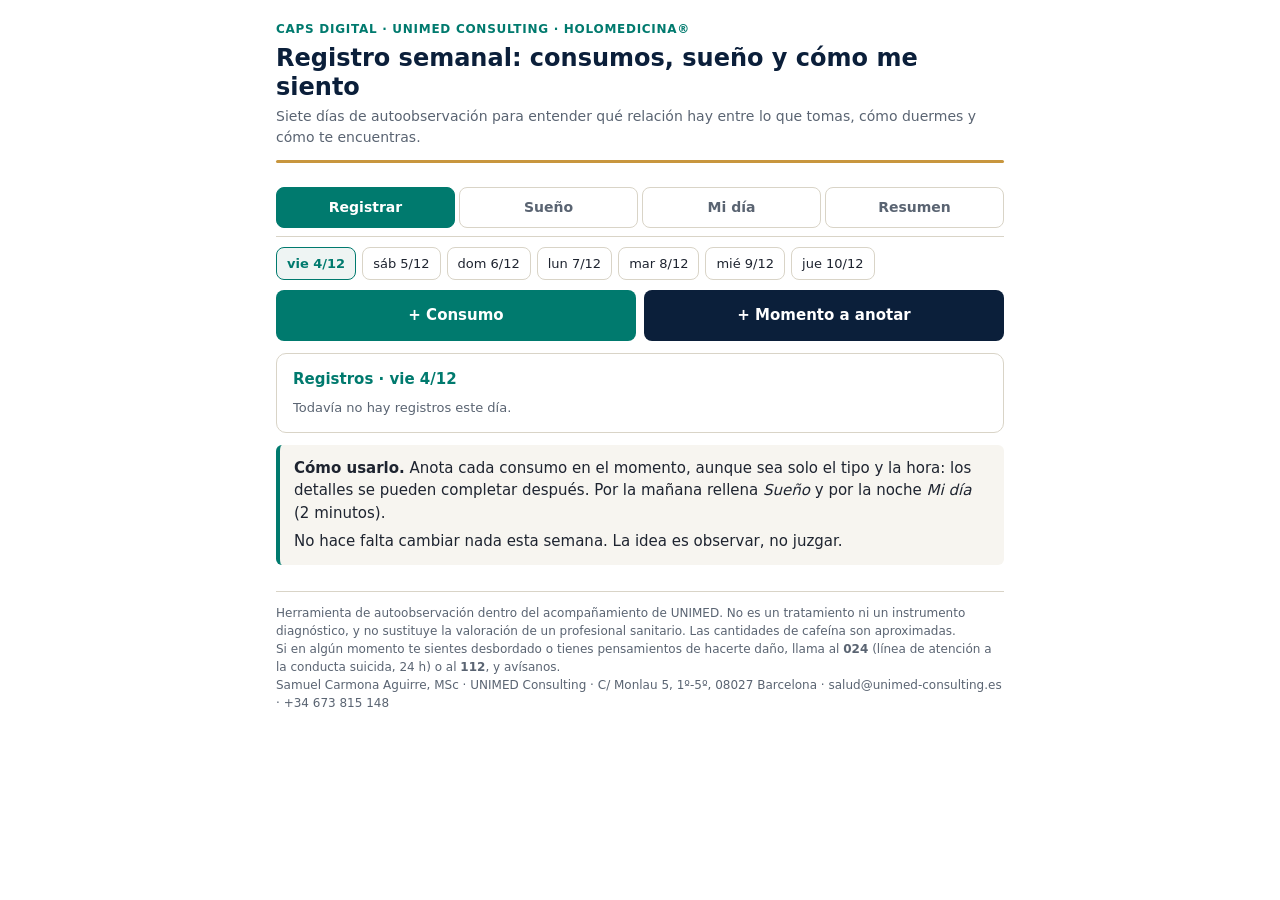
<file: Registro_Semanal_UNIMED_v1.html>
<!doctype html>
<html lang="es">
<head>
<meta charset="utf-8">
<meta name="viewport" content="width=device-width, initial-scale=1">
<title>Registro Semanal · Consumos y Sueño</title>
<style>
:root{--navy:#0B1F3A;--teal:#007A6E;--gold:#C8963E;--cream:#F7F5F0;--ink:#1E2430;--muted:#5A6472;--line:#D9D4C7;--bg:#FFFFFF;--card:#FFFFFF;--warn:#9B2C2C;--chip:#EEF4F3}
@media (prefers-color-scheme: dark){:root:not([data-theme="light"]){--navy:#E8EEF6;--teal:#4CC2B4;--gold:#E0B064;--cream:#1B2230;--ink:#E6E9EE;--muted:#A3ACB9;--line:#2E3747;--bg:#11161F;--card:#171E2A;--warn:#E07A7A;--chip:#1E2A33}}
:root[data-theme="dark"]{--navy:#E8EEF6;--teal:#4CC2B4;--gold:#E0B064;--cream:#1B2230;--ink:#E6E9EE;--muted:#A3ACB9;--line:#2E3747;--bg:#11161F;--card:#171E2A;--warn:#E07A7A;--chip:#1E2A33}
*{box-sizing:border-box}
body{margin:0;background:var(--bg);color:var(--ink);font:16px/1.5 Calibri,"Segoe UI",system-ui,-apple-system,sans-serif}
.wrap{max-width:760px;margin:0 auto;padding:20px 16px 90px}
.brand{font-size:12px;letter-spacing:.06em;text-transform:uppercase;color:var(--teal);font-weight:700}
h1{font-size:24px;line-height:1.2;color:var(--navy);margin:6px 0 4px}
h2{font-size:18px;color:var(--navy);margin:22px 0 10px}
h3{font-size:15px;color:var(--teal);margin:14px 0 8px}
.sub{color:var(--muted);margin:0;font-size:14px}
.rule{height:3px;background:var(--gold);border-radius:2px;margin:12px 0 16px}
.card{background:var(--card);border:1px solid var(--line);border-radius:10px;padding:14px 16px;margin:0 0 12px}
.callout{background:var(--cream);border-left:4px solid var(--teal);border-radius:6px;padding:12px 14px;margin:0 0 14px;font-size:15px}
.callout p{margin:0 0 6px}.callout p:last-child{margin:0}
.tabs{position:sticky;top:0;z-index:5;background:var(--bg);display:grid;grid-template-columns:repeat(4,1fr);gap:4px;padding:8px 0;border-bottom:1px solid var(--line)}
.tabs button{background:transparent;color:var(--muted);border:1px solid var(--line);padding:9px 4px;font-size:14px}
.tabs button.on{background:var(--teal);border-color:var(--teal);color:#fff}
.days{display:flex;gap:6px;overflow-x:auto;padding:10px 0 4px;margin-bottom:6px}
.days button{flex:0 0 auto;background:transparent;color:var(--ink);border:1px solid var(--line);padding:6px 10px;font-size:13px;font-weight:500}
.days button.on{border-color:var(--teal);background:var(--chip);color:var(--teal);font-weight:700}
.days button .dot{display:inline-block;width:6px;height:6px;border-radius:50%;background:var(--gold);margin-left:4px;vertical-align:middle}
label.f{display:block;font-size:13px;color:var(--muted);margin:10px 0 4px}
input[type=text],input[type=time],input[type=date],input[type=number],select,textarea{width:100%;padding:9px 11px;border:1px solid var(--line);border-radius:8px;background:var(--bg);color:var(--ink);font:inherit}
textarea{min-height:60px;resize:vertical}
.row{display:grid;grid-template-columns:1fr 1fr;gap:10px}
.row3{display:grid;grid-template-columns:1fr 1fr 1fr;gap:10px}
@media (max-width:480px){.row3{grid-template-columns:1fr 1fr}}
.seg{display:flex;flex-wrap:wrap;gap:6px}
.seg button,.chips button{background:transparent;color:var(--ink);border:1px solid var(--line);padding:8px 11px;font-size:14px;font-weight:500}
.seg button.on,.chips button.on{background:var(--teal);border-color:var(--teal);color:#fff}
.chips{display:flex;flex-wrap:wrap;gap:6px}
.scale{display:grid;grid-template-columns:repeat(11,1fr);gap:3px}
.scale button{padding:8px 0;font-size:13px;background:transparent;color:var(--ink);border:1px solid var(--line);font-weight:500}
.scale button.on{background:var(--teal);border-color:var(--teal);color:#fff}
.ends{display:flex;justify-content:space-between;font-size:11px;color:var(--muted);margin-top:3px}
button{font:inherit;border:0;border-radius:8px;padding:11px 16px;cursor:pointer;background:var(--teal);color:#fff;font-weight:600}
button.sec{background:transparent;color:var(--teal);border:1px solid var(--teal)}
button.danger{background:transparent;color:var(--warn);border:1px solid var(--warn)}
.actions{display:flex;flex-wrap:wrap;gap:8px;margin-top:14px}
.big{display:grid;grid-template-columns:1fr 1fr;gap:8px;margin-bottom:12px}
.big button{padding:14px 8px;font-size:15px}
.big button.alt{background:var(--navy);color:var(--bg)}
.hidden{display:none!important}
.entry{display:flex;gap:10px;align-items:flex-start;padding:10px 0;border-bottom:1px solid var(--line)}
.entry:last-child{border-bottom:0}
.entry .t{font-variant-numeric:tabular-nums;font-weight:700;color:var(--teal);min-width:46px}
.entry .b{flex:1;font-size:14px}
.entry .b small{color:var(--muted);display:block}
.entry .x{background:transparent;color:var(--muted);border:1px solid var(--line);padding:4px 9px;font-size:13px}
.tag{display:inline-block;font-size:12px;padding:1px 7px;border-radius:10px;background:var(--chip);color:var(--teal);margin-right:4px;font-weight:600}
.tag.ep{background:#F6E9E9;color:#9B2C2C}
@media (prefers-color-scheme: dark){:root:not([data-theme="light"]) .tag.ep{background:#3A2226;color:#E07A7A}}
.ok{color:var(--teal);font-size:14px;margin-top:8px}
table{width:100%;border-collapse:collapse;font-size:13px}
th,td{border-bottom:1px solid var(--line);padding:6px 5px;text-align:left;vertical-align:top}
th{color:var(--muted);font-weight:600}
td.n,th.n{text-align:right;font-variant-numeric:tabular-nums}
.scroll{overflow-x:auto}
.foot{font-size:12px;color:var(--muted);margin-top:26px;border-top:1px solid var(--line);padding-top:12px}
.help{font-size:13px;color:var(--muted);margin:4px 0 0}
@media print{.tabs,.actions,.big,.noprint,.days{display:none!important}section.view{display:block!important}body{background:#fff;color:#000}}
</style>
</head>
<body>
<div class="wrap">
  <div class="brand">CAPS Digital · UNIMED Consulting · Holomedicina®</div>
  <h1>Registro semanal: consumos, sueño y cómo me siento</h1>
  <p class="sub">Siete días de autoobservación para entender qué relación hay entre lo que tomas, cómo duermes y cómo te encuentras.</p>
  <div class="rule"></div>

  <nav class="tabs noprint">
    <button data-v="hoy" class="on">Registrar</button>
    <button data-v="sueno">Sueño</button>
    <button data-v="dia">Mi día</button>
    <button data-v="resumen">Resumen</button>
  </nav>
  <div class="days noprint" id="days"></div>

  <!-- ===== REGISTRAR ===== -->
  <section class="view" id="v-hoy">
    <div class="big">
      <button id="b-cons">+ Consumo</button>
      <button id="b-epi" class="alt">+ Momento a anotar</button>
    </div>

    <div class="card hidden" id="f-cons">
      <h3 style="margin-top:0">Nuevo consumo</h3>
      <label class="f">¿Qué?</label>
      <div class="seg" id="c-tipo"></div>
      <div id="c-det"></div>
      <div class="row">
        <div><label class="f">Hora</label><input type="time" id="c-hora"></div>
        <div><label class="f">Cantidad</label><input type="number" id="c-cant" min="0" step="0.5" value="1" inputmode="decimal"></div>
      </div>
      <label class="f">¿Por qué en ese momento? (puedes marcar varias)</label>
      <div class="chips" id="c-motivo"></div>
      <label class="f">Malestar o ansiedad justo antes (0 = nada, 10 = máximo)</label>
      <div class="scale" id="c-antes"></div><div class="ends"><span>nada</span><span>máximo</span></div>
      <label class="f">¿Qué estabas haciendo o dónde estabas?</label>
      <input type="text" id="c-ctx" placeholder="Ej.: trabajando, en el sofá, con amigos…">
      <label class="f">Después: ¿qué efecto notaste? (puedes rellenarlo más tarde)</label>
      <div class="chips" id="c-efecto"></div>
      <div class="actions"><button id="c-save">Guardar</button><button class="sec" id="c-cancel">Cancelar</button></div>
    </div>

    <div class="card hidden" id="f-epi">
      <h3 style="margin-top:0">Momento a anotar</h3>
      <div class="seg" id="e-tipo"></div>
      <div class="row">
        <div><label class="f">Hora</label><input type="time" id="e-hora"></div>
        <div><label class="f">Duración aprox. (minutos)</label><input type="number" id="e-dur" min="0" inputmode="numeric"></div>
      </div>
      <label class="f">Intensidad (0-10)</label>
      <div class="scale" id="e-int"></div><div class="ends"><span>muy leve</span><span>máxima</span></div>
      <label class="f">¿Qué estaba pasando? ¿Qué lo pudo desencadenar?</label>
      <textarea id="e-ctx"></textarea>
      <label class="f">¿Qué hiciste y qué te ayudó (o no)?</label>
      <textarea id="e-res"></textarea>
      <div class="actions"><button id="e-save">Guardar</button><button class="sec" id="e-cancel">Cancelar</button></div>
    </div>

    <div class="card"><h3 style="margin-top:0" id="list-title">Registros del día</h3><div id="list"></div></div>

    <div class="callout">
      <p><strong>Cómo usarlo.</strong> Anota cada consumo en el momento, aunque sea solo el tipo y la hora: los detalles se pueden completar después. Por la mañana rellena <em>Sueño</em> y por la noche <em>Mi día</em> (2 minutos).</p>
      <p>No hace falta cambiar nada esta semana. La idea es observar, no juzgar.</p>
    </div>
  </section>

  <!-- ===== SUEÑO ===== -->
  <section class="view hidden" id="v-sueno">
    <div class="card">
      <h3 style="margin-top:0">La noche anterior <span class="help" id="s-help"></span></h3>
      <div class="row">
        <div><label class="f">Me acosté a las</label><input type="time" id="s-acost"></div>
        <div><label class="f">Me dormí a las (aprox.)</label><input type="time" id="s-dorm"></div>
        <div><label class="f">Me desperté a las</label><input type="time" id="s-desp"></div>
        <div><label class="f">Me levanté a las</label><input type="time" id="s-lev"></div>
      </div>
      <div class="row">
        <div><label class="f">¿Cuántas veces me desperté?</label><input type="number" id="s-nd" min="0" inputmode="numeric"></div>
        <div><label class="f">Tiempo despierto por la noche (min)</label><input type="number" id="s-td" min="0" inputmode="numeric"></div>
      </div>
      <label class="f">Al despertarme por la noche, ¿consumí algo?</label>
      <div class="chips" id="s-noct"></div>
      <label class="f">Calidad del sueño (0 = pésima, 10 = excelente)</label>
      <div class="scale" id="s-cal"></div><div class="ends"><span>pésima</span><span>excelente</span></div>
      <label class="f">¿Me levanté descansado? (0-10)</label>
      <div class="scale" id="s-desc"></div><div class="ends"><span>nada</span><span>mucho</span></div>
      <label class="f">En la última hora antes de dormir…</label>
      <div class="chips" id="s-prev"></div>
      <label class="f">Notas (sueños intensos, despertares con angustia, ruido…)</label>
      <textarea id="s-nota"></textarea>
      <div class="actions"><button id="s-save">Guardar sueño</button></div>
      <div class="ok hidden" id="s-ok">Guardado.</div>
    </div>
  </section>

  <!-- ===== MI DÍA ===== -->
  <section class="view hidden" id="v-dia">
    <div class="card">
      <h3 style="margin-top:0">Cómo ha ido el día (rellénalo por la noche)</h3>
      <div id="d-scales"></div>
      <div class="row">
        <div><label class="f">Actividad física (minutos)</label><input type="number" id="d-ej" min="0" inputmode="numeric"></div>
        <div><label class="f">Tipo de actividad</label><input type="text" id="d-ejt" placeholder="caminar, gimnasio…"></div>
        <div><label class="f">Comidas principales hechas</label><input type="number" id="d-com" min="0" max="6" inputmode="numeric"></div>
        <div><label class="f">Horas de trabajo o estudio</label><input type="number" id="d-trab" min="0" step="0.5" inputmode="decimal"></div>
        <div><label class="f">Horas de pantalla de ocio (aprox.)</label><input type="number" id="d-pant" min="0" step="0.5" inputmode="decimal"></div>
        <div><label class="f">Siesta (minutos)</label><input type="number" id="d-sies" min="0" inputmode="numeric"></div>
      </div>
      <label class="f">Hoy hubo…</label>
      <div class="chips" id="d-eventos"></div>
      <label class="f">¿En qué momento del día me concentré mejor?</label>
      <div class="chips" id="d-mejor"></div>
      <label class="f">Lo más importante del día, en una frase</label>
      <textarea id="d-nota"></textarea>
      <div class="actions"><button id="d-save">Guardar día</button></div>
      <div class="ok hidden" id="d-ok">Guardado.</div>
    </div>
  </section>

  <!-- ===== RESUMEN ===== -->
  <section class="view hidden" id="v-resumen">
    <div class="card">
      <div class="row">
        <div><label class="f">Nombre</label><input type="text" id="r-nombre"></div>
        <div><label class="f">Código de caso</label><input type="text" id="r-cod"></div>
      </div>
      <label class="f">Primer día de la semana de registro</label>
      <input type="date" id="r-ini">
    </div>
    <h2>La semana de un vistazo</h2>
    <div class="card scroll" id="r-tabla"></div>
    <h2>Momentos anotados y lo que tomé en las 3 horas anteriores</h2>
    <div class="card" id="r-rel"></div>
    <h2>Consumo y sueño</h2>
    <div class="card scroll" id="r-sueno"></div>
    <h2>¿Por qué consumo?</h2>
    <div class="card" id="r-mot"></div>
    <div class="callout noprint">
      <p><strong>Al terminar la semana</strong>, envía el registro a tu profesional de referencia: pulsa «Enviar resumen por correo» y adjunta también el archivo de «Descargar copia».</p>
      <p>Los datos se guardan solo en este móvil o navegador. Si borras el historial o cambias de navegador se pierden: descarga una copia de vez en cuando.</p>
    </div>
    <div class="actions noprint">
      <button id="x-mail">Enviar resumen por correo</button>
      <button class="sec" id="x-csv">Descargar copia (Excel)</button>
      <button class="sec" id="x-print">Imprimir / PDF</button>
      <button class="danger" id="x-reset">Borrar todo</button>
    </div>
    <div class="ok hidden" id="x-msg"></div>
  </section>

  <div class="foot">
    Herramienta de autoobservación dentro del acompañamiento de UNIMED. No es un tratamiento ni un instrumento diagnóstico, y no sustituye la valoración de un profesional sanitario. Las cantidades de cafeína son aproximadas.<br>
    Si en algún momento te sientes desbordado o tienes pensamientos de hacerte daño, llama al <strong>024</strong> (línea de atención a la conducta suicida, 24 h) o al <strong>112</strong>, y avísanos.<br>
    Samuel Carmona Aguirre, MSc · UNIMED Consulting · C/ Monlau 5, 1º-5º, 08027 Barcelona · salud@unimed-consulting.es · +34 673 815 148
  </div>
</div>

<script>
// ---------- almacenamiento ----------
const KEY='unimed_registro_semanal_v1';
let S={ini:null,nombre:'',cod:'',ent:[],dias:{}};
try{const raw=localStorage.getItem(KEY); if(raw) S=Object.assign(S,JSON.parse(raw));}catch(e){}
function save(){try{localStorage.setItem(KEY,JSON.stringify(S));}catch(e){}}

const pad=n=>String(n).padStart(2,'0');
const iso=d=>`${d.getFullYear()}-${pad(d.getMonth()+1)}-${pad(d.getDate())}`;
const nowHM=()=>{const d=new Date();return `${pad(d.getHours())}:${pad(d.getMinutes())}`;};
if(!S.ini){S.ini=iso(new Date());save();}
let day=iso(new Date());
const DN=['dom','lun','mar','mié','jue','vie','sáb'];
function weekDays(){const a=[],b=new Date(S.ini+'T12:00:00');for(let i=0;i<7;i++){const d=new Date(b);d.setDate(b.getDate()+i);a.push(iso(d));}return a;}
function lbl(ds){const d=new Date(ds+'T12:00:00');return `${DN[d.getDay()]} ${d.getDate()}/${d.getMonth()+1}`;}

// ---------- catálogos ----------
const CAF={'Espresso / cortado':65,'Café con leche / americano':90,'Café grande o de filtro':130,'Té negro o verde':40,'Refresco de cola (lata)':35,'Bebida energética 250 ml':80,'Bebida energética 500 ml':160};
const TIPOS={
  cafe:{n:'Cafeína',sub:Object.keys(CAF),u:'tazas / latas'},
  tabaco:{n:'Tabaco',sub:['Cigarrillo','Liado','Vaper / pod','Otro'],u:'cigarrillos (vaper: nº de sesiones)'},
  cannabis:{n:'Cannabis',sub:['Porro con tabaco','Porro sin tabaco','Vaporizador','Comestible','Otro'],u:'porros (0,5 = medio)',extra:true},
  alcohol:{n:'Alcohol',sub:['Cerveza / caña','Copa de vino','Copa de destilado','Otro'],u:'unidades'},
  otra:{n:'Otra',sub:['Medicamento','Otra sustancia'],u:'unidades',txt:true}
};
const MOTIVOS=['Hábito / rutina','Despertarme','Concentrarme','Aburrimiento','Estrés / ansiedad','Relajarme','Para dormir','Social','Ganas intensas','Después de comer'];
const EFECTOS=['Me ayudó','Sin cambio','Peor','Más ansiedad / nervios','Más desconectado','Sueño / cansancio'];
const EPIS={panico:'Ataque de ansiedad o pánico',desconexion:'«El pensamiento se va» / desconexión',ganas:'Ganas intensas de consumir',conflicto:'Discusión o conflicto',foco:'Buen momento de concentración',otro:'Otro'};
const NOCT=['Nada','Tabaco','Cannabis','Comida','Móvil / pantalla'];
const PREV=['Pantallas en la cama','Cannabis','Tabaco','Cafeína','Alcohol','Cena copiosa','Ejercicio intenso','Preocupaciones'];
const EVENTOS=['Estrés laboral','Conflicto con alguien','Buena noticia','Día libre','Me salté comidas','Conducción rápida','Tiempo al aire libre','Tiempo con la pareja / amigos'];
const MEJOR=['Mañana','Mediodía','Tarde','Noche','En ningún momento'];
const DSCALES=[['animo','Ánimo','muy bajo','muy bueno'],['ansiedad','Ansiedad / nervios','nada','máxima'],['energia','Energía','agotado','mucha'],['conc','Concentración','nula','muy buena'],['irrit','Irritabilidad','nada','mucha'],['estres','Estrés del día','nada','máximo']];

// ---------- componentes ----------
function seg(el,opts,multi,onChange){
  el.innerHTML='';el._v=multi?[]:null;
  opts.forEach(([v,t])=>{const b=document.createElement('button');b.type='button';b.textContent=t;b.dataset.v=v;
    b.onclick=()=>{ if(multi){const i=el._v.indexOf(v);i<0?el._v.push(v):el._v.splice(i,1);b.classList.toggle('on');}
      else{el._v=(el._v===v?null:v);[...el.children].forEach(c=>c.classList.toggle('on',c.dataset.v===el._v));}
      onChange&&onChange(el._v);};
    el.appendChild(b);});
  el.set=v=>{el._v=multi?[...(v||[])]:(v??null);[...el.children].forEach(c=>c.classList.toggle('on',multi?el._v.includes(c.dataset.v):c.dataset.v===el._v));};
}
function scale(el){el.innerHTML='';el._v=null;for(let i=0;i<=10;i++){const b=document.createElement('button');b.type='button';b.textContent=i;b.onclick=()=>{el._v=(el._v===i?null:i);[...el.children].forEach((c,j)=>c.classList.toggle('on',j===el._v));};el.appendChild(b);}
  el.set=v=>{el._v=(v===undefined?null:v);[...el.children].forEach((c,j)=>c.classList.toggle('on',j===el._v));};}
const $=id=>document.getElementById(id);
const kv=a=>a.map(x=>[x,x]);

// ---------- pestañas y días ----------
let view='hoy';
document.querySelectorAll('.tabs button').forEach(b=>b.onclick=()=>{view=b.dataset.v;document.querySelectorAll('.tabs button').forEach(x=>x.classList.toggle('on',x===b));document.querySelectorAll('section.view').forEach(s=>s.classList.toggle('hidden',s.id!=='v-'+view));$('days').classList.toggle('hidden',view==='resumen');render();});
function renderDays(){const el=$('days');el.innerHTML='';const wd=weekDays();if(!wd.includes(day))wd.push(day);
  wd.forEach(ds=>{const b=document.createElement('button');const has=S.ent.some(e=>e.d===ds)||S.dias[ds];b.innerHTML=lbl(ds)+(has?'<span class="dot"></span>':'');b.classList.toggle('on',ds===day);b.onclick=()=>{day=ds;render();};el.appendChild(b);});}

// ---------- consumo ----------
let editId=null;
seg($('c-tipo'),Object.entries(TIPOS).map(([k,v])=>[k,v.n]),false,t=>buildDet(t));
seg($('c-motivo'),kv(MOTIVOS),true);seg($('c-efecto'),kv(EFECTOS),false);scale($('c-antes'));
function buildDet(t,e={}){const el=$('c-det');el.innerHTML='';if(!t)return;const T=TIPOS[t];
  let h=`<label class="f">Tipo</label><div class="chips" id="c-sub"></div>`;
  if(T.extra)h+=`<label class="f">Variedad (si la sabes)</label><div class="chips" id="c-var"></div>`;
  if(T.txt)h+=`<label class="f">¿Cuál?</label><input type="text" id="c-txt">`;
  el.innerHTML=h;seg($('c-sub'),kv(T.sub),false);$('c-sub').set(e.sub);
  if(T.extra){seg($('c-var'),kv(['Más THC','Más CBD','Mezcla','No lo sé']),false);$('c-var').set(e.var);}
  if(T.txt)$('c-txt').value=e.txt||'';
  $('c-cant').title=T.u;$('c-cant').placeholder=T.u;
  document.querySelectorAll('#f-cons .row label.f')[1].textContent='Cantidad ('+T.u+')';
}
function openCons(e){editId=e?e.id:null;$('f-epi').classList.add('hidden');$('f-cons').classList.remove('hidden');
  $('c-tipo').set(e?e.tipo:null);buildDet(e?e.tipo:null,e||{});$('c-hora').value=e?e.h:nowHM();$('c-cant').value=e?e.cant:1;
  $('c-motivo').set(e?e.mot:[]);$('c-antes').set(e?e.antes:null);$('c-ctx').value=e?e.ctx||'':'';$('c-efecto').set(e?e.efe:null);
  $('f-cons').scrollIntoView({behavior:'smooth'});}
$('b-cons').onclick=()=>openCons();
$('c-cancel').onclick=()=>$('f-cons').classList.add('hidden');
$('c-save').onclick=()=>{const t=$('c-tipo')._v;if(!t){alertBox('Elige qué has tomado.');return;}
  const e={id:editId||Date.now()+'',k:'c',d:day,h:$('c-hora').value||nowHM(),tipo:t,sub:$('c-sub')?$('c-sub')._v:null,var:$('c-var')?$('c-var')._v:null,txt:$('c-txt')?$('c-txt').value:'',
    cant:Number($('c-cant').value)||0,mot:$('c-motivo')._v,antes:$('c-antes')._v,ctx:$('c-ctx').value,efe:$('c-efecto')._v};
  upsert(e);$('f-cons').classList.add('hidden');render();};

// ---------- momentos ----------
seg($('e-tipo'),Object.entries(EPIS),false);scale($('e-int'));
function openEpi(e){editId=e?e.id:null;$('f-cons').classList.add('hidden');$('f-epi').classList.remove('hidden');
  $('e-tipo').set(e?e.tipo:null);$('e-hora').value=e?e.h:nowHM();$('e-dur').value=e?e.dur??'':'';$('e-int').set(e?e.int:null);$('e-ctx').value=e?e.ctx||'':'';$('e-res').value=e?e.res||'':'';
  $('f-epi').scrollIntoView({behavior:'smooth'});}
$('b-epi').onclick=()=>openEpi();
$('e-cancel').onclick=()=>$('f-epi').classList.add('hidden');
$('e-save').onclick=()=>{const t=$('e-tipo')._v;if(!t){alertBox('Elige qué tipo de momento quieres anotar.');return;}
  upsert({id:editId||Date.now()+'',k:'e',d:day,h:$('e-hora').value||nowHM(),tipo:t,dur:$('e-dur').value===''?null:Number($('e-dur').value),int:$('e-int')._v,ctx:$('e-ctx').value,res:$('e-res').value});
  $('f-epi').classList.add('hidden');render();};

function upsert(e){const i=S.ent.findIndex(x=>x.id===e.id);i<0?S.ent.push(e):S.ent[i]=e;save();}
function alertBox(m){const el=document.createElement('div');el.className='ok';el.style.color='var(--warn)';el.textContent=m;const f=document.querySelector('#f-cons:not(.hidden), #f-epi:not(.hidden)');f.appendChild(el);setTimeout(()=>el.remove(),3000);}
function descC(e){const T=TIPOS[e.tipo];let s=`${e.sub||T.n}${e.txt?' ('+e.txt+')':''} · ${e.cant}`;if(e.tipo==='cafe'&&e.sub)s+=` · ≈${Math.round(CAF[e.sub]*e.cant)} mg`;if(e.var)s+=` · ${e.var}`;return s;}
function renderList(){const el=$('list');$('list-title').textContent='Registros · '+lbl(day);
  const L=S.ent.filter(e=>e.d===day).sort((a,b)=>a.h.localeCompare(b.h));
  if(!L.length){el.innerHTML='<p class="help">Todavía no hay registros este día.</p>';return;}
  el.innerHTML='';L.forEach(e=>{const r=document.createElement('div');r.className='entry';
    const main=e.k==='c'?`<span class="tag">${TIPOS[e.tipo].n}</span>${descC(e)}`:`<span class="tag ep">${EPIS[e.tipo]}</span>${e.int!=null?'intensidad '+e.int:''}${e.dur?' · '+e.dur+' min':''}`;
    const sub=e.k==='c'?[e.mot&&e.mot.length?e.mot.join(', '):'',e.antes!=null?'malestar antes '+e.antes:'',e.efe?'después: '+e.efe:''].filter(Boolean).join(' · '):(e.ctx||'');
    r.innerHTML=`<div class="t">${e.h}</div><div class="b">${main}<small>${sub}</small></div>`;
    const ed=document.createElement('button');ed.className='x';ed.textContent='Editar';ed.onclick=()=>e.k==='c'?openCons(e):openEpi(e);
    const del=document.createElement('button');del.className='x';del.textContent='×';del.title='Borrar';del.onclick=()=>{if(confirm('¿Borrar este registro?')){S.ent=S.ent.filter(x=>x.id!==e.id);save();render();}};
    const w=document.createElement('div');w.style.display='flex';w.style.gap='4px';w.append(ed,del);r.appendChild(w);el.appendChild(r);});}

// ---------- sueño ----------
seg($('s-noct'),kv(NOCT),true);seg($('s-prev'),kv(PREV),true);scale($('s-cal'));scale($('s-desc'));
function loadSleep(){const s=(S.dias[day]||{}).sueno||{};$('s-help').textContent='· noche del '+lbl(prevDay(day))+' al '+lbl(day);
  ['acost','dorm','desp','lev'].forEach(k=>$('s-'+k).value=s[k]||'');$('s-nd').value=s.nd??'';$('s-td').value=s.td??'';
  $('s-noct').set(s.noct);$('s-prev').set(s.prev);$('s-cal').set(s.cal);$('s-desc').set(s.desc);$('s-nota').value=s.nota||'';$('s-ok').classList.add('hidden');}
function prevDay(ds){const d=new Date(ds+'T12:00:00');d.setDate(d.getDate()-1);return iso(d);}
$('s-save').onclick=()=>{S.dias[day]=S.dias[day]||{};S.dias[day].sueno={acost:$('s-acost').value,dorm:$('s-dorm').value,desp:$('s-desp').value,lev:$('s-lev').value,
  nd:$('s-nd').value===''?null:Number($('s-nd').value),td:$('s-td').value===''?null:Number($('s-td').value),noct:$('s-noct')._v,prev:$('s-prev')._v,cal:$('s-cal')._v,desc:$('s-desc')._v,nota:$('s-nota').value};
  save();$('s-ok').classList.remove('hidden');renderDays();};
function hrs(a,b,minus){if(!a||!b)return null;let [h1,m1]=a.split(':').map(Number),[h2,m2]=b.split(':').map(Number);let t=(h2*60+m2)-(h1*60+m1);if(t<=0)t+=1440;t-=(minus||0);return t/60;}

// ---------- día ----------
const dsc=$('d-scales');DSCALES.forEach(([k,t,lo,hi])=>{dsc.insertAdjacentHTML('beforeend',`<label class="f">${t} (0-10)</label><div class="scale" id="d-${k}"></div><div class="ends"><span>${lo}</span><span>${hi}</span></div>`);scale($('d-'+k));});
seg($('d-eventos'),kv(EVENTOS),true);seg($('d-mejor'),kv(MEJOR),false);
function loadDay(){const s=(S.dias[day]||{}).dia||{};DSCALES.forEach(([k])=>$('d-'+k).set(s[k]));
  [['ej','ej'],['ejt','ejt'],['com','com'],['trab','trab'],['pant','pant'],['sies','sies']].forEach(([i,k])=>$('d-'+i).value=s[k]??'');
  $('d-eventos').set(s.ev);$('d-mejor').set(s.mejor);$('d-nota').value=s.nota||'';$('d-ok').classList.add('hidden');}
$('d-save').onclick=()=>{const s={};DSCALES.forEach(([k])=>s[k]=$('d-'+k)._v);['ej','ejt','com','trab','pant','sies'].forEach(k=>{const v=$('d-'+k).value;s[k]=v===''?null:(k==='ejt'?v:Number(v));});
  s.ev=$('d-eventos')._v;s.mejor=$('d-mejor')._v;s.nota=$('d-nota').value;S.dias[day]=S.dias[day]||{};S.dias[day].dia=s;save();$('d-ok').classList.remove('hidden');renderDays();};

// ---------- resumen ----------
function dayStats(ds){const C=S.ent.filter(e=>e.d===ds&&e.k==='c'),E=S.ent.filter(e=>e.d===ds&&e.k==='e');
  const sum=t=>C.filter(e=>e.tipo===t).reduce((s,e)=>s+(e.cant||0),0);
  const mg=C.filter(e=>e.tipo==='cafe'&&e.sub).reduce((s,e)=>s+CAF[e.sub]*e.cant,0);
  const last=t=>{const x=C.filter(e=>e.tipo===t).map(e=>e.h).sort();return x.length?x[x.length-1]:'';};
  const sl=(S.dias[ds]||{}).sueno||{},di=(S.dias[ds]||{}).dia||{};
  return {mg:Math.round(mg),tab:sum('tabaco'),can:sum('cannabis'),alc:sum('alcohol'),lastCaf:last('cafe'),lastCan:last('cannabis'),
    sueno:hrs(sl.dorm||sl.acost,sl.desp,sl.td),nd:sl.nd,cal:sl.cal,pan:E.filter(e=>e.tipo==='panico').length,des:E.filter(e=>e.tipo==='desconexion').length,ans:di.ansiedad,animo:di.animo,conc:di.conc,ej:di.ej};}
const f=(v,d=0)=>v==null||v===''?'—':(typeof v==='number'?v.toFixed(d).replace('.',','):v);
function renderResumen(){$('r-nombre').value=S.nombre||'';$('r-cod').value=S.cod||'';$('r-ini').value=S.ini;
  const wd=weekDays();
  let h=`<table><tr><th>Día</th><th class="n">Cafeína mg</th><th class="n">Tabaco</th><th class="n">Cannabis</th><th class="n">Alcohol</th><th class="n">Horas sueño</th><th class="n">Desp.</th><th class="n">Calidad</th><th class="n">Pánico</th><th class="n">Descon.</th><th class="n">Ansiedad</th><th class="n">Ánimo</th><th class="n">Concentr.</th><th class="n">Ejercicio</th></tr>`;
  wd.forEach(ds=>{const s=dayStats(ds);h+=`<tr><td>${lbl(ds)}</td><td class="n">${s.mg||'—'}</td><td class="n">${f(s.tab||null,1)}</td><td class="n">${f(s.can||null,1)}</td><td class="n">${f(s.alc||null)}</td><td class="n">${f(s.sueno,1)}</td><td class="n">${f(s.nd)}</td><td class="n">${f(s.cal)}</td><td class="n">${s.pan||'—'}</td><td class="n">${s.des||'—'}</td><td class="n">${f(s.ans)}</td><td class="n">${f(s.animo)}</td><td class="n">${f(s.conc)}</td><td class="n">${f(s.ej)}</td></tr>`;});
  $('r-tabla').innerHTML=h+'</table>';
  // relación momentos ↔ consumos previos
  const toMin=(d,h)=>new Date(d+'T'+h+':00').getTime()/60000;
  const E=S.ent.filter(e=>e.k==='e').sort((a,b)=>(a.d+a.h).localeCompare(b.d+b.h));
  if(!E.length)$('r-rel').innerHTML='<p class="help">Sin momentos anotados todavía.</p>';
  else{let r='';E.forEach(e=>{const t=toMin(e.d,e.h);const prev=S.ent.filter(c=>c.k==='c'&&toMin(c.d,c.h)<=t&&t-toMin(c.d,c.h)<=180).sort((a,b)=>(a.d+a.h).localeCompare(b.d+b.h));
    r+=`<div class="entry"><div class="t">${e.h}</div><div class="b"><span class="tag ep">${EPIS[e.tipo]}</span>${lbl(e.d)}${e.int!=null?' · intensidad '+e.int:''}<small>${prev.length?'Antes: '+prev.map(c=>c.h+' '+(TIPOS[c.tipo].n.toLowerCase())+(c.tipo==='cafe'&&c.sub?' ≈'+Math.round(CAF[c.sub]*c.cant)+' mg':' ×'+c.cant)).join(' · '):'Sin consumos en las 3 h previas'}${e.ctx?'<br>Contexto: '+esc(e.ctx):''}</small></div></div>`;});$('r-rel').innerHTML=r;}
  // consumo de la tarde-noche y sueño siguiente
  let z=`<table><tr><th>Noche</th><th class="n">Última cafeína</th><th class="n">Último cannabis</th><th class="n">Horas sueño</th><th class="n">Despertares</th><th class="n">Calidad</th></tr>`;
  wd.forEach(ds=>{const nx=new Date(ds+'T12:00:00');nx.setDate(nx.getDate()+1);const n=iso(nx);const a=dayStats(ds),b=dayStats(n);
    z+=`<tr><td>${lbl(ds)} → ${lbl(n)}</td><td class="n">${a.lastCaf||'—'}</td><td class="n">${a.lastCan||'—'}</td><td class="n">${f(b.sueno,1)}</td><td class="n">${f(b.nd)}</td><td class="n">${f(b.cal)}</td></tr>`;});
  $('r-sueno').innerHTML=z+'</table>';
  // motivos
  const cnt={};S.ent.filter(e=>e.k==='c'&&weekDays().includes(e.d)).forEach(e=>(e.mot||[]).forEach(m=>{const k=TIPOS[e.tipo].n;cnt[k]=cnt[k]||{};cnt[k][m]=(cnt[k][m]||0)+1;}));
  $('r-mot').innerHTML=Object.keys(cnt).length?Object.entries(cnt).map(([k,o])=>`<p style="margin:0 0 6px"><strong>${k}:</strong> ${Object.entries(o).sort((a,b)=>b[1]-a[1]).map(([m,n])=>m+' ('+n+')').join(', ')}</p>`).join(''):'<p class="help">Sin motivos anotados todavía.</p>';}
const esc=s=>String(s).replace(/[&<>"]/g,c=>({'&':'&amp;','<':'&lt;','>':'&gt;','"':'&quot;'}[c]));
$('r-nombre').oninput=e=>{S.nombre=e.target.value;save();};$('r-cod').oninput=e=>{S.cod=e.target.value;save();};
$('r-ini').onchange=e=>{if(e.target.value){S.ini=e.target.value;save();renderResumen();}};

// ---------- exportar ----------
function csv(){const q=v=>`"${String(v??'').replace(/"/g,'""')}"`;const L=[];
  L.push(['Nombre',S.nombre,'Código',S.cod,'Inicio',S.ini].map(q).join(';'));L.push('');
  L.push(['REGISTROS'].map(q).join(';'));
  L.push(['fecha','hora','clase','tipo','detalle','variedad','cantidad','cafeina_mg','motivos','malestar_antes','efecto','intensidad','duracion_min','contexto','que_hice'].map(q).join(';'));
  S.ent.slice().sort((a,b)=>(a.d+a.h).localeCompare(b.d+b.h)).forEach(e=>L.push((e.k==='c'?
    [e.d,e.h,'consumo',TIPOS[e.tipo].n,(e.sub||'')+(e.txt?' '+e.txt:''),e.var,e.cant,e.tipo==='cafe'&&e.sub?Math.round(CAF[e.sub]*e.cant):'',(e.mot||[]).join(', '),e.antes,e.efe,'','',e.ctx,'']:
    [e.d,e.h,'momento',EPIS[e.tipo],'','','','','','','',e.int,e.dur,e.ctx,e.res]).map(q).join(';')));
  L.push('');L.push(['DIAS'].map(q).join(';'));
  const hd=['fecha','acostarse','dormirse','despertar','levantarse','horas_sueno','despertares','min_despierto','consumo_nocturno','antes_de_dormir','calidad','descansado','nota_sueno',...DSCALES.map(x=>x[0]),'ejercicio_min','tipo_ejercicio','comidas','horas_trabajo','horas_pantalla','siesta_min','eventos','mejor_momento','nota_dia'];
  L.push(hd.map(q).join(';'));
  Object.keys(S.dias).sort().forEach(ds=>{const s=S.dias[ds].sueno||{},d=S.dias[ds].dia||{};const h=hrs(s.dorm||s.acost,s.desp,s.td);
    L.push([ds,s.acost,s.dorm,s.desp,s.lev,h==null?'':h.toFixed(1).replace('.',','),s.nd,s.td,(s.noct||[]).join(', '),(s.prev||[]).join(', '),s.cal,s.desc,s.nota,...DSCALES.map(x=>d[x[0]]),d.ej,d.ejt,d.com,d.trab,d.pant,d.sies,(d.ev||[]).join(', '),d.mejor,d.nota].map(q).join(';'));});
  return '﻿'+L.join('\r\n');}
$('x-csv').onclick=()=>{const b=new Blob([csv()],{type:'text/csv;charset=utf-8'});const a=document.createElement('a');a.href=URL.createObjectURL(b);
  a.download=`registro_semanal_${(S.cod||'').replace(/\W+/g,'')||'unimed'}_${S.ini}.csv`;document.body.appendChild(a);a.click();a.remove();msg('Copia descargada. Adjúntala al correo.');};
$('x-print').onclick=()=>window.print();
$('x-mail').onclick=()=>{let t=`Registro semanal UNIMED\nNombre: ${S.nombre}\nCódigo: ${S.cod}\nSemana desde: ${S.ini}\n\nDía | cafeína mg | tabaco | cannabis | alcohol | h sueño | despertares | calidad | pánico | desconexión | ansiedad\n`;
  weekDays().forEach(ds=>{const s=dayStats(ds);t+=`${lbl(ds)} | ${s.mg||0} | ${s.tab||0} | ${s.can||0} | ${s.alc||0} | ${f(s.sueno,1)} | ${f(s.nd)} | ${f(s.cal)} | ${s.pan} | ${s.des} | ${f(s.ans)}\n`;});
  t+='\n(Adjunto el archivo descargado con el detalle completo.)';
  location.href='mailto:salud@unimed-consulting.es?subject='+encodeURIComponent('Registro semanal '+(S.cod||S.nombre||''))+'&body='+encodeURIComponent(t);};
$('x-reset').onclick=()=>{if(confirm('Se borrarán todos los registros de este dispositivo. ¿Has descargado una copia?')){S={ini:iso(new Date()),nombre:'',cod:'',ent:[],dias:{}};save();day=iso(new Date());render();}};
function msg(m){const el=$('x-msg');el.textContent=m;el.classList.remove('hidden');setTimeout(()=>el.classList.add('hidden'),4000);}

// ---------- render ----------
function render(){renderDays();if(view==='hoy')renderList();if(view==='sueno')loadSleep();if(view==='dia')loadDay();if(view==='resumen')renderResumen();}
render();
</script>
</body>
</html>
</file>
<file: pruebas-acceso/estilos.css>
:root{color-scheme:light dark;--bg:#f7f3ed;--surface:#fff;--ink:#0d1f2d;--muted:#536571;--teal:#086b5e;--border:#c7d1cf;--soft:#edf5f2}
*{box-sizing:border-box}body{margin:0;background:var(--bg);color:var(--ink);font:16px/1.55 system-ui,-apple-system,"Segoe UI",sans-serif}header{max-width:1056px;margin:auto;display:flex;justify-content:space-between;align-items:center;padding:24px 32px;border-bottom:1px solid var(--border);gap:16px}header a{color:var(--ink);text-decoration:none;font-size:20px;letter-spacing:.02em}header strong{color:var(--teal)}header span{font-size:14px;color:var(--muted)}main{max-width:680px;margin:48px auto;padding:0 24px}.eyebrow{font-size:13px;letter-spacing:.1em;color:var(--teal);font-weight:700}h1{font-size:40px;line-height:1.12;letter-spacing:-.035em;font-weight:650;margin:16px 0 20px}.intro{font-size:17px;color:var(--muted);max-width:570px;margin:0 0 32px}.card{padding:28px;background:var(--surface);border:1px solid var(--border);border-radius:12px}h2{font-size:24px;line-height:1.25;letter-spacing:-.02em;margin:0 0 8px}.card>p{margin:0 0 24px;color:var(--muted)}label{display:block;font-weight:600;margin-bottom:8px}input,button{font:inherit;width:100%;min-height:48px;border-radius:8px}input{border:1px solid #7d918d;background:var(--surface);color:var(--ink);padding:12px}button{background:var(--teal);border:1px solid var(--teal);color:#fff;font-weight:600;padding:12px 16px;margin-top:16px;cursor:pointer}button:disabled{background:#e5ebe8;border-color:#bfcac5;color:#4e6058;cursor:not-allowed}input:disabled{background:var(--bg)}:focus-visible{outline:3px solid #b98513;outline-offset:3px}.status{background:var(--soft);color:var(--ink)!important;padding:12px 16px;border-radius:8px;margin:24px 0 0!important;font-size:14px}.footnote{font-size:14px;color:var(--muted);margin:24px 0 16px}.back{color:var(--teal);display:inline-block;padding:8px 0;min-height:44px}footer{max-width:1056px;margin:32px auto;padding:24px 32px;border-top:1px solid var(--border);color:var(--muted);font-size:14px}.account-label{font-size:14px;color:var(--muted)}#account-email{font-weight:650;overflow-wrap:anywhere}.notice{padding:16px;border-left:3px solid var(--teal);background:var(--soft);font-size:14px}.secondary{background:transparent;color:var(--teal)}[hidden]{display:none!important}@media(max-width:480px){header{padding:20px;align-items:flex-start}header span{max-width:105px;text-align:right}main{margin:32px auto;padding:0 20px}h1{font-size:34px}.card{padding:20px}footer{padding:24px 20px}.eyebrow{font-size:14px;letter-spacing:.04em}}@media(prefers-color-scheme:dark){:root{--bg:#15232a;--surface:#1d3037;--ink:#f4f7f6;--muted:#bccdcf;--teal:#73dfc9;--border:#4a6267;--soft:#294047}button{background:#086b5e;border-color:#328678}button:disabled{background:#33464b;color:#d0dcdd;border-color:#72878a}.secondary{background:transparent;color:var(--teal)}input{border-color:#849b9c}}
</file>
